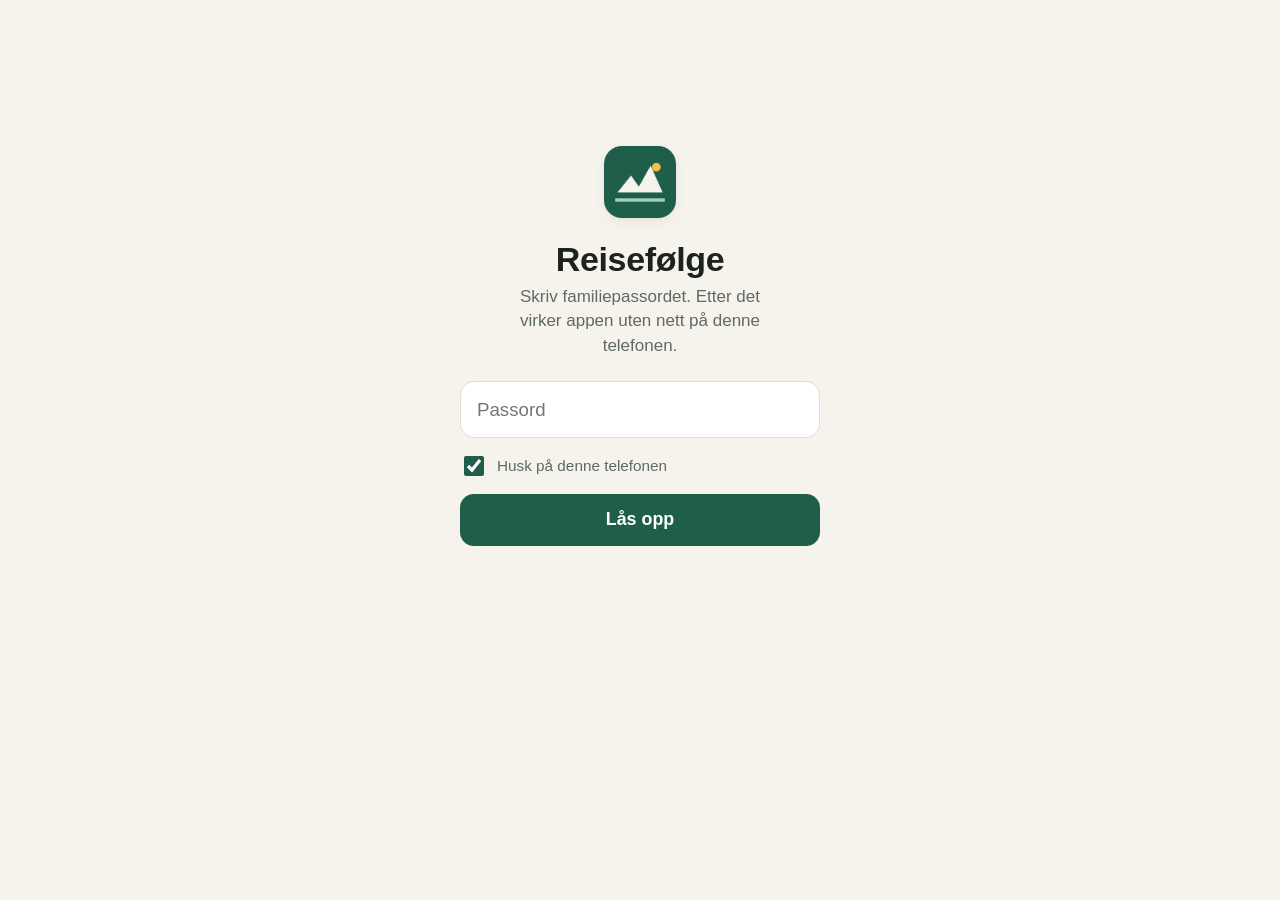
<file: index.html>
<!doctype html>
<html lang="nb">
<head>
<meta charset="utf-8">
<meta name="viewport" content="width=device-width, initial-scale=1, viewport-fit=cover">
<meta name="robots" content="noindex, nofollow">
<meta name="referrer" content="no-referrer">
<meta http-equiv="Content-Security-Policy" content="default-src 'self'; script-src 'self'; style-src 'self' 'unsafe-inline'; img-src 'self' data: blob:; font-src 'self' data:; connect-src 'self' https://api.open-meteo.com https://air-quality-api.open-meteo.com https://marine-api.open-meteo.com https://aerodatabox.p.rapidapi.com https://cdn.jsdelivr.net https://latest.currency-api.pages.dev https://open.er-api.com https://firestore.googleapis.com https://identitytoolkit.googleapis.com https://securetoken.googleapis.com; manifest-src 'self'; worker-src 'self'; object-src 'none'; base-uri 'none'; form-action 'none'">
<meta name="format-detection" content="telephone=no">
<meta name="theme-color" content="#f6f3ec" media="(prefers-color-scheme: light)">
<meta name="theme-color" content="#111514" media="(prefers-color-scheme: dark)">
<meta name="apple-mobile-web-app-capable" content="yes">
<meta name="mobile-web-app-capable" content="yes">
<meta name="apple-mobile-web-app-status-bar-style" content="default">
<meta name="apple-mobile-web-app-title" content="Vietnam">
<title>Vietnam reisefølge</title>
<link rel="manifest" href="manifest.webmanifest">
<link rel="icon" href="ikon.svg" type="image/svg+xml">
<link rel="apple-touch-icon" href="ikon-180.png">
<link rel="stylesheet" href="stil.css">
</head>
<body>
<header class="topp" id="topp">
  <div class="topp-v"><a id="tilbake" class="tilbake" href="#/reisen" hidden><svg viewBox="0 0 24 24" aria-hidden="true"><path d="M15 5l-7 7 7 7"/></svg><span>Tilbake</span></a></div>
  <div class="topp-tittel" id="toppTittel">Vietnam</div>
  <div class="topp-h"><a href="#/sok" class="sokknapp" id="sokknapp" hidden aria-label="Søk"><svg viewBox="0 0 24 24" aria-hidden="true"><circle cx="10.5" cy="10.5" r="6.2"/><path d="m15.2 15.2 4.8 4.8"/></svg></a><a href="#/nod" class="sos" id="sos" hidden aria-label="Nød og helse">SOS</a></div>
</header>
<div class="nett" id="nett" hidden>Uten nett – viser lagret versjon</div>
<main id="innhold" tabindex="-1">
  <section class="laas" id="laas">
    <div class="laas-ikon"><img src="ikon-180.png" alt="" width="72" height="72"></div>
    <h1>Reisefølge</h1>
    <p>Skriv familiepassordet. Etter det virker appen uten nett på denne telefonen.</p>
    <form id="laasSkjema" autocomplete="off">
      <input id="passord" type="password" placeholder="Passord" aria-label="Passord" autocapitalize="none" autocorrect="off" spellcheck="false" enterkeyhint="go" required>
      <label class="huske"><input type="checkbox" id="husk" checked> Husk på denne telefonen</label>
      <button type="submit" id="laasKnapp" class="knapp knapp-stor">Lås opp</button>
      <p class="feil" id="laasFeil" role="alert"></p>
    </form>
  </section>
</main>
<nav class="faner" id="faner" hidden aria-label="Hovedmeny">
  <a href="#/idag" data-fane="idag"><svg aria-hidden="true" viewBox="0 0 24 24"><rect x="3.5" y="5" width="17" height="15" rx="3"/><path d="M3.5 10h17M8 3v4M16 3v4"/></svg><span>I dag</span></a>
  <a href="#/reisen" data-fane="reisen"><svg aria-hidden="true" viewBox="0 0 24 24"><path d="M12 21s-6.5-6.2-6.5-11a6.5 6.5 0 0 1 13 0c0 4.8-6.5 11-6.5 11z"/><circle cx="12" cy="10" r="2.3"/></svg><span>Reisen</span></a>
  <a href="#/mat" data-fane="mat"><svg aria-hidden="true" viewBox="0 0 24 24"><path d="M7 3v8M4.5 3v5a2.5 2.5 0 0 0 5 0V3M7 11v10M17 3c-2 0-3.5 2.5-3.5 6s1.5 4 3.5 4v8"/></svg><span>Mat</span></a>
  <a href="#/penger" data-fane="penger"><svg aria-hidden="true" viewBox="0 0 24 24"><rect x="2.5" y="6" width="19" height="12" rx="2"/><circle cx="12" cy="12" r="2.8"/><path d="M6 9.5v5M18 9.5v5"/></svg><span>Penger</span></a>
  <a href="#/mer" data-fane="mer"><svg aria-hidden="true" viewBox="0 0 24 24"><circle cx="5.5" cy="12" r="1.6"/><circle cx="12" cy="12" r="1.6"/><circle cx="18.5" cy="12" r="1.6"/></svg><span>Mer</span></a>
</nav>
<div class="overlay" id="overlay" hidden role="dialog" aria-modal="true"></div>
<div class="toast" id="toast" hidden></div>
<script src="app.js"></script>
</body>
</html>
</file>
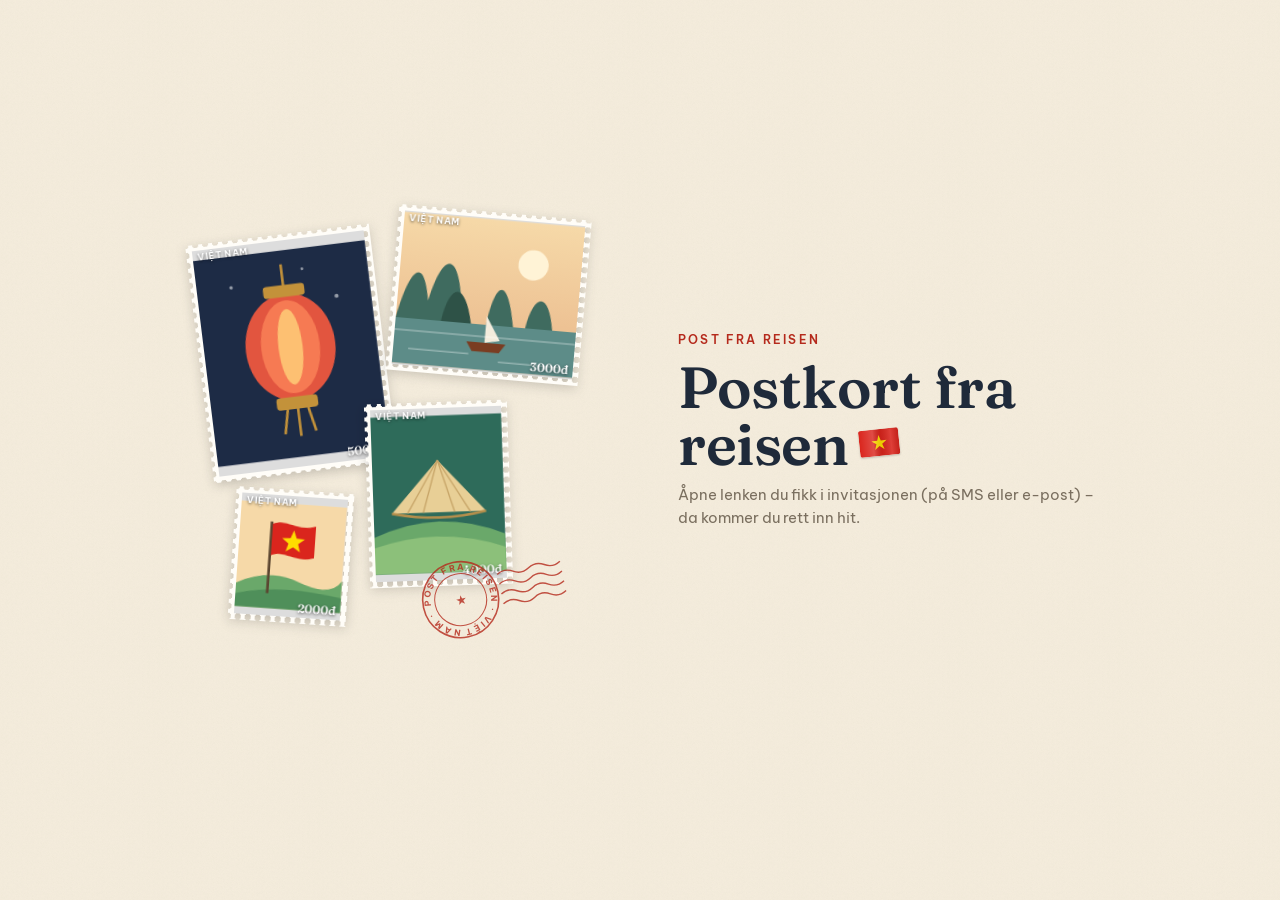
<file: gjest/index.html>
<!doctype html>
<html lang="nb">
<head>
<meta charset="utf-8">
<meta name="viewport" content="width=device-width, initial-scale=1, viewport-fit=cover">
<meta name="robots" content="noindex, nofollow">
<meta name="referrer" content="no-referrer">
<meta http-equiv="Content-Security-Policy" content="default-src 'self'; script-src 'self'; style-src 'self' 'unsafe-inline'; img-src 'self' data: blob:; font-src 'self'; connect-src 'self' https://firestore.googleapis.com https://identitytoolkit.googleapis.com https://securetoken.googleapis.com https://api.open-meteo.com; object-src 'none'; base-uri 'none'; form-action 'none'">
<meta name="format-detection" content="telephone=no">
<meta name="theme-color" content="#f4ecdc" media="(prefers-color-scheme: light)">
<meta name="theme-color" content="#1c1915" media="(prefers-color-scheme: dark)">
<meta name="apple-mobile-web-app-capable" content="yes">
<meta name="mobile-web-app-capable" content="yes">
<meta name="apple-mobile-web-app-title" content="Postkort">
<title>Postkort</title>
<link rel="icon" href="ikon.svg" type="image/svg+xml">
<link rel="apple-touch-icon" href="ikon-180.png">
<link rel="manifest" href="manifest.webmanifest">
<link rel="stylesheet" href="fonter.css">
<link rel="stylesheet" href="gjest.css?v=98b">
</head>
<body>
<div id="app" aria-live="polite"></div>
<div id="toast" class="toast" role="status" hidden></div>
<script src="kart.js"></script>
<script src="gjest.js?v=98b"></script>
</body>
</html>
</file>
<file: stil.css>
/* Vietnam reisefølge – iPhone-først. Farger som tokens, lys/mørk modus. */
:root {
  --bg: #f6f3ec;
  --flate: #ffffff;
  --flate2: #efeae0;
  --tekst: #1c2220;
  --dempet: #5f6965;
  --linje: #e3dccf;
  --aksent: #1f5f4a;
  --aksent-tekst: #ffffff;
  --aksent-lys: #e0eee7;
  --wa: #1a7f45;
  --gul: #8a5a00;
  --gul-bg: #fbf1dc;
  --gul-linje: #efd9a6;
  --rod: #b3261e;
  --rod-tekst: #ffffff;
  --rod-bg: #fbe7e4;
  --gronn: #1f6b3a;
  --gronn-bg: #e3f2e6;
  --skygge: 0 1px 2px rgba(28,34,32,.05), 0 4px 14px rgba(28,34,32,.05);
  --hero-bg: #1f5f4a;
  --hero-tekst: #ffffff;
  --sos-bg: #c62a20;
  --r: 16px;
  --topp-h: 52px;
  color-scheme: light;
}
@media (prefers-color-scheme: dark) {
  :root:not([data-theme="light"]) {
    --bg: #111514; --flate: #1b201f; --flate2: #252c2a; --tekst: #e8ede9; --dempet: #9ea9a4;
    --linje: #2f3735; --aksent: #6fc7a3; --aksent-tekst: #0b1f17; --aksent-lys: #1c3129; --wa: #3ecf7c;
    --gul: #f1c265; --gul-bg: #2c2516; --gul-linje: #4a3d1f; --rod: #ff8b80; --rod-tekst: #2a0906; --rod-bg: #3a1e1b;
    --gronn: #7fd49a; --gronn-bg: #1a2e21; --skygge: none; color-scheme: dark; --hero-bg: #1e4a3c; --hero-tekst: #eaf4ef; --sos-bg: #d7372c;
  }
}
:root[data-theme="dark"] {
  --bg: #111514; --flate: #1b201f; --flate2: #252c2a; --tekst: #e8ede9; --dempet: #9ea9a4;
  --linje: #2f3735; --aksent: #6fc7a3; --aksent-tekst: #0b1f17; --aksent-lys: #1c3129; --wa: #3ecf7c;
  --gul: #f1c265; --gul-bg: #2c2516; --gul-linje: #4a3d1f; --rod: #ff8b80; --rod-tekst: #2a0906; --rod-bg: #3a1e1b;
  --gronn: #7fd49a; --gronn-bg: #1a2e21; --skygge: none; color-scheme: dark; --hero-bg: #1e4a3c; --hero-tekst: #eaf4ef; --sos-bg: #d7372c;
}

/* Dynamic Type: følger tekststørrelsen brukeren har valgt i iOS */
html { font-size: 17px; -webkit-text-size-adjust: 100%; }
@supports (font: -apple-system-body) { html { font: -apple-system-body; } }
* { box-sizing: border-box; }
[hidden] { display: none !important; }
body {
  margin: 0; background: var(--bg); color: var(--tekst);
  font-family: -apple-system, BlinkMacSystemFont, "SF Pro Text", "Segoe UI", Roboto, "Helvetica Neue", Arial, sans-serif;
  font-size: 1rem; line-height: 1.45; -webkit-font-smoothing: antialiased;
  -webkit-tap-highlight-color: transparent;
}
a { color: var(--aksent); text-underline-offset: 2px; }
strong { font-weight: 650; }
h1, h2, h3 { line-height: 1.15; margin: 0; letter-spacing: -.01em; }
button { font: inherit; color: inherit; }
svg { flex: none; }

/* ---------- toppfelt ---------- */
.topp {
  position: sticky; top: 0; z-index: 10;
  display: grid; grid-template-columns: 1fr auto 1fr; align-items: center;
  min-height: calc(var(--topp-h) + env(safe-area-inset-top));
  padding: env(safe-area-inset-top) max(12px, env(safe-area-inset-right)) 0 max(12px, env(safe-area-inset-left));
  background: color-mix(in srgb, var(--bg) 82%, transparent);
  backdrop-filter: saturate(1.8) blur(18px); -webkit-backdrop-filter: saturate(1.8) blur(18px);
  border-bottom: .5px solid transparent; transition: border-color .2s;
}
.topp.skygge { border-bottom-color: var(--linje); }
.topp-tittel { font-weight: 600; font-size: 1rem; opacity: 0; transition: opacity .2s; white-space: nowrap; overflow: hidden; text-overflow: ellipsis; max-width: 55vw; }
.topp.skygge .topp-tittel { opacity: 1; }
.topp-v { justify-self: start; }
.topp-h { justify-self: end; }
.tilbake { display: inline-flex; align-items: center; gap: 2px; min-height: 44px; padding-right: 8px; text-decoration: none; font-size: 1rem; }
.tilbake svg { width: 24px; height: 24px; fill: none; stroke: currentColor; stroke-width: 2.4; stroke-linecap: round; stroke-linejoin: round; margin-left: -6px; }
.sos {
  display: inline-flex; align-items: center; justify-content: center; min-width: 60px; min-height: 44px; padding: 0 14px;
  border-radius: 99px; background: var(--sos-bg); color: #fff; font-weight: 800; font-size: .83rem; letter-spacing: .06em; text-decoration: none;
}
.nett { position: sticky; top: calc(var(--topp-h) + env(safe-area-inset-top)); z-index: 9; text-align: center; font-size: .83rem; padding: 4px; background: var(--gul-bg); color: var(--gul); }

main {
  max-width: 680px; margin: 0 auto; outline: none;
  padding: 4px max(16px, env(safe-area-inset-right)) calc(96px + env(safe-area-inset-bottom)) max(16px, env(safe-area-inset-left));
}

/* ---------- faner ---------- */
.faner {
  position: fixed; left: 0; right: 0; bottom: 0; z-index: 10;
  display: grid; grid-template-columns: repeat(5, 1fr);
  background: color-mix(in srgb, var(--flate) 88%, transparent);
  backdrop-filter: saturate(1.8) blur(18px); -webkit-backdrop-filter: saturate(1.8) blur(18px);
  border-top: .5px solid var(--linje);
  padding: 0 env(safe-area-inset-right) env(safe-area-inset-bottom) env(safe-area-inset-left);
}
.faner a {
  display: flex; flex-direction: column; align-items: center; justify-content: center; gap: 2px;
  min-height: 54px; padding-top: 6px; font-size: .62rem; font-weight: 500; color: var(--dempet); text-decoration: none;
}
.faner svg { width: 27px; height: 27px; fill: none; stroke: currentColor; stroke-width: 1.7; stroke-linecap: round; stroke-linejoin: round; }
.faner a.aktiv { color: var(--aksent); }
.faner a.aktiv svg { stroke-width: 2.1; }

/* ---------- lås ---------- */
.laas { padding-top: 10vh; text-align: center; }
.laas-ikon img { border-radius: 18px; box-shadow: var(--skygge); }
.laas h1 { font-size: 2rem; margin: 14px 0 6px; }
.laas p { color: var(--dempet); margin: 0 auto 22px; max-width: 30ch; }
.laas form { display: grid; gap: 12px; max-width: 360px; margin: 0 auto; text-align: left; }
.laas input[type=password] {
  font: inherit; font-size: 1.1rem; padding: 14px 16px; border-radius: 14px; min-height: 52px;
  border: 1px solid var(--linje); background: var(--flate); color: var(--tekst);
}
.huske { display: flex; gap: 10px; align-items: center; color: var(--dempet); font-size: .9rem; min-height: 32px; }
.huske input { width: 20px; height: 20px; accent-color: var(--aksent); }
.feil { color: var(--rod); min-height: 1.4em; margin: 0; text-align: center; }

/* ---------- knapper ---------- */
.knapp {
  display: inline-flex; align-items: center; justify-content: center; gap: 8px;
  min-height: 44px; padding: 10px 18px; border: 0; border-radius: 14px; cursor: pointer;
  background: var(--aksent); color: var(--aksent-tekst); font-weight: 600; font-size: 1rem; text-decoration: none;
}
.knapp-stor { min-height: 52px; font-size: 1.05rem; }
.knapp:disabled { opacity: .6; }
.knapp-rod { background: var(--rod); color: var(--rod-tekst); }
.knapp-full { width: 100%; }
.knapper { display: flex; flex-wrap: wrap; gap: 8px; margin-top: 10px; }
.kb {
  display: inline-flex; align-items: center; gap: 7px; min-height: 44px; padding: 8px 14px; border-radius: 12px;
  background: var(--flate2); color: var(--tekst); font-size: .92rem; font-weight: 600; text-decoration: none; border: 0;
}
.kb svg { width: 19px; height: 19px; fill: none; stroke: currentColor; stroke-width: 2; stroke-linecap: round; stroke-linejoin: round; }
.kb.wa { background: var(--wa); color: #fff; }
:root[data-theme="dark"] .kb.wa { color: #062313; }
@media (prefers-color-scheme: dark) { :root:not([data-theme="light"]) .kb.wa { color: #062313; } }
.kb.wa svg { fill: currentColor; stroke: none; }
.kb.tel { background: var(--aksent-lys); color: var(--aksent); }

/* ---------- sidetopp ---------- */
.stor-tittel { margin: 6px 0 14px; }
.stor-tittel h1 { font-size: 2.05rem; font-weight: 750; }
.stor-tittel .under { color: var(--dempet); margin-top: 4px; font-size: .95rem; }
.stor-tittel .ingress { margin: 8px 0 0; }

/* ---------- kort ---------- */
.kort {
  background: var(--flate); border-radius: var(--r); box-shadow: var(--skygge);
  padding: 14px 16px; margin-bottom: 12px; border: .5px solid var(--linje);
}
.kort > h2 { font-size: 1.06rem; font-weight: 650; margin-bottom: 10px; display: flex; align-items: center; gap: 8px; }
.kort > h2 .ikon, summary .ikon { width: 21px; height: 21px; stroke: var(--aksent); fill: none; stroke-width: 1.9; stroke-linecap: round; stroke-linejoin: round; }
.kort p { margin: 0 0 8px; }
.kort p:last-child { margin-bottom: 0; }
.kort.advarsel { background: var(--gul-bg); border-color: var(--gul-linje); }
.kort.advarsel > h2 .ikon { stroke: var(--gul); }
.kort.bestilt { border-left: 4px solid var(--gronn); }
.kort.bestilt > h2 .ikon { stroke: var(--gronn); }
.kort.ideer > h2 .ikon { stroke: var(--gul); }
.seksjonstittel { font-size: .83rem; font-weight: 600; text-transform: uppercase; letter-spacing: .05em; color: var(--dempet); margin: 22px 4px 8px; }

dl.rader { margin: 0; display: grid; grid-template-columns: minmax(82px, 28%) 1fr; gap: 8px 12px; }
dl.rader dt { color: var(--dempet); font-size: .88rem; padding-top: 1px; }
dl.rader dd { margin: 0; overflow-wrap: anywhere; }
@media (max-width: 350px) { dl.rader { grid-template-columns: 1fr; gap: 0; } dl.rader dd { margin-bottom: 8px; } }

ol.steg { list-style: none; margin: 0; padding: 0; display: grid; gap: 12px; }
ol.steg li { padding-left: 12px; border-left: 3px solid var(--aksent-lys); }

details.fold { margin-bottom: 12px; background: var(--flate); border-radius: var(--r); border: .5px solid var(--linje); box-shadow: var(--skygge); }
details.fold > summary {
  list-style: none; cursor: pointer; display: flex; align-items: center; gap: 8px; min-height: 52px; padding: 12px 16px;
  font-weight: 650; font-size: 1.02rem;
}
details.fold > summary::-webkit-details-marker { display: none; }
details.fold > summary::after { content: ""; margin-left: auto; width: 9px; height: 9px; border-right: 2px solid var(--dempet); border-bottom: 2px solid var(--dempet); transform: rotate(45deg); transition: transform .2s; }
details.fold[open] > summary::after { transform: rotate(-135deg); }
details.fold > .innhold { padding: 0 16px 14px; }
.antall { color: var(--dempet); font-weight: 500; font-size: .9rem; }

.bilder { display: grid; grid-template-columns: 1fr 1fr; gap: 8px; margin-top: 12px; }
.bilder figure { margin: 0; }
.bilder img { width: 100%; aspect-ratio: 1; object-fit: cover; border-radius: 12px; border: .5px solid var(--linje); background: var(--flate2); cursor: zoom-in; display: block; }
.bilder figcaption { font-size: .83rem; color: var(--dempet); margin-top: 4px; }

.ref { display: inline; text-align: left; line-height: 1.6; -webkit-box-decoration-break: clone; box-decoration-break: clone; font-family: ui-monospace, SFMono-Regular, Menlo, monospace; font-size: .9em; background: var(--flate2); padding: 2px 7px; border-radius: 7px; border: 0; color: var(--tekst); cursor: copy; }
.brikke { display: inline-block; font-size: .83rem; font-weight: 650; padding: 2px 8px; border-radius: 99px; background: var(--flate2); color: var(--dempet); vertical-align: 1px; }
.brikke.husk { background: var(--gul-bg); color: var(--gul); }
.brikke.bestilt { background: var(--gronn-bg); color: var(--gronn); }

/* ---------- hotell ---------- */
.hotell .hnavn { font-size: 1.18rem; font-weight: 700; }
.hotell .hadr { color: var(--dempet); margin: 2px 0 10px; }
.tider { display: flex; gap: 8px; margin: 8px 0 10px; flex-wrap: wrap; }
.tider span { background: var(--flate2); border-radius: 10px; padding: 6px 10px; font-size: .88rem; }
.tider b { font-weight: 650; }
.hnett { display: inline-block; margin-top: 10px; color: var(--dempet); font-size: .83rem; text-decoration: underline; text-underline-offset: 2px; }

/* ---------- kontakt ---------- */
.kontakt { padding: 12px 0; border-top: .5px solid var(--linje); }
.kontakt:first-child { border-top: 0; padding-top: 2px; }
.kontakt .knavn { font-weight: 650; }
.kontakt .krolle { color: var(--dempet); font-size: .9rem; }
.kontakt .kmerk { font-size: .9rem; margin-top: 4px; }
.kontakt .knapper { margin-top: 8px; }

/* ---------- fly ---------- */
.fly { border: .5px solid var(--linje); border-radius: 14px; padding: 12px 14px; margin-top: 10px; background: var(--flate); }
.fly:first-child { margin-top: 0; }
.fly .ftopp { display: flex; justify-content: space-between; align-items: baseline; gap: 8px; }
.fly .fnr { font-weight: 750; font-size: 1.06rem; }
.fly .fdato { color: var(--dempet); font-size: .85rem; text-align: right; }
.fly .rute { display: grid; grid-template-columns: 1fr auto 1fr; gap: 8px; align-items: center; margin: 10px 0; }
.fly .tid { font-size: 1.5rem; font-weight: 700; font-variant-numeric: tabular-nums; line-height: 1.1; }
.fly .tid sup { font-size: .6em; color: var(--dempet); margin-left: 2px; }
.fly .sted { font-size: .85rem; color: var(--dempet); }
.fly .sted b { color: var(--tekst); font-weight: 600; }
.fly .pil { color: var(--dempet); font-size: 1.2rem; }
.fly .h { text-align: right; }
.fly .fmeta { font-size: .88rem; display: flex; flex-wrap: wrap; gap: 6px 14px; align-items: center; }
.fly .dittsete { background: var(--aksent-lys); color: var(--aksent); border-radius: 10px; padding: 4px 10px; font-weight: 700; }
.fly .finfo { font-size: .88rem; color: var(--dempet); margin-top: 8px; }
.fly table { width: 100%; border-collapse: collapse; font-size: .86rem; margin-top: 8px; }
.fly td { padding: 4px 0; border-top: .5px solid var(--linje); }
.fly td:last-child { text-align: right; font-variant-numeric: tabular-nums; }
.fly tr.meg td { font-weight: 700; color: var(--aksent); }

/* ---------- i dag ---------- */
.hei { color: var(--dempet); margin: 4px 0 2px; font-size: .95rem; }
.dagnav { display: grid; grid-template-columns: 48px 1fr 48px; align-items: center; gap: 8px; margin: 2px 0 12px; }
.pilknapp {
  width: 48px; height: 48px; border-radius: 99px; border: .5px solid var(--linje); background: var(--flate);
  display: grid; place-items: center; cursor: pointer; color: var(--aksent); box-shadow: var(--skygge);
}
.pilknapp svg { width: 24px; height: 24px; fill: none; stroke: currentColor; stroke-width: 2.4; stroke-linecap: round; stroke-linejoin: round; }
.pilknapp:disabled { opacity: .3; }
.dagtittel { text-align: center; }
.dagtittel b { display: block; font-size: 1.5rem; font-weight: 750; letter-spacing: -.01em; }
.dagtittel span { color: var(--dempet); font-size: .88rem; }
.idagknapp { background: none; border: 0; color: var(--aksent); font-weight: 600; font-size: .88rem; padding: 4px 8px; min-height: 32px; cursor: pointer; }
.hero { background: var(--hero-bg); color: var(--hero-tekst); border: 0; }
.hero h2 { font-size: 1.4rem; font-weight: 750; margin-bottom: 2px; }
.hero p { margin: 0; opacity: .92; }
.hero a { color: inherit; font-weight: 600; }
.nedtelling { background: var(--aksent-lys); border-color: transparent; box-shadow: none; }
.nedtelling h2 { color: var(--aksent); font-size: 1.3rem; }
.neste { border-left: 4px solid var(--aksent); }
.neste .nesteetikett { font-size: .83rem; font-weight: 700; text-transform: uppercase; letter-spacing: .05em; color: var(--aksent); }
.neste .nestetittel { font-size: 1.15rem; font-weight: 700; margin: 2px 0; }
.neste .nestetid { color: var(--dempet); font-size: .9rem; }

ul.tidslinje { list-style: none; margin: 0; padding: 0; }
ul.tidslinje > li { display: grid; grid-template-columns: 56px 1fr; gap: 10px; padding: 11px 0; border-top: .5px solid var(--linje); }
ul.tidslinje > li:first-child { border-top: 0; padding-top: 0; }
ul.tidslinje .kl { font-weight: 700; font-variant-numeric: tabular-nums; }
ul.tidslinje .merk { color: var(--dempet); font-size: .9rem; }
ul.tidslinje .oppg .kl { color: var(--gul); }
ul.tidslinje .knapper { margin-top: 6px; }
ul.tidslinje .kb { min-height: 38px; padding: 6px 12px; font-size: .85rem; }
ul.program { margin: 0; padding: 0; list-style: none; columns: 1; }
ul.program li { padding: 5px 0; border-top: .5px solid var(--linje); font-size: .92rem; }
ul.program li:first-child { border-top: 0; }

/* ---------- reisen ---------- */
.stedliste { display: grid; gap: 10px; }
.stedkort { display: grid; grid-template-columns: 1fr auto; gap: 2px 10px; align-items: center; text-decoration: none; color: inherit; min-height: 64px; margin: 0; }
.stedkort b { font-size: 1.15rem; }
.stedkort .dato { color: var(--dempet); font-size: .88rem; }
.stedkort .netter { grid-row: span 2; color: var(--dempet); font-size: .85rem; text-align: right; display: flex; align-items: center; gap: 6px; }
.stedkort .netter svg { width: 18px; height: 18px; fill: none; stroke: var(--dempet); stroke-width: 2.2; stroke-linecap: round; }
.stedkort.naa { border-color: var(--aksent); box-shadow: 0 0 0 1.5px var(--aksent); }
.naa-merke { color: var(--aksent); font-weight: 700; }
/* Hopp til et kort (snarveier, søk) havner under topplinja, ikke bak den */
html { scroll-padding-top: calc(var(--topp-h) + env(safe-area-inset-top) + 8px); }
.snarveier { display: grid; grid-template-columns: repeat(var(--n, 4), minmax(0, 1fr)); gap: 8px; margin: 0 0 14px; }
.sv {
  display: flex; flex-direction: column; align-items: center; justify-content: center; gap: 6px; min-height: 66px; padding: 10px 2px 8px;
  border-radius: 14px; background: var(--flate); color: var(--tekst); border: .5px solid var(--linje); box-shadow: var(--skygge);
  font: inherit; font-size: .8rem; font-weight: 600; line-height: 1.15; text-decoration: none; cursor: pointer; -webkit-tap-highlight-color: transparent;
}
.sv:active { background: var(--flate2); }
.sv-ik { position: relative; display: inline-flex; color: var(--aksent); }
.sv-ik svg { width: 23px; height: 23px; fill: none; stroke: currentColor; stroke-width: 2; stroke-linecap: round; stroke-linejoin: round; }
.sv-n { position: absolute; top: -7px; left: calc(100% - 7px); min-width: 18px; height: 18px; padding: 0 5px; border-radius: 9px; background: var(--aksent); color: var(--aksent-tekst); font-size: .68rem; font-weight: 700; line-height: 18px; text-align: center; }
.sv-t { max-width: 100%; overflow: hidden; text-overflow: ellipsis; white-space: nowrap; padding: 0 2px; }
.navnedre { display: grid; grid-template-columns: 1fr 1fr; gap: 10px; margin-top: 18px; }
.navnedre a { text-decoration: none; background: var(--flate); border: .5px solid var(--linje); border-radius: 14px; padding: 10px 14px; font-size: .85rem; color: var(--dempet); min-height: 56px; }
.navnedre a b { display: block; color: var(--aksent); font-size: 1rem; }
.navnedre a.neste-sted { text-align: right; grid-column: 2; }

/* ---------- ideer ---------- */
.ide { padding: 10px 0; border-top: .5px solid var(--linje); }
.ide:first-child { border-top: 0; padding-top: 0; }
.ide b { display: block; }
.ide .praktisk { color: var(--dempet); font-size: .88rem; margin-top: 2px; }

/* ---------- sykehus ---------- */
.sykehus { padding: 10px 0; border-top: .5px solid var(--linje); }
.sykehus:first-child { border-top: 0; padding-top: 0; }
.sykehus .snavn { font-weight: 650; }
.sykehus .smerk { font-size: .88rem; color: var(--dempet); }

/* ---------- mat ---------- */
.velger { display: flex; gap: 8px; overflow-x: auto; margin: 0 -16px 12px; padding: 2px 16px 4px; scrollbar-width: none; }
.velger::-webkit-scrollbar { display: none; }
.velger button {
  flex: none; min-height: 38px; padding: 6px 14px; border-radius: 99px; border: .5px solid var(--linje);
  background: var(--flate); color: var(--tekst); font-size: .9rem; font-weight: 600; cursor: pointer;
}
.velger button.valgt { background: var(--aksent); color: var(--aksent-tekst); border-color: var(--aksent); }
.segment { display: grid; grid-auto-flow: column; grid-auto-columns: 1fr; background: var(--flate2); border-radius: 11px; padding: 2px; margin-bottom: 12px; }
.segment button { border: 0; background: none; min-height: 34px; border-radius: 9px; font-size: .86rem; font-weight: 600; color: var(--dempet); cursor: pointer; }
.segment button.valgt { background: var(--flate); color: var(--tekst); box-shadow: 0 1px 3px rgba(0,0,0,.12); }
.rest { background: var(--flate); border-radius: var(--r); border: .5px solid var(--linje); box-shadow: var(--skygge); margin-bottom: 10px; }
.rest > summary { list-style: none; cursor: pointer; padding: 12px 14px; display: grid; gap: 4px; }
.rest > summary::-webkit-details-marker { display: none; }
.rest .rtopp { display: flex; justify-content: space-between; gap: 10px; align-items: flex-start; }
.rest .rnavn { font-weight: 700; font-size: 1.02rem; }
.rest .rkj { color: var(--dempet); font-size: .86rem; }
.rest .scorer { display: flex; gap: 6px; flex-wrap: wrap; margin-top: 4px; }
.score { display: inline-flex; align-items: center; gap: 4px; font-size: .83rem; font-weight: 700; padding: 3px 8px; border-radius: 8px; }
.score.g { background: var(--gronn-bg); color: var(--gronn); }
.score.y { background: var(--gul-bg); color: var(--gul); }
.score.r { background: var(--rod-bg); color: var(--rod); }
.maaltid { font-size: .83rem; font-weight: 700; color: var(--dempet); letter-spacing: .03em; white-space: nowrap; }
.rest .rinnhold { padding: 0 14px 14px; }
.rest .rinnhold p { margin: 0 0 8px; font-size: .92rem; }
.rest .rinnhold dl.rader dd { font-size: .92rem; }
.tom { color: var(--dempet); }

/* ---------- omregner ---------- */
.omregner { display: grid; grid-template-columns: 1fr 1fr; gap: 10px; }
.omregner label { display: grid; gap: 4px; font-size: .85rem; color: var(--dempet); }
.omregner input { font: inherit; font-size: 1.3rem; font-weight: 700; padding: 10px 12px; min-height: 52px; border-radius: 12px; border: .5px solid var(--linje); background: var(--bg); color: var(--tekst); width: 100%; font-variant-numeric: tabular-nums; }
.omregner .kurs { grid-column: 1 / -1; display: flex; align-items: center; gap: 8px; font-size: .88rem; color: var(--dempet); }
.omregner .kurs input { font-size: 1rem; font-weight: 500; padding: 6px 10px; min-height: 40px; width: 100px; }
.snarvei { display: flex; flex-wrap: wrap; gap: 6px; margin-top: 12px; }
.snarvei button { border: 0; background: var(--flate2); color: var(--tekst); border-radius: 10px; min-height: 38px; padding: 6px 12px; font-size: .86rem; font-weight: 600; cursor: pointer; }

/* ---------- nød ---------- */
.nodgrid { display: grid; grid-template-columns: repeat(3, 1fr); gap: 8px; margin-bottom: 8px; }
.nodgrid a { display: block; text-align: center; text-decoration: none; background: var(--rod); color: var(--rod-tekst); border-radius: 16px; padding: 12px 4px; min-height: 80px; }
.nodgrid a b { display: block; font-size: 1.9rem; line-height: 1.1; }
.nodgrid a span { font-size: .83rem; font-weight: 600; }
.nodmerk { font-size: .85rem; color: var(--dempet); margin: 0 4px 14px; }

/* ---------- mer (liste) ---------- */
.liste { background: var(--flate); border-radius: var(--r); border: .5px solid var(--linje); box-shadow: var(--skygge); overflow: hidden; margin-bottom: 14px; }
.liste a, .liste button.rad { display: flex; align-items: center; gap: 12px; min-height: 52px; padding: 10px 16px; text-decoration: none; color: var(--tekst); border: 0; border-top: .5px solid var(--linje); width: 100%; background: none; text-align: left; font-size: 1rem; cursor: pointer; }
.liste > :first-child { border-top: 0; }
.liste .lik { width: 30px; height: 30px; border-radius: 8px; display: grid; place-items: center; background: var(--aksent); color: var(--aksent-tekst); flex: none; }
.liste .lik svg { width: 18px; height: 18px; fill: none; stroke: currentColor; stroke-width: 2; stroke-linecap: round; stroke-linejoin: round; }
.liste .lik.rod { background: var(--rod); color: var(--rod-tekst); }
.liste .lik.gul { background: var(--gul); color: var(--gul-bg); }
.liste .ltekst { flex: 1; }
.liste .ltekst small { display: block; color: var(--dempet); font-size: .83rem; }
.liste .pil { width: 9px; height: 9px; border-right: 2px solid var(--dempet); border-top: 2px solid var(--dempet); transform: rotate(45deg); opacity: .6; }
.personer { display: grid; grid-template-columns: repeat(4, 1fr); gap: 8px; }
.personer button { min-height: 48px; border-radius: 12px; border: .5px solid var(--linje); background: var(--flate); font-weight: 650; cursor: pointer; color: var(--tekst); }
.personer button.valgt { background: var(--aksent); color: var(--aksent-tekst); border-color: var(--aksent); }

/* ---------- kontakter ---------- */
.sok { position: sticky; top: calc(var(--topp-h) + env(safe-area-inset-top)); z-index: 5; padding: 6px 0 10px; background: var(--bg); }
.sok input { width: 100%; font: inherit; font-size: 1rem; min-height: 44px; padding: 10px 14px; border-radius: 12px; border: 0; background: var(--flate2); color: var(--tekst); }

/* ---------- overlay, toast ---------- */
.overlay { position: fixed; inset: 0; z-index: 30; background: #fff; color: #111; overflow: auto; padding: calc(64px + env(safe-area-inset-top)) 22px calc(40px + env(safe-area-inset-bottom)); }
.overlay.bilde { background: #000; display: grid; place-items: center; padding: 0; }
.overlay.bilde img { max-width: 100%; max-height: 100dvh; }
.overlay .lukk { position: fixed; top: calc(12px + env(safe-area-inset-top)); right: 14px; min-height: 44px; padding: 0 18px; border-radius: 99px; border: 0; background: #111; color: #fff; font-weight: 700; cursor: pointer; }
.hk-stor { max-width: 640px; margin: 0 auto; }
.hk-stor .no { font-size: .95rem; color: #555; margin: 0 0 26px; }

.bunn { text-align: center; color: var(--dempet); font-size: .83rem; margin-top: 26px; }
@media (min-width: 700px) { .nodgrid a b { font-size: 2.2rem; } }
@media (prefers-reduced-motion: reduce) { * { transition: none !important; } }
.kontaktblokk { margin-top: 12px; padding-top: 4px; border-top: .5px solid var(--linje); }
.kontaktblokk .kontakt:first-child { padding-top: 10px; }
details.flydet > summary { list-style: none; cursor: pointer; min-height: 36px; display: flex; align-items: center; gap: 6px; margin-top: 6px; font-size: .86rem; color: var(--aksent); font-weight: 600; }
details.flydet > summary::-webkit-details-marker { display: none; }
details.flydet > summary::after { content: "›"; transition: transform .2s; }
details.flydet[open] > summary::after { transform: rotate(90deg); }
.krolle { color: var(--dempet); font-size: .9rem; }
.kort .fly { border: 0; border-top: .5px solid var(--linje); border-radius: 0; padding: 12px 0 4px; margin-top: 0; background: none; }
.kort .fly:first-child { border-top: 0; padding-top: 0; }
.flyliste .fly { box-shadow: var(--skygge); margin-bottom: 10px; margin-top: 0; }
.kort > h2 + .fly { border-top: 0; padding-top: 0; }

.kontakt .kbruk { font-size: .9rem; margin-top: 4px; }
.kontakt .kmerk { color: var(--dempet); font-size: .85rem; }
.hvem { font-size: .83rem; color: var(--dempet); margin-top: 6px; }

.kursinfo { grid-column: 1 / -1; font-size: .83rem; color: var(--dempet); margin-top: -4px; }
.kort .velger { margin: 0 -16px 10px; }
.kortvalg { display: grid; grid-template-columns: 1fr 1fr; gap: 6px; margin: 26px 0 8px; background: #eee; padding: 3px; border-radius: 12px; }
.kortvalg button { border: 0; background: none; min-height: 40px; border-radius: 10px; font-weight: 700; color: #555; cursor: pointer; font-size: .9rem; }
.kortvalg button.valgt { background: #fff; color: #111; box-shadow: 0 1px 3px rgba(0,0,0,.15); }

.velgdato { font-weight: 500; opacity: .75; margin-left: 4px; }
.fremdrift { display: flex; align-items: center; gap: 10px; margin: 0 2px 12px; font-size: .88rem; color: var(--dempet); }
.fbar { flex: 1; height: 8px; border-radius: 99px; background: var(--flate2); overflow: hidden; }
.fbar span { display: block; height: 100%; background: var(--gronn); border-radius: 99px; transition: width .2s; }
.kort.pakk { padding-bottom: 6px; }
.pakkunder { font-size: .83rem; font-weight: 700; text-transform: uppercase; letter-spacing: .04em; color: var(--dempet); margin: 12px 0 2px; }
.pakkrad { display: flex; gap: 12px; align-items: flex-start; min-height: 48px; padding: 10px 0; border-top: .5px solid var(--linje); cursor: pointer; }
.kort.pakk > h2 + .pakkrad, .pakkunder + .pakkrad { border-top: 0; }
.pakkrad input { width: 24px; height: 24px; margin: 1px 0 0; flex: none; accent-color: var(--gronn); }
.pakkrad .pnavn { display: block; }
.pakkrad .pmerk { display: block; font-size: .83rem; color: var(--dempet); }
.pakkrad.ok .pnavn { color: var(--dempet); text-decoration: line-through; }
.knapp-sek { background: var(--flate2); color: var(--tekst); margin-top: 6px; }
.overlay::before { content: ""; position: fixed; top: 0; left: 0; right: 0; height: calc(66px + env(safe-area-inset-top)); background: rgba(255,255,255,.96); z-index: 1; }
.overlay.bilde::before { background: rgba(0,0,0,.6); }
.overlay .lukk { z-index: 2; }

.klokker { position: relative; display: grid; grid-template-columns: 1fr 1fr; gap: 1px; margin: 4px 0 14px; background: var(--linje); border-radius: var(--r); overflow: hidden; border: .5px solid var(--linje); box-shadow: var(--skygge); }
.klokke { background: var(--flate); padding: 12px 14px 14px; display: grid; gap: 1px; }
.klokke .ksted { font-size: .83rem; font-weight: 700; letter-spacing: .08em; text-transform: uppercase; color: var(--dempet); }
.klokke .ktid { font-size: 2.1rem; font-weight: 700; font-variant-numeric: tabular-nums; letter-spacing: -.02em; line-height: 1.05; }
.klokke .kdag { font-size: .83rem; color: var(--dempet); }
.klokke.natt .ktid { color: var(--dempet); }
.klokke.natt .ksted::after { content: " · natt"; font-weight: 600; letter-spacing: .02em; text-transform: none; }
.kdiff { grid-column: 1 / -1; background: var(--flate2); color: var(--dempet); font-size: .83rem; font-weight: 600; text-align: center; padding: 6px; }
.segment-stor button { min-height: 40px; font-size: .95rem; }
.nedtelling h2 { margin-bottom: 0; }

/* ---------- kort (hk) v3 (overlayet er alltid hvitt: faste farger) ---------- */
.knapp-lys { background: var(--flate2); color: var(--tekst); }
.knapp-par { display: grid; grid-template-columns: 1fr 1fr; gap: 8px; margin-bottom: 12px; }
.lenkeknapp { border: 0; background: none; color: #555; text-decoration: underline; font-size: .9rem; padding: 6px 0; cursor: pointer; }
.overlay .knapp-rod { background: #b3261e; color: #fff; }
.overlay .knapp-lys { background: #ececec; color: #111; }
.kortskjerm { display: grid; grid-template-columns: 1fr 1fr; gap: 4px; background: #eee; padding: 3px; border-radius: 12px; margin: 0 0 16px; }
.kortskjerm button { border: 0; background: none; min-height: 40px; border-radius: 10px; font-weight: 700; color: #555; font-size: .92rem; cursor: pointer; }
.kortskjerm button.valgt { background: #fff; color: #111; box-shadow: 0 1px 3px rgba(0,0,0,.15); }
.kortskjerm button.nod.valgt { background: #b3261e; color: #fff; }
.ak { color: #111; }
.ak-til { margin: 0 0 12px; color: #b3261e; font-weight: 800; font-size: .95rem; letter-spacing: .03em; }
.ak-topp { display: grid; grid-template-columns: 30% 1fr; gap: 14px; align-items: center; margin-bottom: 8px; }
.ak-bilde { width: 100%; height: auto; display: block; }
.ak-overskrift { margin: 0; font-size: clamp(2rem, 10vw, 3rem); line-height: 1.02; font-weight: 900; color: #b3261e; letter-spacing: -.01em; }
.ak-stoff { margin: 6px 0 0; font-size: clamp(1.25rem, 5.6vw, 1.7rem); line-height: 1.15; font-weight: 850; }
.ak-eks { margin: 4px 0 16px; font-size: 1.02rem; color: #333; }
.ak-eks:has(+ .ak-ok) { margin-bottom: 4px; }
.ak-ok { margin: 0 0 16px; font-size: 1.02rem; font-weight: 700; color: #1f6b3a; }
.ak-intro { margin: 0 0 14px; font-size: 1.22rem; line-height: 1.35; font-weight: 700; }
.ak-forbud, .ak-linjer { list-style: none; margin: 0 0 18px; padding: 0; }
.ak-forbud li { position: relative; padding: 10px 0 10px 38px; border-top: 1px solid #e6e6e6; font-size: 1.1rem; line-height: 1.35; font-weight: 600; }
.ak-forbud li::before { content: "✕"; position: absolute; left: 4px; top: 9px; width: 24px; height: 24px; border-radius: 50%; background: #b3261e; color: #fff; font-size: .83rem; font-weight: 900; display: grid; place-items: center; }
.ak-sp { background: #f3f3f3; border-radius: 14px; padding: 14px; margin: 0 0 12px; }
.ak-sp > p { margin: 0 0 12px; font-size: 1.15rem; line-height: 1.35; font-weight: 750; }
.ak-svar { display: grid; grid-template-columns: repeat(3, 1fr); gap: 8px; }
.ak-svar button { min-height: 64px; border-radius: 12px; border: 2px solid; background: #fff; font-weight: 900; font-size: 1.08rem; line-height: 1.1; cursor: pointer; display: flex; flex-direction: column; align-items: center; justify-content: center; gap: 3px; padding: 6px 4px; }
.ak-svar button small { font-size: .83rem; font-weight: 600; opacity: .75; }
.ak-svar .rod { border-color: #b3261e; color: #b3261e; }
.ak-svar .gronn { border-color: #1f6b3a; color: #1f6b3a; }
.ak-svar .gul { border-color: #8a5a00; color: #8a5a00; }
.ak-svar .rod.valgt { background: #b3261e; color: #fff; }
.ak-svar .gronn.valgt { background: #1f6b3a; color: #fff; }
.ak-svar .gul.valgt { background: #8a5a00; color: #fff; }
.ak-resultat { margin-top: 12px; border-radius: 12px; padding: 12px 14px; }
.ak-resultat b { display: block; font-size: 1.2rem; margin-bottom: 4px; }
.ak-resultat span { display: block; font-size: .95rem; }
.ak-resultat.rod, .ak-resultat.gul { background: #fbe7e4; color: #7a1a14; }
.ak-resultat.gronn { background: #e3f2e6; color: #134424; }
.ak-usikker { margin: 0 0 6px; font-size: 1.05rem; font-weight: 600; }
.ak-takk { margin: 0 0 18px; font-size: 1.3rem; font-weight: 800; }
.ak-en { border-top: 2px solid #ddd; padding-top: 10px; margin: 0 0 6px; color: #222; }
.ak-en summary, .ak-familie summary { cursor: pointer; font-weight: 700; min-height: 36px; display: flex; align-items: center; color: #444; }
.ak-en p { font-size: 1rem; line-height: 1.45; margin: 6px 0 12px; }
.ak-familie { border-top: 2px solid #ddd; padding-top: 10px; margin-top: 10px; color: #222; }
.ak-familie h3 { font-size: 1rem; margin: 14px 0 4px; }
.ak-familie ul { margin: 0; padding-left: 20px; }
.ak-familie li, .ak-familie p { font-size: .95rem; line-height: 1.4; margin: 3px 0; }
.ak-nodtittel { margin: 0 0 14px; background: #b3261e; color: #fff; font-weight: 900; font-size: clamp(2.2rem, 12vw, 3.2rem); text-align: center; border-radius: 14px; padding: 8px; letter-spacing: .02em; }
.ak-hoved { margin: 0 0 14px; font-size: 1.45rem; line-height: 1.25; font-weight: 800; }
.ak-115 { display: block; background: #111; color: #fff; text-decoration: none; border-radius: 14px; padding: 14px; font-size: 1.45rem; font-weight: 900; line-height: 1.2; margin: 0 0 14px; text-align: center; }
.ak-115 small { display: block; font-size: .83rem; font-weight: 600; opacity: .8; margin-top: 4px; }
.ak-tid { margin: 0 0 12px; background: #fff3c4; border: 2px solid #8a5a00; border-radius: 12px; padding: 10px 12px; font-size: 1.35rem; font-weight: 900; text-align: center; }
.ak-linjer li { padding: 10px 0; border-top: 1px solid #e6e6e6; font-size: 1.15rem; line-height: 1.35; font-weight: 650; }
.ak-kontakt { font-size: 1.15rem; font-weight: 700; margin: 0 0 16px; }
.ak-kontakt a { color: #111; white-space: nowrap; }
.ak-fam { background: #f3f3f3; border-radius: 14px; padding: 14px; margin: 0 0 14px; display: grid; gap: 10px; }
.ak-fam p { margin: 0; font-size: .95rem; color: #333; }
.overlay.nodkort::before { background: rgba(255,255,255,.96); }

/* ---------- valuta: trykk for å omregne (ingen synlig lenke) ---------- */
.valuta { cursor: pointer; -webkit-tap-highlight-color: transparent; border-radius: 5px; transition: background-color .2s; }
.valuta.omregnet { background: var(--aksent-lys); box-shadow: 0 0 0 2px var(--aksent-lys); }
.overlay .valuta.omregnet { background: #e0eee7; box-shadow: 0 0 0 2px #e0eee7; }
.overlay.ark .valuta.omregnet { background: var(--aksent-lys); box-shadow: 0 0 0 2px var(--aksent-lys); } /* arkene følger mørk modus – bare de hvite kortene trenger lys farge */
.ak-linjer li.tidli { border-top: 0; padding: 4px 0 8px; }
.ak-linjer li.tidli .ak-tid { margin: 0; }
/* rettelista (familien): grønn / gul / rød gruppe */
.rettgruppe { border-left: 4px solid var(--linje); padding: 2px 0 2px 12px; margin: 12px 0; }
.rettgruppe h3 { font-size: 1rem; margin: 0 0 6px; }
.rettgruppe ul { margin: 0; padding-left: 18px; }
.rettgruppe li { margin: 4px 0; line-height: 1.4; }
.rettgruppe.gronn { border-color: #1f6b3a; } .rettgruppe.gronn h3 { color: var(--gronn); }
.rettgruppe.gul { border-color: #8a5a00; } .rettgruppe.gul h3 { color: var(--gul); }
.rettgruppe.rod { border-color: #b3261e; } .rettgruppe.rod h3 { color: var(--rod); }
.overlay .rettgruppe.gronn h3 { color: #1f6b3a; } .overlay .rettgruppe.gul h3 { color: #8a5a00; } .overlay .rettgruppe.rod h3 { color: #b3261e; }
.rettregler { border-top: 1px solid var(--linje); padding-top: 8px; margin-top: 8px; }

/* ---------- pakkeliste: redigering ---------- */
.pakkverktoy { display: flex; align-items: center; gap: 10px; margin: 0 2px 12px; }
.pakkverktoy .fremdrift { flex: 1; margin: 0; }
.pakkrediger { border: 0; background: var(--aksent-lys); color: var(--aksent); font-weight: 700; font-size: .92rem; min-height: 36px; padding: 0 16px; border-radius: 99px; cursor: pointer; }
.pakkrediger.aktiv { background: var(--aksent); color: var(--aksent-tekst); }
.pakkhjelp { font-size: .85rem; color: var(--dempet); margin: -4px 4px 12px; }
.pny, .pnygruppe { display: flex; align-items: center; gap: 8px; width: 100%; min-height: 46px; border: 0; border-top: .5px solid var(--linje); background: none; color: var(--aksent); font-weight: 600; font-size: 1rem; cursor: pointer; padding: 0; text-align: left; }
.pny svg, .pnygruppe svg, .pakkknapper svg { width: 20px; height: 20px; fill: none; stroke: currentColor; stroke-width: 2.2; stroke-linecap: round; stroke-linejoin: round; flex: none; }
.pnygruppe { border: 1.5px dashed var(--linje); border-radius: var(--r); justify-content: center; margin: 0 0 14px; }
.pnyfelt { display: flex; gap: 8px; padding: 8px 0 6px; border-top: .5px solid var(--linje); }
.pnyfelt input { flex: 1; min-width: 0; font: inherit; font-size: 1rem; padding: 10px 12px; border-radius: 12px; border: 1.5px solid var(--aksent); background: var(--flate); color: var(--tekst); }
.pnyfelt .knapp { min-height: 44px; padding: 0 14px; }
.kort.pakk.rediger { padding-bottom: 8px; }
.pgruppe { display: flex; align-items: center; gap: 8px; margin-bottom: 4px; }
.pgtittel { flex: 1; min-width: 0; font: inherit; font-size: 1.05rem; font-weight: 700; border: 0; border-bottom: 1.5px solid var(--linje); background: none; color: var(--tekst); padding: 6px 2px; border-radius: 0; }
.pgtittel:focus, .pfelt input:focus { outline: none; border-color: var(--aksent); }
.pikon { border: 0; background: none; color: var(--rod); width: 40px; height: 40px; border-radius: 10px; display: grid; place-items: center; cursor: pointer; }
.pikon svg, .ppiler svg { width: 20px; height: 20px; fill: none; stroke: currentColor; stroke-width: 2; stroke-linecap: round; stroke-linejoin: round; }
.predrad { display: flex; align-items: center; gap: 8px; padding: 6px 0; border-top: .5px solid var(--linje); }
.pminus { flex: none; width: 28px; height: 28px; border-radius: 50%; border: 0; background: var(--rod); color: var(--rod-tekst); font-size: 1.2rem; font-weight: 800; line-height: 1; cursor: pointer; display: grid; place-items: center; padding: 0 0 2px; }
.pfelt { flex: 1; min-width: 0; display: grid; gap: 2px; }
.pfelt input { font: inherit; font-size: 1rem; border: 0; border-bottom: 1px solid transparent; background: none; color: var(--tekst); padding: 4px 2px; border-radius: 0; min-width: 0; }
.pfelt input.pmerkfelt { font-size: .85rem; color: var(--dempet); }
.pfelt input:hover { border-bottom-color: var(--linje); }
.predrad.under .pfelt input { font-size: .83rem; font-weight: 700; text-transform: uppercase; letter-spacing: .04em; color: var(--dempet); }
.ppiler { display: flex; flex: none; }
.ppiler button { width: 36px; height: 36px; border: 0; background: none; color: var(--dempet); display: grid; place-items: center; border-radius: 8px; cursor: pointer; }
.ppiler button:disabled { opacity: .25; }
.pakkknapper { display: flex; flex-wrap: wrap; gap: 8px; margin-bottom: 14px; }
.pakkknapper .knapp { flex: 1; }

/* ---------- vær ---------- */
.kort.vaer .vtopp { display: flex; align-items: baseline; justify-content: space-between; gap: 8px; margin-bottom: 6px; }
.kort.vaer h2 { margin: 0; }
.vtid { font-size: .83rem; color: var(--dempet); white-space: nowrap; }
.vikon { width: 30px; height: 30px; flex: none; }
.vikon.stor { width: 64px; height: 64px; }
.vhoved { display: flex; align-items: center; gap: 14px; margin: 4px 0 12px; }
.vtemp { font-size: 2.3rem; font-weight: 750; line-height: 1; letter-spacing: -.02em; }
.vtemp span { font-size: 1.3rem; font-weight: 600; color: var(--dempet); }
.vbeskr { font-size: .95rem; color: var(--dempet); margin-top: 4px; }
.vfakta { display: grid; grid-template-columns: 1fr 1fr; gap: 8px; }
.vfakta > div, .vnormal { background: var(--flate2); border-radius: 12px; padding: 10px 12px; display: grid; }
.vfakta span, .vnormal span, .vtimer span { font-size: .83rem; font-weight: 700; text-transform: uppercase; letter-spacing: .05em; color: var(--dempet); }
.vfakta b, .vnormal b { font-size: 1.15rem; margin-top: 2px; }
.vfakta small, .vnormal small, .vtimer small { font-size: .83rem; color: var(--dempet); }
.vtimer { display: grid; grid-template-columns: repeat(3, 1fr); gap: 8px; margin-top: 8px; }
.vtimer > div { border: .5px solid var(--linje); border-radius: 12px; padding: 8px 6px; display: grid; justify-items: center; gap: 2px; }
.vtimer b { font-size: 1.05rem; }
.vmerk { font-size: .85rem; color: var(--dempet); margin: 6px 0 0; }
.vnormal { margin-top: 10px; }
.pfelt { gap: 0; }
.pfelt input { padding: 2px 2px; }
.pfelt input.pmerkfelt { font-size: .83rem; }
.pfelt input.pmerkfelt::placeholder { color: var(--dempet); opacity: .55; }
.predrad { padding: 4px 0; }
/* synk-status i pakkelista */
.synk { display: inline; }
.synk::before { content: ""; display: inline-block; width: 7px; height: 7px; border-radius: 50%; margin-right: 6px; vertical-align: 1px; background: var(--dempet); opacity: .6; }
.synk-ok::before { background: var(--gronn); opacity: 1; }
.synk-feil::before { background: var(--gul); opacity: 1; }
.pakkutdatert { background: var(--gul-bg); border: 1px solid var(--gul-linje); color: var(--tekst); border-radius: 12px; padding: 9px 12px; margin: 0 0 12px; }

/* Hotell-siden */
.hliste .htopp { display: flex; justify-content: space-between; align-items: baseline; gap: 10px; margin-bottom: 6px; }
.hliste .hsted { font-size: .83rem; font-weight: 700; letter-spacing: .06em; text-transform: uppercase; color: var(--aksent); }
.hliste .hdato { font-size: .85rem; color: var(--dempet); text-align: right; }
.hliste .hmerke { display: inline-block; margin: 0 0 8px; padding: 3px 10px; border-radius: 99px; background: var(--aksent); color: #fff; font-size: .83rem; font-weight: 700; }
.hliste.naa { border-color: var(--aksent); box-shadow: 0 0 0 1.5px var(--aksent); }
.hliste .hmer { display: flex; align-items: center; justify-content: flex-end; gap: 4px; margin-top: 12px; color: var(--aksent); font-weight: 600; font-size: .9rem; text-decoration: none; }
.hliste .hmer svg { width: 16px; height: 16px; fill: none; stroke: currentColor; stroke-width: 2.2; stroke-linecap: round; }
.fold .innhold .hliste { margin: 0 0 12px; }
.hliste .hnavn { font-size: 1.08rem; }
.hliste .tider { margin: 6px 0 4px; }
.hliste .rader { margin-top: 4px; }
details.hdet { margin-top: 6px; }
details.hdet > summary { list-style: none; cursor: pointer; color: var(--aksent); font-weight: 600; font-size: .9rem; padding: 8px 0; display: flex; align-items: center; gap: 8px; }
details.hdet > summary::-webkit-details-marker { display: none; }
details.hdet > summary::after { content: ""; width: 7px; height: 7px; border-right: 2px solid currentColor; border-bottom: 2px solid currentColor; transform: rotate(45deg); margin-top: -3px; transition: transform .2s; }
details.hdet[open] > summary::after { transform: rotate(-135deg); margin-top: 3px; }
details.hdet .hadr { margin-top: 2px; }
/* Sjåførkortet */
.sjofor-stor { max-width: 640px; margin: 0 auto; }
.sjofor-stor .svn { font-size: 1.45rem; font-weight: 700; line-height: 1.3; margin: 0 0 4px; }
.sjofor-stor .sen { font-size: 1.05rem; color: #555; margin: 0 0 22px; }
.sjofor-stor .snavn { font-size: 2rem; font-weight: 800; line-height: 1.2; margin-bottom: 10px; }
.sjofor-stor .sadr { font-size: 1.7rem; line-height: 1.3; padding: 14px 16px; background: #f3f3f3; border-radius: 14px; margin-bottom: 18px; }
.sjofor-stor .snr { font-size: 1rem; color: #444; margin: 0 0 18px; }
.sjofor-stor .snr b { display: block; font-size: 1.6rem; color: #111; margin-top: 4px; letter-spacing: .02em; }
.sjofor-stor .sno { font-size: .9rem; color: #666; margin: 0 0 16px; }
.overlay .sjofor-stor .kb { background: #ececec; color: #111; }
.overlay.sjofor::before { background: rgba(255,255,255,.96); }

/* Sjåførkort – fri adresse */
.sfri h2 { font-size: 1.5rem; margin: 0 0 8px; color: #111; }
.sfri h3 { font-size: 1rem; margin: 22px 0 8px; color: #111; }
.sfri textarea { width: 100%; box-sizing: border-box; font: inherit; font-size: 1.1rem; padding: 12px 14px; border-radius: 14px; border: 1.5px solid #cfcfcf; background: #fff; color: #111; resize: vertical; }
.sfri textarea:focus { outline: none; border-color: #1f5f4a; }
.overlay .sfri-vis { margin-top: 12px; background: #1f5f4a; color: #fff; min-height: 52px; font-size: 1.05rem; }
.sfri-siste { display: grid; gap: 8px; }
.sfri-siste button { text-align: left; font: inherit; padding: 12px 14px; border-radius: 12px; border: 0; background: #f3f3f3; color: #111; cursor: pointer; }
/* ---------- søk ---------- */
.topp-h { display: flex; align-items: center; gap: 8px; }
.sokknapp { display: inline-flex; align-items: center; justify-content: center; width: 44px; height: 44px; border-radius: 99px; background: var(--flate2); color: var(--tekst); text-decoration: none; }
.sokknapp svg { width: 20px; height: 20px; fill: none; stroke: currentColor; stroke-width: 2.4; stroke-linecap: round; }
.sk-hjelp { color: var(--dempet); margin: 6px 4px 12px; }
.sk-forslag { display: flex; flex-wrap: wrap; gap: 8px; margin: 0 2px; }
.sk-forslag button { border: 0; border-radius: 99px; padding: 8px 14px; min-height: 38px; background: var(--flate2); color: var(--tekst); cursor: pointer; }
.sk-antall { color: var(--dempet); font-size: .86rem; margin: 2px 4px 0; }
.kort.sk-gruppe { padding: 0; overflow: hidden; }
.sk-treff + .sk-treff { border-top: .5px solid var(--linje); }
.sk-gaa { display: grid; grid-template-columns: 1fr auto; column-gap: 10px; width: 100%; text-align: left; background: none; border: 0; padding: 12px 14px 12px 16px; cursor: pointer; color: var(--tekst); }
.sk-gaa > span { grid-column: 1; display: block; }
.sk-pil { grid-column: 2; grid-row: 1 / span 3; align-self: center; width: 18px; height: 18px; fill: none; stroke: var(--dempet); stroke-width: 2.2; stroke-linecap: round; stroke-linejoin: round; }
.sk-tittel { font-weight: 650; line-height: 1.3; }
.sk-under { font-size: .84rem; color: var(--dempet); margin-top: 2px; }
.sk-utdrag { font-size: .88rem; margin-top: 4px; line-height: 1.4; }
.sk-treff mark { background: var(--gul-bg); color: inherit; border-radius: 3px; box-shadow: inset 0 -2px 0 var(--gul-linje); }
.sk-treff > .knapper { padding: 0 16px 12px; margin-top: -2px; }
.sk-flere { display: block; width: 100%; border: 0; border-top: .5px solid var(--linje); background: none; color: var(--aksent); font-weight: 600; padding: 12px 16px; text-align: left; cursor: pointer; }
.sk-prikk { display: inline-block; width: 10px; height: 10px; border-radius: 50%; margin-right: 7px; vertical-align: 1px; background: var(--dempet); }
.sk-prikk.gronn { background: #2e9e5b; } .sk-prikk.gul { background: #e0a526; } .sk-prikk.rod { background: #d23a2e; }
.sk-funn { animation: skfunn 2.4s ease-out; }
@keyframes skfunn { 0%, 35% { box-shadow: 0 0 0 3px var(--aksent); } 100% { box-shadow: 0 0 0 3px transparent; } }

/* ---------- kart (v19) ---------- */
:root {
  --k-hav: #cfe1e8; --k-land: #f3efe6; --k-by: #f1ece2; --k-vann: #b9d6e3; --k-park: #dde8d2; --k-skog: #d3e2c6;
  --k-vei1: #ffffff; --k-vei2: #ffffff; --k-vei3: #d9c9a8; --k-vei4: #e6dcc9; --k-bane: #9aa09c; --k-bygg: #e3dccd; --k-term: #d8cfbd;
  --k-fokus: #fbfaf6; --k-grense: #c9c1b2; --k-hjemland: #e8dcc7; --k-halo: #ffffff; --k-rute: #c98a2b; --k-lab: #1c2220;
}
@media (prefers-color-scheme: dark) {
  :root:not([data-theme="light"]) {
    --k-hav: #16272e; --k-land: #262c2a; --k-by: #1e2422; --k-vann: #1f3d4a; --k-park: #223127; --k-skog: #25342a;
    --k-vei1: #3b4340; --k-vei2: #323a37; --k-vei3: #57503f; --k-vei4: #3d3a30; --k-bane: #737b78; --k-bygg: #2f3633; --k-term: #3a413d;
    --k-fokus: #2f3734; --k-grense: #4b534f; --k-hjemland: #3b352a; --k-halo: #111514; --k-rute: #e0a64a; --k-lab: #e8ede9;
  }
}
:root[data-theme="dark"] {
  --k-hav: #16272e; --k-land: #262c2a; --k-by: #1e2422; --k-vann: #1f3d4a; --k-park: #223127; --k-skog: #25342a;
  --k-vei1: #3b4340; --k-vei2: #323a37; --k-vei3: #57503f; --k-vei4: #3d3a30; --k-bane: #737b78; --k-bygg: #2f3633; --k-term: #3a413d;
  --k-fokus: #2f3734; --k-grense: #4b534f; --k-hjemland: #3b352a; --k-halo: #111514; --k-rute: #e0a64a; --k-lab: #e8ede9;
}
.kartkort { padding: 12px; }
.kartkort > h2 { margin: 2px 4px 10px; }
.kartkort.oversikt { padding: 10px; }
.kartsvg { display: block; width: 100%; height: auto; border-radius: 12px; background: var(--k-hav); -webkit-user-select: none; user-select: none; }
.kbg-hav { fill: var(--k-hav); } .kbg-land { fill: var(--k-by); }
.kl-land { fill: var(--k-land); } .kl-fokus { fill: var(--k-fokus); } .kl-hjemland { fill: var(--k-hjemland); }
.kl-grense { fill: none; stroke: var(--k-grense); stroke-width: .6; }
.kl-vann { fill: var(--k-vann); fill-rule: evenodd; } .kl-elv { fill: none; stroke: var(--k-vann); stroke-width: 2; stroke-linecap: round; }
.kl-park { fill: var(--k-park); } .kl-skog { fill: var(--k-skog); }
.kl-vei1, .kl-vei2, .kl-vei3, .kl-vei4 { fill: none; stroke-linecap: round; stroke-linejoin: round; }
.kl-vei1 { stroke: var(--k-vei1); stroke-width: 3; } .kl-vei2 { stroke: var(--k-vei2); stroke-width: 1.5; }
.kl-vei3 { stroke: var(--k-vei3); stroke-width: 1.5; } .kl-vei4 { stroke: var(--k-vei4); stroke-width: 1; }
.kl-bane { fill: none; stroke: var(--k-bane); stroke-width: 1.2; stroke-dasharray: 4 3; } .kl-rullebane { fill: none; stroke: var(--k-bane); stroke-width: 3.5; }
.kl-apron { fill: var(--k-bygg); opacity: .55; } .kl-bygg { fill: var(--k-bygg); } .kl-terminal { fill: var(--k-term); } .kl-byggmork { fill: var(--k-lab); opacity: .7; }
.kr { fill: none; stroke-linecap: round; stroke-linejoin: round; }
.kr-fly { stroke: var(--aksent); stroke-width: 1.8; stroke-dasharray: 5 4; }
.kr-bil { stroke: var(--k-rute); stroke-width: 2.6; }
.kr-bat { stroke: var(--aksent); stroke-width: 2.4; stroke-dasharray: 1 5; }
.kr-tur { stroke: var(--k-rute); stroke-width: 3.4; }
.kr-gange { stroke: var(--aksent); stroke-width: 4.5; stroke-dasharray: 1 6; }
.kr.svak { opacity: .45; }
.kr-halo { fill: none; stroke: var(--k-halo); stroke-width: 7; opacity: .85; stroke-linecap: round; stroke-linejoin: round; }
.kn .ktreff { fill: transparent; stroke: none; }
.kn .kprikk { stroke: var(--k-halo); stroke-width: 2; }
.kn-bestilt .kprikk { fill: var(--aksent); }
.kn-hotell .kprikk { fill: var(--tekst); }
.kn-ide .kprikk { fill: var(--gul-bg); stroke: var(--gul); stroke-width: 1.6; }
.kn-fly .kprikk { fill: var(--flate); stroke: var(--aksent); stroke-width: 2; }
.knum { font-size: 11px; font-weight: 700; text-anchor: middle; fill: var(--aksent-tekst); }
.kn-ide .knum { fill: var(--gul); }
.kglyf { fill: none; stroke: var(--bg); stroke-width: 1.4; stroke-linejoin: round; stroke-linecap: round; }
.kn-fly .kglyf { stroke: var(--aksent); stroke-width: 3.4; }
.kring { fill: none; stroke: var(--aksent); stroke-width: 2.5; opacity: .45; }
.klab, .klab2, .kforbi text, .kattr { paint-order: stroke; stroke: var(--k-halo); stroke-linejoin: round; }
.klab { font-size: 11px; font-weight: 700; fill: var(--k-lab); stroke-width: 3px; }
.klab2 { font-size: 9.5px; font-weight: 500; fill: var(--dempet); stroke-width: 3px; }
.kforbi circle { fill: var(--flate); stroke: var(--dempet); stroke-width: 1.2; }
.kforbi text { font-size: 9.5px; fill: var(--dempet); stroke-width: 3px; }
.kattr { font-size: 7.5px; fill: var(--dempet); stroke-width: 2px; }
.kinnramme { fill: none; stroke: var(--k-halo); stroke-width: 2; }
.ksegment { display: grid; grid-auto-flow: column; grid-auto-columns: 1fr; gap: 4px; background: var(--flate2); padding: 3px; border-radius: 11px; margin-bottom: 10px; }
.ksegment button { border: 0; background: none; font: inherit; font-size: .86rem; font-weight: 650; color: var(--dempet); min-height: 38px; border-radius: 9px; cursor: pointer; padding: 4px 6px; }
.ksegment button.valgt { background: var(--flate); color: var(--tekst); box-shadow: 0 1px 3px rgba(0,0,0,.14); }
.kinnhold.hoy { display: grid; grid-template-columns: 44% 1fr; gap: 12px; align-items: start; }
.kliste { display: grid; margin-top: 8px; }
.kinnhold.hoy .kliste { margin-top: -6px; }
.kpunkt { display: flex; gap: 10px; align-items: center; padding: 8px 2px; min-height: 46px; text-decoration: none; color: inherit; border-bottom: .5px solid var(--linje); }
.kpunkt:last-child { border-bottom: 0; }
.kptekst { flex: 1; min-width: 0; }
.kptekst b { display: block; font-size: .95rem; line-height: 1.25; }
.kptekst small { display: block; color: var(--dempet); font-size: .83rem; line-height: 1.3; margin-top: 1px; }
.kinnhold.hoy .kptekst b { font-size: .88rem; }
.kpil { width: 16px; height: 16px; flex: none; fill: none; stroke: var(--dempet); stroke-width: 2; stroke-linecap: round; stroke-linejoin: round; }
.knr { flex: none; width: 26px; height: 26px; border-radius: 50%; display: inline-grid; place-items: center; font-size: .78rem; font-weight: 700; font-style: normal; }
.knr.kn-bestilt { background: var(--aksent); color: var(--aksent-tekst); }
.knr.kn-hotell { background: var(--tekst); }
.knr.kn-hotell .kglyf { stroke: var(--bg); stroke-width: 1.4; }
.knr.kn-ide { background: var(--gul-bg); color: var(--gul); box-shadow: inset 0 0 0 1.5px var(--gul); }
.knr.kn-fly { background: var(--flate); color: var(--aksent); box-shadow: inset 0 0 0 1.5px var(--aksent); }
.knr svg { width: 15px; height: 15px; fill: none; stroke: currentColor; stroke-width: 1.8; stroke-linecap: round; stroke-linejoin: round; }
.kmerk { font-size: .84rem; color: var(--dempet); margin: 8px 4px 0; }
.kforkl { display: flex; flex-wrap: wrap; align-items: center; gap: 4px 14px; font-size: .83rem; color: var(--dempet); margin: 10px 4px 0; }
.kforkl span { display: inline-flex; align-items: center; gap: 6px; }
.kforkl .knr { width: 18px; height: 18px; font-size: .62rem; }
.kforkl .f-fly, .kforkl .f-bil { display: inline-block; width: 18px; }
.kforkl .f-fly { border-top: 2px dashed var(--aksent); } .kforkl .f-bil { border-top: 3px solid var(--k-rute); }
.ide-nr { width: 20px; height: 20px; font-size: .68rem; margin-right: 7px; vertical-align: 1px; }
.stedkort.mednr { grid-template-columns: auto 1fr auto; }
.stedkort .snr { grid-row: span 2; width: 28px; height: 28px; border-radius: 50%; background: var(--aksent); color: var(--aksent-tekst); display: grid; place-items: center; font-size: .83rem; font-weight: 700; }
.stedkort .snr.hjem { background: var(--tekst); }
.stedkort .snr svg { width: 16px; height: 16px; }
.stedkort .snr .kglyf { stroke: var(--bg); }
details.reiseliste { background: none; border: 0; box-shadow: none; }
details.reiseliste > summary { background: var(--flate); border-radius: var(--r); border: .5px solid var(--linje); box-shadow: var(--skygge); }
details.reiseliste[open] > summary { margin-bottom: 10px; }
details.reiseliste > .innhold { padding: 0; }
.kartsvg.utsnitt path { vector-effect: non-scaling-stroke; }
.kartsvg.utsnitt .kl-vei1 { stroke-width: 3.5; } .kartsvg.utsnitt .kl-vei2 { stroke-width: 1.8; }

/* ---------- tidspunkt (tp): delt klokkeslett, angre, logg (v20) ---------- */
.tpvarsel { position: sticky; top: calc(var(--topp-h) + env(safe-area-inset-top)); z-index: 9; display: block; width: 100%; border: 0; margin: 0; cursor: pointer;
  padding: 9px 16px; background: var(--rod); color: var(--rod-tekst); font: inherit; font-size: .9rem; line-height: 1.35; text-align: center; }
.tpvarsel b { font-weight: 800; }
.tpvarsel span { display: block; font-weight: 700; text-decoration: underline; font-size: .85rem; }
.ak-angre { display: flex; flex-wrap: wrap; gap: 4px 18px; }
.ak-angre .lenkeknapp { color: #333; min-height: 36px; }
.ak-fam .ak-synk { font-size: .85rem; color: #555; }
.overlay .synk::before { background: #888; }
.overlay .synk-ok::before { background: #1f6b3a; }
.overlay .synk-feil::before { background: #b7791f; }
.pl-lenke { margin: 22px 4px 0; text-align: center; }
.pl-lenke a { font-size: .83rem; color: var(--dempet); text-decoration: none; }
.pl-lenke button { background: none; border: 0; padding: 6px 8px; font: inherit; font-size: .83rem; color: var(--dempet); cursor: pointer; }
.tlogg .pl-rad { display: flex; align-items: center; gap: 12px; padding: 12px 14px; border-top: 1px solid var(--linje); }
.tlogg .pl-rad:first-child { border-top: 0; }
.tlogg .pl-rad > div { flex: 1; min-width: 0; }
.tlogg b { display: block; font-weight: 700; }
.tlogg small { display: block; color: var(--dempet); font-size: .83rem; margin-top: 2px; }
.tlogg small i { color: var(--gul); font-style: normal; }
.tlogg .pl-aktiv, .tlogg .pl-bort, .tlogg .pl-gammel { display: inline-block; margin-top: 5px; font-size: .83rem; font-weight: 700; padding: 2px 8px; border-radius: 99px; }
.tlogg .pl-aktiv { background: var(--rod-bg); color: var(--rod); }
.tlogg .pl-bort { background: var(--gul-bg); color: var(--gul); }
.tlogg .pl-gammel { background: var(--linje); color: var(--dempet); }
.tlogg .knapp { flex: none; max-width: 46%; padding: 8px 12px; font-size: .85rem; }
/* ---------- prototype: reisemodus i I dag + hjemskjerm ---------- */
.klokkemini { display: flex; justify-content: center; align-items: baseline; gap: 8px; margin: -4px 0 12px; font-size: .9rem; color: var(--dempet); }
.klokkemini .km b { color: var(--tekst); font-variant-numeric: tabular-nums; font-weight: 700; }
.klokkemini .km.natt b { color: var(--dempet); }
.neste { padding-top: 14px; }
.neste .nestetittel { font-size: 1.3rem; }
.neste .nestetid:first-of-type { font-size: 1rem; font-weight: 600; color: var(--aksent); }
.stedrad { display: grid; grid-template-columns: 36px 1fr 14px; align-items: center; gap: 10px; background: var(--hero-bg); color: var(--hero-tekst); border-radius: var(--r); padding: 10px 14px; margin-bottom: 12px; text-decoration: none; }
.stedrad-ikon { display: grid; place-items: center; width: 36px; height: 36px; border-radius: 10px; background: rgba(255,255,255,.14); }
.stedrad-ikon svg { width: 20px; height: 20px; stroke: currentColor; fill: none; stroke-width: 1.8; stroke-linecap: round; stroke-linejoin: round; }
.stedrad b { display: block; font-size: 1.05rem; }
.stedrad small { opacity: .85; font-size: .83rem; }
.stedrad-mer { width: 9px; height: 9px; border-right: 2px solid currentColor; border-top: 2px solid currentColor; transform: rotate(45deg); opacity: .85; }
details.vaerfold > summary { display: flex; align-items: center; gap: 10px; font-weight: 400; font-size: .95rem; }
details.vaerfold > summary > span { flex: 1; min-width: 0; }
details.vaerfold > summary i { font-style: normal; color: var(--dempet); white-space: nowrap; }
details.vaerfold > summary .vikon { width: 26px; height: 26px; }
details.vaerfold > summary b { font-weight: 700; }
details.vaerfold > .innhold .kort.vaer { box-shadow: none; border: 0; padding: 0; margin: 0; background: transparent; }
details.vaerfold > .innhold .kort.vaer h2 { font-size: 1rem; }
.hjemskjerm { border: 1.5px solid var(--aksent); background: var(--aksent-lys); }
.hjemskjerm .hs-topp { display: grid; grid-template-columns: 44px 1fr; gap: 12px; align-items: start; }
.hjemskjerm img { border-radius: 10px; }
.hjemskjerm h2 { font-size: 1.05rem; margin-bottom: 2px; }
.hjemskjerm p { margin: 0; font-size: .9rem; color: var(--dempet); }
.hs-steg { margin: 12px 0 10px; padding: 0; list-style: none; counter-reset: hs; display: grid; gap: 8px; }
.hs-steg li { counter-increment: hs; display: grid; grid-template-columns: 24px 1fr; gap: 10px; align-items: center; background: var(--flate); border-radius: 12px; padding: 8px 12px; font-size: .92rem; line-height: 1.35; }
.hs-steg li::before { content: counter(hs); display: grid; place-items: center; width: 24px; height: 24px; border-radius: 50%; background: var(--aksent); color: var(--aksent-tekst); font-weight: 700; font-size: .85rem; }
.delikon { width: 20px; height: 20px; vertical-align: -4px; stroke: #0a84ff; fill: none; stroke-width: 2; stroke-linecap: round; stroke-linejoin: round; }
.hs-knapper { display: flex; justify-content: flex-end; gap: 8px; }
.hs-steg { margin: 10px 0 8px; gap: 6px; }
.hs-knapper .knapp { min-height: 40px; padding: 8px 18px; }

/* ---------- v21: Mat ---------- */
.score.n { background: var(--flate2); color: var(--tekst); font-weight: 650; }
.sortlinje { display: flex; align-items: center; justify-content: space-between; gap: 10px; margin: -2px 2px 12px; color: var(--dempet); font-size: .88rem; }
.sortknapp { display: inline-flex; align-items: center; gap: 6px; border: .5px solid var(--linje); background: var(--flate); color: var(--aksent); border-radius: 999px; padding: 6px 12px; font-size: .86rem; font-weight: 600; min-height: 36px; }
.sortknapp svg { width: 16px; height: 16px; stroke: currentColor; fill: none; stroke-width: 2; stroke-linecap: round; stroke-linejoin: round; }
.sortknapp[aria-pressed="true"] { background: var(--aksent-lys); border-color: var(--aksent); }
.sortvalg { position: relative; padding-right: 30px; cursor: pointer; }
.sortvalg .sortetikett { margin-right: -2px; }
.sortvalg select { appearance: none; -webkit-appearance: none; border: 0; background: transparent; color: inherit; font: inherit; font-weight: 600; padding: 0; margin: 0; min-width: 0; max-width: 46vw; text-overflow: ellipsis; cursor: pointer; }
.sortvalg select:focus { outline: none; }
.sortvalg:focus-within { box-shadow: 0 0 0 2px var(--aksent-lys); }
.sortvalg::after { content: ""; position: absolute; right: 12px; top: 50%; width: 7px; height: 7px; border-right: 2px solid currentColor; border-bottom: 2px solid currentColor; transform: translateY(-70%) rotate(45deg); pointer-events: none; }
.sortvalg select option { color: initial; background: initial; }

/* ---------- v21: I natt-kort (I dag i reiseperioden) ---------- */
.stedkort2 { margin-bottom: 12px; border-radius: var(--r); overflow: hidden; background: var(--flate); border: .5px solid var(--linje); box-shadow: var(--skygge); }
.stedkort2 .stedrad { margin: 0; border-radius: 0; }
.inatt { padding: 12px 16px 14px; }
.inatt-etikett { font-size: .83rem; font-weight: 700; text-transform: uppercase; letter-spacing: .05em; color: var(--dempet); }
.inatt-navn { font-weight: 700; font-size: 1.05rem; margin-top: 1px; }
.inatt .knapper { margin-top: 8px; }

/* ---------- v21: Husk-oppgaver med kryss ---------- */
.huskrad { display: flex; gap: 12px; align-items: flex-start; cursor: pointer; }
.huskrad input { width: 24px; height: 24px; margin: 1px 0 0; flex: none; accent-color: var(--gronn); }
.huskrad > span { display: grid; gap: 1px; min-width: 0; }
.huskrad .merk { color: var(--dempet); font-size: .9rem; }
.huskrad .huskav { color: var(--gronn); font-size: .83rem; font-weight: 600; }
.huskrad.gjort .htittel { color: var(--dempet); text-decoration: line-through; }
.huskrad.gjort .brikke.husk { background: var(--gronn-bg); color: var(--gronn); }
ul.tidslinje .oppg.gjort .kl { color: var(--dempet); }
.huskkort h2 .antall { margin-left: auto; font-size: .83rem; }
.huskkort h2 { display: flex; align-items: center; gap: 8px; }
.husk-l { padding: 10px 0; border-top: .5px solid var(--gul-linje); }
.huskkort h2 + .husk-l { border-top: 0; padding-top: 4px; }
.husk-tid { display: block; font-size: .83rem; font-weight: 700; color: var(--gul); margin: 0 0 4px 36px; }
.husk-l.gjort .husk-tid { color: var(--dempet); }
.huskhjelp { margin: 6px 0 0; font-size: .83rem; }

/* ---------- v21: sammenfoldet «ferdig», fly, nød, pakkeliste ---------- */
details.fold.ferdig > summary { color: var(--dempet); font-weight: 600; }
details.fold.huskfold { border-left: 4px solid var(--gronn); }
details.fold.huskfold > summary .ikon { stroke: var(--gronn); }
details.fold.huskfold > summary::after { margin-left: 10px; }
details.fold.huskfold > summary .hfnavn { white-space: nowrap; }
details.fold.huskfold > summary .antall { margin-left: auto; white-space: nowrap; color: var(--dempet); font-size: .83rem; font-weight: 500; }
details.fold.huskfold > .innhold > .krolle:first-child { margin-top: 0; }
.huskfold .husk-l { border-top-color: var(--linje); }
.huskfold .krolle + .husk-l { border-top: 0; }
.huskfold .husk-tid { color: var(--gronn); }
details.fold.ferdig > summary .ikon { stroke: var(--gronn); }
details.fold.ferdig > .innhold .kort { box-shadow: none; margin-bottom: 0; }
details.fold.innfelt { box-shadow: none; background: transparent; border: 0; border-top: .5px solid var(--gul-linje); border-radius: 0; margin: 8px 0 0; }
details.fold.innfelt > summary { padding-left: 0; padding-right: 0; font-size: .95rem; }
details.fold.innfelt > .innhold { padding: 0; }
.flyneste { border-radius: var(--r); background: var(--aksent-lys); padding: 10px 10px 2px; margin-bottom: 12px; }
.flyneste-etikett { font-size: .83rem; font-weight: 700; text-transform: uppercase; letter-spacing: .05em; color: var(--aksent); margin: 0 4px 8px; }
.flyneste .fly { margin-bottom: 8px; }
.pakkskjul { border: .5px solid var(--linje); background: var(--flate); color: var(--tekst); font-weight: 600; font-size: .86rem; min-height: 36px; padding: 0 12px; border-radius: 99px; cursor: pointer; white-space: nowrap; }
.pakkskjul[aria-pressed="true"] { background: var(--aksent-lys); color: var(--aksent); border-color: var(--aksent); }
.kort.pakk.skjul .pakkrad.ok { display: none; }
.kort.pakk.skjul:not(:has(.pakkrad:not(.ok))) { display: none; }


/* ---------- «Hent nyeste versjon»: synlig svar på trykket (v21) ---------- */
@keyframes vn-snurr { to { transform: rotate(360deg); } }
.liste button.rad.henter { opacity: .55; cursor: progress; }
.liste button.rad.henter .lik svg { animation: vn-snurr .9s linear infinite; }
@media (prefers-reduced-motion: reduce) { .liste button.rad.henter .lik svg { animation: none; } }

/* ---------- varsel: kort som glir ned fra toppen (v24) ---------- */
.varsel {
  --vs-flate: var(--flate); --vs-skygge: 0 22px 48px -14px rgba(18,52,40,.42), 0 3px 10px rgba(18,52,40,.10);
  --vs-merke: linear-gradient(150deg, #3a9a74 0%, #1f5f4a 62%, #174a3a 100%); --vs-merke-tekst: #fff; --vs-glod: #3a9a74;
  position: fixed; z-index: 45; left: 50%; top: calc(env(safe-area-inset-top) + 10px);
  width: min(440px, calc(100vw - 24px)); padding: 14px 14px 16px; border-radius: 24px; overflow: hidden;
  background: var(--vs-flate); background: color-mix(in srgb, var(--vs-flate) 92%, transparent);
  -webkit-backdrop-filter: saturate(1.8) blur(20px); backdrop-filter: saturate(1.8) blur(20px);
  border: .5px solid rgba(28,34,32,.08); box-shadow: var(--vs-skygge); color: var(--tekst);
  transform: translate(-50%, calc(-100% - 40px)); opacity: 0; touch-action: none; user-select: none; -webkit-user-select: none; cursor: pointer;
  transition: transform .62s cubic-bezier(.18,1.28,.36,1), opacity .22s ease-out;
}
.varsel.inn { transform: translate(-50%, 0); opacity: 1; }
.varsel.ut { transform: translate(-50%, calc(-100% - 40px)); opacity: 0; transition: transform .36s cubic-bezier(.55,0,.8,.2), opacity .3s .06s; }
.vs-glod { position: absolute; inset: 0; pointer-events: none;
  background: radial-gradient(120% 90% at 0% 0%, color-mix(in srgb, var(--vs-glod) 22%, transparent), transparent 55%),
              radial-gradient(90% 70% at 100% 0%, color-mix(in srgb, #d9a441 12%, transparent), transparent 60%); }
.vs-rad { position: relative; display: flex; align-items: center; gap: 13px; }
.vs-merke { position: relative; flex: none; width: 46px; height: 46px; border-radius: 15px; display: grid; place-items: center;
  background: var(--vs-merke); color: var(--vs-merke-tekst);
  box-shadow: 0 6px 16px -4px color-mix(in srgb, var(--vs-glod) 70%, transparent), inset 0 1px 0 rgba(255,255,255,.28); }
.vs-merke svg { width: 26px; height: 26px; fill: none; stroke: currentColor; stroke-width: 2.6; stroke-linecap: round; stroke-linejoin: round; }
.vs-merke::after { content: ""; position: absolute; inset: -2px; border-radius: 17px; border: 2px solid var(--vs-glod); opacity: 0; }
.varsel.inn .vs-merke::after { animation: vs-ring 1.1s .35s ease-out; }
.vs-hake { stroke-dasharray: 20; stroke-dashoffset: 20; }
.varsel.inn .vs-hake { animation: vs-tegn .5s .28s cubic-bezier(.65,0,.35,1) forwards; }
.vs-tekst { flex: 1; min-width: 0; display: flex; flex-direction: column; gap: 1px; }
.vs-tekst b { font-size: 1.02rem; font-weight: 750; letter-spacing: -.012em; line-height: 1.2; }
.vs-tekst span { font-size: .84rem; color: var(--dempet); line-height: 1.3; }
.vs-lukk { flex: none; align-self: flex-start; width: 30px; height: 30px; margin: -4px -4px 0 0; border: 0; border-radius: 99px; display: grid; place-items: center;
  background: color-mix(in srgb, var(--tekst) 7%, transparent); color: var(--dempet); cursor: pointer; }
.vs-lukk svg { width: 14px; height: 14px; fill: none; stroke: currentColor; stroke-width: 2.4; stroke-linecap: round; }
.vs-chips { position: relative; display: flex; flex-wrap: wrap; gap: 5px; margin: 12px 0 0 59px; }
.vs-chip { display: inline-flex; align-items: center; gap: 5px; padding: 5px 9px 5px 8px; border-radius: 99px; font-size: .83rem; line-height: 1.2;
  background: color-mix(in srgb, var(--tekst) 6%, transparent); color: var(--tekst); font-variant-numeric: tabular-nums; white-space: nowrap; }
.vs-chip small { font-size: .83rem; font-weight: 650; text-transform: uppercase; letter-spacing: .05em; color: var(--dempet); margin-right: 2px; }
.vs-chip b { font-weight: 700; }
.vs-chip s { color: var(--dempet); text-decoration: none; opacity: .8; }
.vs-chip.ny { background: var(--aksent-lys); color: var(--aksent); }
.vs-chip.ny small { color: var(--aksent); opacity: .8; }
.vs-pil { width: 13px; height: 13px; fill: none; stroke: currentColor; stroke-width: 2.4; stroke-linecap: round; stroke-linejoin: round; opacity: .75; }
.vs-nytt { position: relative; margin: 12px 0 0 59px; padding-top: 10px; border-top: .5px solid color-mix(in srgb, var(--tekst) 12%, transparent); }
.vs-nytt small { display: block; font-size: .83rem; font-weight: 700; text-transform: uppercase; letter-spacing: .06em; color: var(--dempet); margin-bottom: 4px; }
.vs-nytt ul { margin: 0; padding: 0; list-style: none; display: grid; gap: 3px; }
.vs-nytt li { position: relative; padding-left: 18px; font-size: .86rem; line-height: 1.35; }
.vs-nytt li::before { content: ""; position: absolute; left: 1px; top: .32em; width: 10px; height: 10px; background: #d9a441;
  clip-path: polygon(50% 0, 62% 38%, 100% 50%, 62% 62%, 50% 100%, 38% 62%, 0 50%, 38% 38%); }
.vs-tid { position: absolute; left: 0; right: 0; bottom: 0; height: 3px; transform-origin: left; opacity: .85;
  background: linear-gradient(90deg, #3a9a74, #d9a441); animation: vs-tid linear forwards; animation-play-state: paused; }
.varsel.inn .vs-tid { animation-play-state: running; }
.varsel.pause .vs-tid { animation-play-state: paused; }
.vs-konfetti { position: absolute; left: 50%; top: 50%; width: 0; height: 0; pointer-events: none; }
.vs-konfetti i { position: absolute; left: -3px; top: -1.5px; width: 6px; height: 3px; border-radius: 2px; opacity: 0;
  --v: calc(var(--i) * 30deg); background: #3a9a74; }
.vs-konfetti i:nth-child(3n+2) { background: #d9a441; width: 4px; height: 4px; border-radius: 99px; }
.vs-konfetti i:nth-child(3n) { background: #e0664f; }
.vs-konfetti i:nth-child(4n) { background: #6fc7a3; }
.varsel.inn .vs-konfetti i { animation: vs-spreng .95s calc(.42s + var(--i) * 12ms) cubic-bezier(.15,.7,.3,1) forwards; }
@keyframes vs-tegn { to { stroke-dashoffset: 0; } }
@keyframes vs-ring { 0% { opacity: .55; transform: scale(1); } 100% { opacity: 0; transform: scale(1.45); } }
@keyframes vs-tid { from { transform: scaleX(1); } to { transform: scaleX(0); } }
@keyframes vs-spreng {
  0% { opacity: 1; transform: rotate(var(--v)) translateX(10px) rotate(0deg); }
  70% { opacity: 1; }
  100% { opacity: 0; transform: rotate(var(--v)) translateX(calc(34px + (var(--i) - 6) * (var(--i) - 6) * .6px)) translateY(10px) rotate(200deg); }
}
.vs-nyeste { --vs-merke: var(--aksent-lys); --vs-merke-tekst: var(--aksent); --vs-glod: #8aa89c; }
.vs-nyeste .vs-merke { box-shadow: inset 0 0 0 1px color-mix(in srgb, var(--aksent) 18%, transparent); }
.vs-info { --vs-merke: linear-gradient(150deg, #4a8fb0 0%, #2c6485 100%); --vs-glod: #4a8fb0; }
.vs-info .vs-merke svg { animation: vs-fall .7s .3s cubic-bezier(.3,1.4,.5,1) both; }
@keyframes vs-fall { from { transform: translateY(-5px); opacity: .3; } to { transform: none; opacity: 1; } }
.vs-feil { --vs-merke: linear-gradient(150deg, #e3a43a 0%, #b9791a 100%); --vs-glod: #d99a30; }
.vs-feil .vs-merke svg { stroke-width: 3; }
.vs-feil.inn .vs-merke { animation: vs-rist .45s .3s ease-in-out; }
@keyframes vs-rist { 20%, 60% { transform: translateX(-3px); } 40%, 80% { transform: translateX(3px); } }
@media (prefers-color-scheme: dark) {
  :root:not([data-theme="light"]) .varsel { --vs-skygge: 0 22px 50px -12px rgba(0,0,0,.7), 0 0 0 .5px rgba(255,255,255,.08); border-color: rgba(255,255,255,.08); }
}
:root[data-theme="dark"] .varsel { --vs-skygge: 0 22px 50px -12px rgba(0,0,0,.7), 0 0 0 .5px rgba(255,255,255,.08); border-color: rgba(255,255,255,.08); }
@media (prefers-reduced-motion: reduce) {
  .varsel, .varsel.inn, .varsel.ut { transform: translate(-50%, 0); transition: opacity .25s !important; }
  .varsel.inn .vs-hake { animation: none; stroke-dashoffset: 0; }
  .vs-konfetti, .vs-merke::after { display: none; }
  .vs-info .vs-merke svg, .vs-feil.inn .vs-merke { animation: none; }
}

/* ---------- kvitteringer nederst + «Ny versjon er klar» i samme stil som varselet (v24) ---------- */
.toast, .oppdlinje {
  position: fixed; left: 50%; bottom: calc(80px + env(safe-area-inset-bottom)); z-index: 40;
  display: flex; align-items: center; gap: 10px; max-width: min(440px, calc(100vw - 24px)); width: max-content;
  padding: 8px 14px 8px 8px; border-radius: 18px; overflow: hidden;
  background: var(--flate); background: color-mix(in srgb, var(--flate) 92%, transparent);
  -webkit-backdrop-filter: saturate(1.8) blur(20px); backdrop-filter: saturate(1.8) blur(20px);
  border: .5px solid rgba(28,34,32,.08); box-shadow: 0 14px 36px -12px rgba(18,52,40,.40), 0 2px 8px rgba(18,52,40,.10);
  color: var(--tekst); font-size: .9rem; font-weight: 600; line-height: 1.3; text-align: left;
  transform: translate(-50%, 24px) scale(.96); opacity: 0;
  transition: transform .5s cubic-bezier(.18,1.3,.36,1), opacity .2s ease-out;
}
.toast.inn, .oppdlinje.inn { transform: translate(-50%, 0) scale(1); opacity: 1; }
.toast.ut { transform: translate(-50%, 14px) scale(.97); opacity: 0; transition: transform .26s cubic-bezier(.55,0,.8,.2), opacity .22s; }
.ts-merke, .ol-merke { flex: none; width: 30px; height: 30px; border-radius: 10px; display: grid; place-items: center; color: #fff;
  background: linear-gradient(150deg, #3a9a74 0%, #1f5f4a 70%); box-shadow: 0 4px 10px -3px rgba(31,95,74,.55), inset 0 1px 0 rgba(255,255,255,.25); }
.ts-merke svg, .ol-merke svg { width: 18px; height: 18px; fill: none; stroke: currentColor; stroke-width: 2.7; stroke-linecap: round; stroke-linejoin: round; }
.ts-ok .ts-merke path { stroke-dasharray: 20; stroke-dashoffset: 20; }
.ts-ok.inn .ts-merke path { animation: vs-tegn .4s .12s cubic-bezier(.65,0,.35,1) forwards; }
.ts-info .ts-merke { background: linear-gradient(150deg, #4a8fb0 0%, #2c6485 100%); box-shadow: 0 4px 10px -3px rgba(44,100,133,.5), inset 0 1px 0 rgba(255,255,255,.25); }
.ts-feil .ts-merke { background: linear-gradient(150deg, #e3a43a 0%, #b9791a 100%); box-shadow: 0 4px 10px -3px rgba(185,121,26,.5), inset 0 1px 0 rgba(255,255,255,.25); }
.ts-feil.inn .ts-merke { animation: vs-rist .4s .15s ease-in-out; }
.ts-tekst { min-width: 0; }
.toast .angre { flex: none; margin: 0 -6px 0 4px; border: 0; border-radius: 99px; padding: 6px 12px; min-height: 32px; cursor: pointer;
  background: var(--aksent-lys); color: var(--aksent); font: inherit; font-size: .85rem; font-weight: 750; }
.toast .angre:active { transform: scale(.95); }
.ts-tid { position: absolute; left: 0; right: 0; bottom: 0; height: 2.5px; transform-origin: left; opacity: .8;
  background: linear-gradient(90deg, #3a9a74, #d9a441); animation: vs-tid linear forwards; animation-play-state: paused; }
.toast.inn .ts-tid { animation-play-state: running; }
.ts-info .ts-tid { background: linear-gradient(90deg, #4a8fb0, #8fc1d8); }
.ts-feil .ts-tid { background: linear-gradient(90deg, #e3a43a, #e0664f); }
.oppdlinje { z-index: 41; border: .5px solid rgba(28,34,32,.08); font: inherit; cursor: pointer; padding: 8px 12px 8px 8px; }
.ol-merke { position: relative; }
.ol-merke::after { content: ""; position: absolute; inset: -2px; border-radius: 12px; border: 2px solid #3a9a74; opacity: 0; animation: vs-ring 1.6s 1s ease-out infinite; }
.ol-tekst { display: flex; flex-direction: column; min-width: 0; }
.ol-tekst b { font-size: .92rem; font-weight: 750; letter-spacing: -.01em; }
.ol-tekst span { font-size: .83rem; font-weight: 500; color: var(--dempet); }
.ol-pil { width: 16px; height: 16px; fill: none; stroke: var(--dempet); stroke-width: 2.4; stroke-linecap: round; stroke-linejoin: round; margin-left: 4px; }
.oppdlinje.henter { cursor: progress; }
.oppdlinje.henter .ol-merke svg { animation: vn-snurr .9s linear infinite; }
.oppdlinje.henter .ol-merke::after, .oppdlinje.henter .ol-pil { display: none; }
@media (prefers-color-scheme: dark) {
  :root:not([data-theme="light"]) .toast, :root:not([data-theme="light"]) .oppdlinje { box-shadow: 0 14px 36px -10px rgba(0,0,0,.7), 0 0 0 .5px rgba(255,255,255,.08); border-color: rgba(255,255,255,.08); }
}
:root[data-theme="dark"] .toast, :root[data-theme="dark"] .oppdlinje { box-shadow: 0 14px 36px -10px rgba(0,0,0,.7), 0 0 0 .5px rgba(255,255,255,.08); border-color: rgba(255,255,255,.08); }
@media (prefers-reduced-motion: reduce) {
  .toast, .toast.inn, .toast.ut, .oppdlinje, .oppdlinje.inn { transform: translate(-50%, 0); transition: opacity .2s !important; }
  .ts-ok.inn .ts-merke path { animation: none; stroke-dashoffset: 0; }
  .ts-feil.inn .ts-merke, .ol-merke::after, .oppdlinje.henter .ol-merke svg { animation: none; }
}
/* ---------- v26: egne avtaler og notater, fri dag, rommet, innsjekk, parlør ---------- */
ul.tidslinje li.egen .egenav { font-size: .83rem; color: var(--dempet); margin-top: 2px; }
ul.tidslinje li.egen > .kl { color: var(--aksent); }
ul.tidslinje li.mote b { color: var(--aksent); }
.pny.avtny { margin-top: 10px; }
.kort.fridag { border-left: 4px solid var(--gul); }
.kort.fridag > h2 .ikon { stroke: var(--gul); }
.fri-knapper { display: flex; flex-wrap: wrap; gap: 8px; margin-top: 10px; }
.fri-knapper .kb { background: var(--flate2); }
.notater { margin-top: 8px; display: grid; gap: 6px; }
.notater .notat { text-align: left; font: inherit; font-size: .92rem; white-space: pre-line; padding: 9px 12px; border-radius: 12px; border: .5px solid var(--linje); background: var(--flate2); color: var(--tekst); cursor: pointer; }
.notater .notatny { display: inline-flex; align-items: center; gap: 6px; justify-self: start; border: 0; background: none; padding: 4px 0; color: var(--aksent); font-weight: 600; font-size: .88rem; cursor: pointer; }
.notatny svg { width: 16px; height: 16px; fill: none; stroke: currentColor; stroke-width: 2.4; stroke-linecap: round; }
.kort.hotell .notater { margin-top: 12px; }
details.romsjekk { border-left: 4px solid var(--gul); }
details.romsjekk .pakkrad:first-child { border-top: 0; }
.romhjelp { margin-top: 8px; }
.flyknapper { margin-top: 8px; }
.finnsj { font-size: .83rem; color: var(--dempet); margin-top: 6px; }
.husk-kn { margin: 6px 0 2px 36px; }
ul.tidslinje .husk-kn { margin-left: 0; }
.husk-kn .ref { font-size: .83rem; }
/* skjema i det hvite overlayet */
.avtskjema { max-width: 560px; margin: 0 auto; color: #111; }
.avtskjema h2 { font-size: 1.5rem; margin: 0 0 12px; color: #111; }
.avttyper { display: grid; grid-auto-flow: column; grid-auto-columns: 1fr; background: #eeeeee; border-radius: 11px; padding: 2px; margin-bottom: 12px; }
.avttyper button { border: 0; background: none; min-height: 38px; border-radius: 9px; font-size: .88rem; font-weight: 600; color: #555; cursor: pointer; }
.avttyper button.valgt { background: #fff; color: #111; box-shadow: 0 1px 3px rgba(0,0,0,.15); }
.avthvor { font-weight: 600; color: #1f5f4a; margin: 0 0 14px; }
.af { display: block; margin-bottom: 14px; }
.af > span { display: block; font-size: .85rem; color: #555; margin-bottom: 5px; }
.af input, .af textarea { width: 100%; box-sizing: border-box; font: inherit; font-size: 1.05rem; padding: 11px 13px; border-radius: 12px; border: 1.5px solid #cfcfcf; background: #fff; color: #111; -webkit-appearance: none; appearance: none; }
.af input[type="time"] { max-width: 180px; min-height: 46px; }
.af input:focus, .af textarea:focus { outline: none; border-color: #1f5f4a; }
.af textarea { resize: vertical; }
.overlay .avtlagre { background: #1f5f4a; color: #fff; min-height: 52px; font-size: 1.05rem; margin-top: 4px; }
.overlay .avtslett { margin-top: 8px; color: #b3261e; }
.avtskjema .sno { font-size: .85rem; color: #666; margin: 14px 0 0; }
/* parlør */
.fraser { display: grid; }
.frase-rad { display: grid; grid-template-columns: 1fr auto; align-items: center; column-gap: 12px; border-top: .5px solid var(--linje); }
.frase-rad:first-child { border-top: 0; }
.frase-rad:first-child .frase { padding-top: 0; }
.frase { display: grid; gap: 1px; text-align: left; font: inherit; padding: 11px 0; border: 0; background: none; color: var(--tekst); cursor: pointer; min-width: 0; }
.frase .fno { font-size: .85rem; color: var(--dempet); }
.frase .fvi { font-size: 1.12rem; font-weight: 650; color: var(--aksent); }
.frase .fmerk { font-size: .83rem; color: var(--dempet); }
.frase-stor .snavn { font-size: 2.4rem; line-height: 1.25; margin: 10px 0 14px; }
.frase-stor .fstor-no { font-size: 1.1rem; color: #333; margin: 0 0 10px; }

/* ---------- kartbrudd på oversiktskartet (v27) ---------- */
.kbrudd { fill: var(--flate); }
.kbrudd-l { fill: none; stroke: var(--dempet); stroke-width: 1; opacity: .55; }
.kbrudd-t { font-size: 8.5px; fill: var(--dempet); }

/* Uttale: høyttalerknapp ved hver frase + store knapper i frasevisningen */
.hikon { width: 22px; height: 22px; overflow: visible; }
.hikon .hk { fill: currentColor; }
.hikon .hb { fill: none; stroke: currentColor; stroke-width: 1.9; stroke-linecap: round; transition: opacity .2s; }
.uttale { position: relative; width: 44px; height: 44px; margin-right: -4px; padding: 0; border: 0; background: none; color: var(--aksent); cursor: pointer; display: grid; place-items: center; -webkit-tap-highlight-color: transparent; }
.uttale::before { content: ""; position: absolute; inset: 3px; border-radius: 50%; background: var(--aksent-lys); transition: background .2s, transform .15s; }
.uttale .hikon { position: relative; width: 20px; height: 20px; margin-left: 1px; }
.uttale:active::before { transform: scale(.92); }
.uttale.spiller { color: var(--aksent-tekst); }
.uttale.spiller::before { background: var(--aksent); }
.uttale.spiller::after { content: ""; position: absolute; inset: 3px; border-radius: 50%; border: 2px solid var(--aksent); animation: uttRing 1.3s ease-out infinite; }
.spiller .hb1 { animation: uttBolge 1s ease-in-out infinite; }
.spiller .hb2 { animation: uttBolge 1s ease-in-out .18s infinite; }
@keyframes uttBolge { 0%, 100% { opacity: 1; } 50% { opacity: .15; } }
@keyframes uttRing { from { transform: scale(1); opacity: .55; } to { transform: scale(1.45); opacity: 0; } }
.uttale-stor { display: flex; gap: 10px; align-items: center; margin: 4px 0 20px; }
.uttale-hor { display: inline-flex; align-items: center; gap: 10px; min-height: 52px; padding: 0 22px 0 18px; border: 0; border-radius: 99px; background: #1f5f4a; color: #fff; font: inherit; font-size: 1.05rem; font-weight: 650; cursor: pointer; transition: transform .15s, background .2s; -webkit-tap-highlight-color: transparent; }
.uttale-hor .hikon { width: 24px; height: 24px; }
.uttale-hor.spiller { background: #174a39; box-shadow: 0 0 0 4px rgba(31,95,74,.18); }
.uttale-sakte { min-height: 52px; padding: 0 18px; border: 1.5px solid #d6ddd9; border-radius: 99px; background: #fff; color: #1f5f4a; font: inherit; font-size: 1rem; font-weight: 600; cursor: pointer; transition: transform .15s, background .2s; -webkit-tap-highlight-color: transparent; }
.uttale-sakte.spiller { background: #e0eee7; border-color: #1f5f4a; }
.uttale-hor:active, .uttale-sakte:active { transform: scale(.96); }
@media (prefers-reduced-motion: reduce) { .spiller .hb, .uttale.spiller::after { animation: none; } }
/* restaurant i egne avtaler (v30) */
.avttyper.fire { grid-auto-flow: row; grid-template-columns: 1fr 1fr; gap: 2px; }
.af select { width: 100%; box-sizing: border-box; font: inherit; font-size: 1.05rem; min-height: 48px; padding: 11px 40px 11px 13px; border-radius: 12px; border: 1.5px solid #cfcfcf; background: #fff url("data:image/svg+xml,%3Csvg xmlns='http://www.w3.org/2000/svg' viewBox='0 0 24 24'%3E%3Cpath d='M6 9l6 6 6-6' fill='none' stroke='%23555' stroke-width='2.2' stroke-linecap='round' stroke-linejoin='round'/%3E%3C/svg%3E") no-repeat right 12px center / 20px; color: #111; -webkit-appearance: none; appearance: none; }
.af select:focus { outline: none; border-color: #1f5f4a; }
.restinfo { background: #f1f5f3; border-radius: 12px; padding: 10px 13px; margin: -6px 0 14px; font-size: .88rem; line-height: 1.45; color: #333; }
.restingen { color: #555; margin: 0 0 14px; }
.bordvalg { display: grid; grid-template-columns: 1fr 1fr; gap: 8px; }
.bordvalg button { display: inline-flex; align-items: center; justify-content: center; gap: 6px; min-height: 48px; border-radius: 12px; border: 1.5px solid #cfcfcf; background: #fff; color: #444; font: inherit; font-size: .98rem; font-weight: 600; cursor: pointer; }
.bordvalg button .ikon, .bordvalg button svg { width: 18px; height: 18px; fill: none; stroke: currentColor; stroke-width: 2; }
.bordvalg button[data-avtbordvalg="0"].valgt { background: #fdf3d6; border-color: #b58300; color: #6f5000; }
.bordvalg button[data-avtbordvalg="1"].valgt { background: #e2f1e9; border-color: #1f5f4a; color: #1f5f4a; }
.bord { display: inline-block; font-size: .83rem; font-weight: 700; padding: 2px 8px; border-radius: 8px; margin-left: 8px; vertical-align: 2px; white-space: nowrap; }
.bord.ja { background: var(--gronn-bg); color: var(--gronn); }
.bord.nei { background: var(--gul-bg); color: var(--gul); }

/* ---------- v31: oppdater fra Claude ---------- */
.oppdkode { width: 100%; box-sizing: border-box; font: inherit; font-size: .9rem; font-family: ui-monospace, "SF Mono", Menlo, monospace; padding: 10px 12px; border-radius: 12px; border: 1.5px solid var(--linje); background: var(--flate); color: var(--tekst); resize: vertical; margin-bottom: 8px; }
.oppdkode:focus { outline: none; border-color: var(--aksent); }
.kb.kb-hoved { background: var(--aksent); color: var(--aksent-tekst); }
.oppdforh { margin-top: 12px; padding-top: 12px; border-top: .5px solid var(--linje); }
.oppdforh h3 { font-size: 1rem; margin: 0 0 8px; }
ul.oppdlinjer { list-style: none; margin: 0 0 10px; padding: 0; }
ul.oppdlinjer li { position: relative; padding: 6px 0 6px 26px; border-top: .5px solid var(--linje); font-size: .92rem; }
ul.oppdlinjer li:first-child { border-top: 0; }
ul.oppdlinjer li::before { position: absolute; left: 2px; top: 5px; font-weight: 800; }
ul.oppdlinjer li.ok::before { content: "✓"; color: var(--gronn); }
ul.oppdlinjer li.ikkeok { color: var(--rod); }
ul.oppdlinjer li.ikkeok::before { content: "✕"; color: var(--rod); }
.oppdfeil { color: var(--rod); font-size: .9rem; margin: 6px 0 8px; }
.oppdvalg { margin-top: 10px; }
.oppdvalg .knapp { min-height: 44px; }
.oppdvalg .knapp:disabled { opacity: .45; }
details.oppdpost .oppdtit { display: flex; flex-direction: column; min-width: 0; }
details.oppdpost .oppdtit small { font-weight: 400; font-size: .83rem; color: var(--dempet); }
details.oppdpost.av summary { color: var(--dempet); }
.bunn a { color: inherit; }

.fraclaude { font-size: .83rem; color: var(--gul); }
.rinnhold .fraclaude { background: var(--gul-bg); border: .5px solid var(--gul-linje); border-radius: 10px; padding: 6px 10px; }
/* Bruksstatistikk (skjult side #/stat) – én farge for alle stolper, tekst i teksttoner */
.bunn { touch-action: manipulation; -webkit-user-select: none; user-select: none; }
.sfliser { display: grid; grid-template-columns: 1fr 1fr; gap: 8px; margin-bottom: 4px; }
.sflis { background: var(--flate); border: .5px solid var(--linje); border-radius: 14px; padding: 12px 14px; box-shadow: var(--skygge); }
.sflis small { display: block; color: var(--dempet); font-size: .8rem; font-weight: 600; }
.sflis b { display: block; font-size: 1.45rem; font-weight: 750; margin-top: 2px; font-variant-numeric: tabular-nums; }
.sstolper { display: grid; gap: 11px; }
.sst-topp { display: flex; justify-content: space-between; gap: 10px; font-size: .92rem; }
.sst-topp b { font-variant-numeric: tabular-nums; font-weight: 650; }
.sst-kl { font-style: normal; color: var(--dempet); font-size: .8rem; margin-left: 4px; }
.sst-spor { height: 8px; margin-top: 5px; border-radius: 99px; background: var(--flate2); overflow: hidden; }
.sst-spor span { display: block; height: 100%; background: var(--aksent); border-radius: 99px; }
.sstolpe small { display: block; color: var(--dempet); font-size: .78rem; margin-top: 3px; }
.sperson + .sperson { border-top: .5px solid var(--linje); margin-top: 12px; padding-top: 12px; }
.sp-topp { display: flex; justify-content: space-between; align-items: baseline; gap: 10px; }
.sp-topp b { font-size: 1.02rem; }
.sp-topp span { color: var(--dempet); font-size: .88rem; font-variant-numeric: tabular-nums; }
.sp-sist { color: var(--dempet); font-size: .82rem; margin: 2px 0 6px; }
.senhet { display: flex; justify-content: space-between; align-items: center; gap: 10px; background: var(--flate2); border-radius: 10px; padding: 8px 10px; margin-top: 6px; }
.senhet .se-navn { font-size: .88rem; font-weight: 600; }
.senhet .se-navn i { font-weight: 400; color: var(--dempet); }
.senhet small { display: block; color: var(--dempet); font-size: .76rem; margin-top: 1px; }
.se-tall { font-weight: 650; font-variant-numeric: tabular-nums; }
.se-gml { background: var(--gul-bg); color: var(--gul); border: .5px solid var(--gul-linje); border-radius: 6px; padding: 0 5px; font-weight: 600; }
.sdager { display: grid; grid-template-columns: repeat(var(--n), 1fr); gap: 2px; height: 110px; align-items: end; }
.sdager button { height: 100%; border: 0; padding: 0; background: none; display: flex; align-items: flex-end; cursor: pointer; border-radius: 4px; }
.sdager button span { display: block; width: 100%; background: var(--aksent); opacity: .55; border-radius: 4px 4px 0 0; }
.sdager button.valgt span { opacity: 1; }
.sdager button.valgt { background: var(--aksent-lys); }
.sdag-akse { display: flex; justify-content: space-between; color: var(--dempet); font-size: .75rem; margin-top: 6px; border-top: .5px solid var(--linje); padding-top: 4px; }
.sdag-info { margin: 8px 0 0 !important; font-size: .9rem; }

/* ---------- I dag: hele dagen som én tidslinje (v35) ---------- */
.dchips { display: flex; flex-wrap: wrap; justify-content: center; gap: 8px; margin: -4px 0 12px; }
.dchip { display: inline-flex; align-items: center; gap: 5px; min-height: 36px; padding: 5px 11px; border-radius: 99px; border: 0; background: var(--flate2); color: var(--tekst); font: inherit; font-size: .84rem; font-weight: 600; text-decoration: none; cursor: pointer; white-space: nowrap; }
.dchip.gronn { background: var(--gronn-bg); color: var(--gronn); }
.dchip svg:not(.vikon) { width: 16px; height: 16px; fill: none; stroke: currentColor; stroke-width: 2; stroke-linecap: round; stroke-linejoin: round; flex: none; }
.dchip .vikon { width: 22px; height: 22px; flex: none; }
.dchip i { font-style: normal; font-weight: 500; color: var(--dempet); margin-left: 4px; }
.betaldag { display: flex; gap: 10px; align-items: flex-start; background: var(--gul-bg); border: 1px solid var(--gul-linje); border-radius: 14px; padding: 10px 14px; margin-bottom: 12px; font-size: .92rem; }
.betaldag > svg { width: 21px; height: 21px; flex: none; margin-top: 1px; fill: none; stroke: var(--gul); stroke-width: 1.9; stroke-linecap: round; stroke-linejoin: round; }
.betaldag b { display: block; color: var(--gul); font-size: .83rem; text-transform: uppercase; letter-spacing: .05em; margin-bottom: 2px; }
.kort.fridag2 > h2 { margin-bottom: 2px; }
.kort.fridag2 .knapper { margin-top: 8px; }
.kort.dag { padding: 10px 14px 4px; }
.kort.dag > .tom { margin: 6px 0 10px; }
.tl { position: relative; }
.tl::before { content: ""; position: absolute; left: 61px; top: 16px; bottom: 16px; width: 2px; background: var(--linje); }
.tr { display: grid; grid-template-columns: 48px 28px minmax(0, 1fr); align-items: start; padding: 9px 0; position: relative; }
.tr[data-idet] { cursor: pointer; -webkit-tap-highlight-color: transparent; }
.tr > .kl { font-weight: 700; font-size: .9rem; padding-top: 4px; font-variant-numeric: tabular-nums; line-height: 1.2; overflow-wrap: anywhere; }
.tr > .pr { width: 28px; height: 28px; border-radius: 50%; background: var(--flate); border: 2px solid var(--linje); display: grid; place-items: center; color: var(--dempet); position: relative; z-index: 1; }
.tr > .pr svg { width: 15px; height: 15px; fill: none; stroke: currentColor; stroke-width: 2; stroke-linecap: round; stroke-linejoin: round; }
.tr > .inn { padding-left: 12px; min-width: 0; }
.tr .tt { font-weight: 650; line-height: 1.3; }
.tr[data-idet]:not(.aktiv) > .inn > .tt::after { content: "\00a0›"; color: var(--dempet); font-weight: 400; }
.tr .merk { color: var(--dempet); font-size: .9rem; margin-top: 2px; }
.tr .knapper { margin-top: 8px; }
.tr .kb { min-height: 40px; padding: 6px 12px; font-size: .88rem; }
.tr.ferdig > .kl, .tr.ferdig .tt { color: var(--dempet); }
.tr.ferdig .tt { font-weight: 550; }
.tr.aktiv > .pr { background: var(--aksent); border-color: var(--aksent); color: var(--aksent-tekst); }
.tr.aktiv > .inn { background: var(--aksent-lys); border-radius: 14px; padding: 10px 12px 12px; margin-left: 8px; }
.tr.aktiv .tt { font-size: 1.08rem; font-weight: 700; }
.tr .netikett { font-size: .83rem; font-weight: 800; letter-spacing: .06em; text-transform: uppercase; color: var(--aksent); margin-bottom: 1px; }
.tr.oppg > .pr { border-color: var(--gul-linje); background: var(--gul-bg); color: var(--gul); }
.tr.oppg > .kl { color: var(--gul); }
.tr.oppg.gjort > .kl { color: var(--dempet); }
.tr.oppg.gjort > .pr { border-color: var(--gronn-bg); background: var(--gronn-bg); color: var(--gronn); }
.tr .husk-l { margin: 0; padding: 0; border: 0; }
.tr .husk-l .husk-tid { display: none; }
.tr.oppg .huskrad { padding-top: 2px; }
.tr-under { margin-top: 8px; padding: 8px 10px; background: var(--gul-bg); border: 1px solid var(--gul-linje); border-radius: 12px; }
.tr-under .huskrad input { width: 22px; height: 22px; }
.tr.forslag > .pr { border-style: dashed; }
.tr.forslag .tt { font-weight: 500; }
.tr.forslag.ferdig { opacity: .6; }
.tr.egen > .kl { color: var(--aksent); }
.tr .bord { margin-left: 6px; vertical-align: 1px; }
.tr details.fold.romsjekk { margin: 8px 0 0; box-shadow: none; background: var(--gul-bg); border: 1px solid var(--gul-linje); border-radius: 12px; }
.tr details.fold.romsjekk > summary { min-height: 42px; padding: 6px 10px; gap: 6px; font-size: .86rem; color: var(--gul); }
.tr details.fold.romsjekk > summary .antall { white-space: nowrap; font-size: .83rem; }
.tr details.fold.romsjekk > summary .ikon { stroke: var(--gul); width: 18px; height: 18px; }
.tr details.fold.romsjekk > .innhold { padding: 0 12px 10px; }
.naastrek { display: grid; grid-template-columns: 48px 1fr; align-items: center; margin: 1px 0; color: var(--rod); font-size: .83rem; font-weight: 700; font-variant-numeric: tabular-nums; }
.naastrek i { height: 2px; background: currentColor; position: relative; border-radius: 1px; }
.naastrek i::before { content: ""; position: absolute; left: 8px; top: -4px; width: 10px; height: 10px; border-radius: 50%; background: currentColor; }
.billett { display: flex; gap: 10px; align-items: center; justify-content: space-between; width: 100%; margin-top: 8px; padding: 8px 10px; border: 1px dashed var(--linje); border-radius: 12px; background: var(--flate); color: var(--tekst); font: inherit; font-size: .88rem; text-align: left; cursor: pointer; }
.tr.aktiv .billett { background: var(--flate); }
.billett > span { white-space: nowrap; }
.billett .bpil { color: var(--dempet); }
.betaldag .valuta, .tr .valuta { white-space: nowrap; }
.billett .ref { cursor: pointer; }
.islutt { border-top: .5px solid var(--linje); margin-top: 4px; padding: 12px 0 4px; }
.islutt .inatt-navn { display: block; background: none; border: 0; padding: 0; margin-top: 2px; font: inherit; font-weight: 700; font-size: 1.08rem; color: var(--tekst); text-align: left; cursor: pointer; }
.islutt .inatt-navn span { color: var(--dempet); font-weight: 400; }
.islutt .merk { color: var(--dempet); font-size: .9rem; margin-top: 2px; }
.islutt .knapper { margin-top: 8px; }
.islutt details.fold.romsjekk { margin: 10px 0 0; box-shadow: none; background: var(--gul-bg); border: 1px solid var(--gul-linje); }
.imorgen { border-top: .5px solid var(--linje); margin-top: 8px; padding-top: 4px; }
.kort.dag > .pny { margin-top: 6px; }
.resortkilde { text-align: center; margin: -4px 0 12px; font-size: .83rem; }
/* Detaljark nedenfra */
.overlay.ark { background: rgba(10,14,12,.45); color: var(--tekst); padding: 0; display: flex; align-items: flex-end; overflow: hidden; }
.overlay.ark::before { display: none; }
.ark-flate { width: 100%; max-height: 88dvh; overflow: auto; -webkit-overflow-scrolling: touch; background: var(--bg); border-radius: 22px 22px 0 0; padding: 6px 16px calc(24px + env(safe-area-inset-bottom)); box-shadow: 0 -8px 30px rgba(0,0,0,.25); animation: arkinn .22s ease-out; }
@keyframes arkinn { from { transform: translateY(48px); } }
@media (prefers-reduced-motion: reduce) { .ark-flate { animation: none; } }
.ark-topp { position: relative; display: flex; justify-content: center; align-items: center; min-height: 44px; margin-bottom: 4px; }
.ark-topp .hank { width: 40px; height: 5px; border-radius: 3px; background: var(--linje); }
.overlay.ark .lukk { position: absolute; top: 4px; right: 0; min-height: 38px; padding: 0 16px; background: var(--flate2); color: var(--tekst); }
.ark-etikett { font-size: .83rem; font-weight: 700; letter-spacing: .05em; text-transform: uppercase; color: var(--aksent); }
.ark-flate > h2 { font-size: 1.35rem; font-weight: 750; margin: 2px 0 6px; line-height: 1.25; }
.ark-flate > p { margin: 0 0 8px; }
.ark-flate > .fly, .ark-flate > .kort, .ark-flate > .hotell { margin-top: 12px; }
.ark-flate > .hotell { background: var(--flate); border: .5px solid var(--linje); border-radius: var(--r); padding: 14px 16px; }
.ark-flate > .kort.vaer { margin-top: 4px; }

/* ---------- Første gang: hvem er du? (v37) ---------- */
.overlay.hvem { display: flex; align-items: center; justify-content: center; padding: calc(24px + env(safe-area-inset-top)) 22px calc(24px + env(safe-area-inset-bottom)); }
.overlay.hvem::before { display: none; }
.hvem-inn { width: 100%; max-width: 380px; text-align: center; }
.hvem-inn img { border-radius: 16px; margin: 0 auto 12px; display: block; }
.hvem-inn h1 { font-size: 2rem; font-weight: 750; margin: 0 0 8px; color: #111; }
.hvem-inn p { color: #4a524e; margin: 0 0 20px; line-height: 1.4; }
.hvem-valg { display: grid; grid-template-columns: 1fr 1fr; gap: 12px; }
.hvem-valg button { min-height: 76px; border-radius: 16px; border: 0; background: #1f5f4a; color: #fff; font: inherit; font-size: 1.25rem; font-weight: 700; cursor: pointer; }
.hvem-valg button:active { transform: scale(.98); }
.hvem-inn .hvem-fot { margin: 18px 0 0; font-size: .88rem; color: #6b746f; }
/* ideer i planen (v40) */
.avttyper.fem { grid-auto-flow: row; grid-template-columns: repeat(6, 1fr); gap: 2px; }
.avttyper.fem button { grid-column: span 2; }
.avttyper.fem button:nth-child(n+4) { grid-column: span 3; }
.bordvalg button[data-avtbestvalg="0"].valgt { background: #fdf3d6; border-color: #b58300; color: #6f5000; }
.bordvalg button[data-avtbestvalg="1"].valgt { background: #e2f1e9; border-color: #1f5f4a; color: #1f5f4a; }
.restinfo .praktisk { color: #555; margin-top: 4px; }
.ideplan .knapper { margin-top: 8px; align-items: center; }
.ideplan .bord { margin-left: 0; }
.ideplan-i { display: flex; align-items: center; gap: 5px; margin-top: 6px; font-size: .84rem; font-weight: 600; color: var(--gronn); }
.ideplan-i svg { width: 15px; height: 15px; fill: none; stroke: currentColor; stroke-width: 2.2; }
.ideark-hjelp { margin: -4px 0 10px; }
.ideark-sted { font-size: 1rem; margin: 18px 0 6px; }

/* ---------- Setekart (v41) ---------- */
:root { --stk-mork: #1f6b3a; --stk-mork-t: #ffffff; --stk-lys: #c4e8cd; --stk-lys-t: #134a27; --stk-tom: #eceae4; --stk-tom-k: #d6d2c8; --stk-kropp: #fbfaf7; --stk-bus: #d9c9a3; --stk-prem: #ece2cc; --stk-vindu: #9cc3dd; }
@media (prefers-color-scheme: dark) { :root:not([data-theme="light"]) { --stk-mork: #3fae66; --stk-mork-t: #06170c; --stk-lys: #24452f; --stk-lys-t: #bfeccc; --stk-tom: #2a3230; --stk-tom-k: #3b4541; --stk-kropp: #171c1b; --stk-bus: #5a4d33; --stk-prem: #3b3528; --stk-vindu: #4f7f9e; } }
:root[data-theme="dark"] { --stk-mork: #3fae66; --stk-mork-t: #06170c; --stk-lys: #24452f; --stk-lys-t: #bfeccc; --stk-tom: #2a3230; --stk-tom-k: #3b4541; --stk-kropp: #171c1b; --stk-bus: #5a4d33; --stk-prem: #3b3528; --stk-vindu: #4f7f9e; }
.setekart, .plassering { display: block; font-family: inherit; }
.stk-kropp { fill: var(--stk-kropp); stroke: var(--linje); stroke-width: 1.5; }
.stk-front, .stk-bokst, .stk-rad { font-size: 11px; font-weight: 700; fill: var(--dempet); }
.stk-front { letter-spacing: .04em; }
.stk-hull { font-size: 16px; font-weight: 700; fill: var(--dempet); }
.stk-brudd { stroke: var(--stk-tom-k); stroke-width: 1.5; stroke-dasharray: 4 4; }
.stk-vindu { fill: var(--stk-vindu); }
.stk-sete > rect:first-child { fill: var(--stk-tom); stroke: var(--stk-tom-k); stroke-width: 1; }
.stk-sete .stk-arm { fill: var(--stk-tom-k); }
.stk-fam, .stk-valgt { cursor: pointer; }
.stk-fam > rect:first-child { fill: var(--stk-lys); stroke: var(--stk-mork); stroke-width: 1.2; }
.stk-fam .stk-arm { fill: color-mix(in srgb, var(--stk-mork) 35%, transparent); }
.stk-fam text { fill: var(--stk-lys-t); }
.stk-valgt > rect:first-child { fill: var(--stk-mork); stroke: var(--stk-mork); stroke-width: 2.5; }
.stk-valgt .stk-arm { fill: rgba(255,255,255,.35); }
.stk-valgt text { fill: var(--stk-mork-t); }
.stk-init { font-weight: 800; letter-spacing: .02em; }
.stk-nr { font-weight: 600; opacity: .9; }
.pl-kropp { fill: var(--stk-kropp); stroke: var(--dempet); stroke-width: 1.3; }
.pl-vinge { fill: var(--stk-tom); stroke: var(--dempet); stroke-width: 1; }
.pl-motor { fill: var(--stk-tom-k); stroke: var(--dempet); stroke-width: .8; }
.pl-cockpit { fill: var(--stk-vindu); }
.pl-sone.pl-bus { fill: var(--stk-bus); } .pl-sone.pl-prem { fill: var(--stk-prem); } .pl-sone.pl-oko { fill: var(--stk-tom); }
.pl-dor { fill: var(--dempet); }
.pl-dere { fill: var(--stk-mork); }
.pl-front { font-size: 10.5px; font-weight: 600; fill: var(--dempet); }
.pl-legende { display: flex; flex-wrap: wrap; gap: 4px 14px; justify-content: center; font-size: .83rem; color: var(--dempet); margin-top: 6px; }
.pl-legende span { display: inline-flex; align-items: center; gap: 5px; }
.pl-legende i { width: 12px; height: 12px; border-radius: 3px; display: inline-block; }
.pl-legende i.pl-bus { background: var(--stk-bus); } .pl-legende i.pl-prem { background: var(--stk-prem); }
.pl-legende i.pl-oko { background: var(--stk-tom); border: 1px solid var(--stk-tom-k); } .pl-legende i.pl-her { background: var(--stk-mork); }
.stk-under { color: var(--dempet); font-size: .92rem; margin: 0 0 10px; }
.stk-boks { background: var(--flate); border-radius: 16px; padding: 10px 8px; border: .5px solid var(--linje); }
.stk-hvem { display: flex; flex-wrap: wrap; gap: 6px; margin: 12px 0 4px; }
.stk-hvem button { display: inline-flex; align-items: center; gap: 6px; border: 1.2px solid var(--stk-mork); background: var(--stk-lys); color: var(--stk-lys-t); border-radius: 999px; min-height: 38px; padding: 4px 12px 4px 6px; font: inherit; font-size: .88rem; font-weight: 650; cursor: pointer; }
.stk-hvem button::before { content: attr(data-init); background: rgba(255,255,255,.55); border-radius: 999px; padding: 2px 6px; font-size: .78rem; font-weight: 800; }
.stk-hvem button.valgt { background: var(--stk-mork); color: var(--stk-mork-t); }
.stk-hvem button.valgt::before { background: rgba(255,255,255,.22); }
:root[data-theme="dark"] .stk-hvem button::before { background: rgba(0,0,0,.25); }
@media (prefers-color-scheme: dark) { :root:not([data-theme="light"]) .stk-hvem button::before { background: rgba(0,0,0,.25); } }
.stk-forklar { font-size: .95rem; margin: 8px 0 0; }
.stk-tips { font-size: .83rem; color: var(--dempet); margin: 10px 0 0; }
.stk-deltittel { font-size: .83rem; font-weight: 700; letter-spacing: .05em; text-transform: uppercase; color: var(--dempet); margin: 18px 0 6px; }
/* inngangene: setenumrene på flykortet */
.fly button.dittsete { border: 0; font: inherit; font-weight: 700; cursor: pointer; }
.fly button.dittsete small { font-weight: 600; opacity: .85; }
.fly button.setenr { border: 0; background: var(--aksent-lys); color: var(--aksent); font: inherit; font-weight: 700; border-radius: 8px; padding: 2px 8px; cursor: pointer; }

/* Reisetråden på Reisen-kartet: tilbakelagt = hel strek, nå = puls, resten stiplet og dempet */
.oversikt .kramme { position: relative; }
.underveis .kr.kom { opacity: .42; }
.underveis .kr.svak.kom { opacity: .3; }
.kr-fly.gjort { stroke-dasharray: none; stroke-width: 2; opacity: .9; }
.kr.svak.gjort { opacity: .5; }
.underveis .kstopp.kom .kprikk { fill: var(--flate); stroke: var(--aksent); stroke-width: 1.8; }
.underveis .kstopp.kom .knum { fill: var(--aksent); }
.underveis .kstopp.vaert .kprikk { opacity: .78; }
.kstopp.naa .kprikk { stroke-width: 2.5; }
.underveis .kstopp.naa > .kprikk, .underveis .kstopp.naa > .knum { transform: scale(1.12); }
.kpuls { fill: var(--aksent); opacity: 0; transform-box: fill-box; transform-origin: center; animation: kpuls 2.6s cubic-bezier(.2,.6,.3,1) infinite; pointer-events: none; }
.kpuls.k2 { animation-delay: 1.3s; }
@keyframes kpuls { 0% { transform: scale(1); opacity: .5; } 100% { transform: scale(2.9); opacity: 0; } }
.kfarkost .kprikk { fill: var(--flate); stroke: var(--aksent); stroke-width: 2.2; }
.kfarkost .kglyf { stroke: var(--aksent); stroke-width: 3.4; }
.kfarkost.bil .kprikk { fill: var(--k-rute); stroke: var(--k-halo); stroke-width: 2; }
.kfarkost.bil .kpuls { fill: var(--k-rute); }
.khale-sti { fill: none; stroke: url(#khale); stroke-width: 4; stroke-linecap: round; }
.khale-sti.bil { stroke-width: 5; }
.khale0 { stop-color: var(--aksent); stop-opacity: 0; } .khale1 { stop-color: var(--aksent); stop-opacity: .85; }
.knaa { display: block; margin: 2px 2px 10px; text-decoration: none; color: var(--tekst); }
.knaa-topp { display: flex; align-items: center; gap: 7px; font-size: 10.5px; font-weight: 700; letter-spacing: .07em; text-transform: uppercase; color: var(--aksent); }
.knaa-topp em { margin-left: auto; font-style: normal; color: var(--dempet); letter-spacing: .04em; }
.knaa-topp i { width: 8px; height: 8px; border-radius: 50%; background: var(--aksent); animation: knaaprikk 2.6s infinite; flex: none; }
@keyframes knaaprikk { 0% { box-shadow: 0 0 0 0 color-mix(in srgb, var(--aksent) 60%, transparent); } 70%, 100% { box-shadow: 0 0 0 8px transparent; } }
.knaa-linje { display: flex; align-items: baseline; gap: 8px; flex-wrap: wrap; margin-top: 3px; }
.knaa-linje b { font-size: 17px; line-height: 1.25; font-weight: 700; }
.knaa-linje small { font-size: .83rem; color: var(--dempet); }
.knaa-band { position: relative; display: block; height: 5px; margin-top: 9px; border-radius: 3px; background: color-mix(in srgb, var(--tekst) 13%, transparent); overflow: hidden; }
.knaa-band::before { content: ""; position: absolute; inset: 0 auto 0 0; width: var(--f); background: linear-gradient(90deg, color-mix(in srgb, var(--aksent) 55%, transparent), var(--aksent)); border-radius: 3px; }
.knaa-band i { position: absolute; top: 0; bottom: 0; width: 2px; margin-left: -1px; background: var(--flate); }
.knaa.k-for .knaa-topp i, .knaa.k-etter .knaa-topp i { animation: none; }
@media (prefers-reduced-motion: reduce) { .kpuls { animation: none; opacity: .18; transform: scale(1.8); } .kpuls.k2 { display: none; } .knaa-topp i { animation: none; } }
.kfarkost.venter .kprikk { fill: var(--aksent); stroke: var(--k-halo); stroke-width: 2; }

/* ---------- v44: forside hjemme («Før vi drar»), jentenes forside, reisebingo, dagens beste ---------- */
.fv-hero { position: relative; overflow: hidden; border-radius: 22px; padding: 18px 18px 16px; margin: 4px 0 12px; color: var(--hero-tekst); cursor: pointer;
  background: radial-gradient(120% 90% at 85% 0%, color-mix(in srgb, var(--hero-bg) 60%, #6cc39f) 0%, transparent 62%), linear-gradient(165deg, var(--hero-bg) 0%, color-mix(in srgb, var(--hero-bg) 68%, #000) 100%);
  box-shadow: var(--skygge); -webkit-tap-highlight-color: transparent; }
.fv-hero:active { transform: scale(.995); }
.fv-karst { position: absolute; right: -6px; bottom: -2px; width: 250px; height: 100px; fill: currentColor; opacity: .09; pointer-events: none; }
.fv-eyebrow { font-size: .83rem; font-weight: 700; letter-spacing: .09em; text-transform: uppercase; opacity: .75; position: relative; }
.fv-tall { font-size: 5rem; font-weight: 780; letter-spacing: -.05em; line-height: .95; margin-top: 8px; position: relative; font-variant-numeric: tabular-nums; }
.fv-tall small { font-size: 1.3rem; font-weight: 600; letter-spacing: -.01em; margin-left: 6px; opacity: .9; }
.fv-under { font-size: .92rem; opacity: .82; margin-top: 6px; position: relative; }
.fv-rute { display: flex; margin-top: 16px; position: relative; }
.fv-rute::before { content: ""; position: absolute; left: 7%; right: 7%; top: 4px; border-top: 1.5px dashed color-mix(in srgb, var(--hero-tekst) 45%, transparent); }
.fv-rute span { flex: 1; display: flex; flex-direction: column; align-items: center; gap: 6px; font-size: .64rem; font-weight: 600; white-space: nowrap; opacity: .9; position: relative; }
.fv-rute i { width: 9px; height: 9px; border-radius: 50%; background: var(--hero-tekst); box-shadow: 0 0 0 3px color-mix(in srgb, var(--hero-bg) 80%, #000); }
.fv-rute .vn i { background: #f1c265; }
.fv-pille { display: inline-flex; align-items: center; gap: 2px; margin-top: 15px; position: relative; font-size: .86rem; font-weight: 650; padding: 7px 10px 7px 13px; border-radius: 99px;
  background: color-mix(in srgb, var(--hero-tekst) 15%, transparent); border: .5px solid color-mix(in srgb, var(--hero-tekst) 25%, transparent); }
.fv-pille svg { width: 16px; height: 16px; fill: none; stroke: currentColor; stroke-width: 2.4; stroke-linecap: round; stroke-linejoin: round; }
.fv-klokker { display: grid; grid-template-columns: 1fr 1fr; gap: 8px; margin: 0 0 12px; }
.fv-kl { display: flex; justify-content: space-between; align-items: baseline; background: var(--flate); border: .5px solid var(--linje); border-radius: 14px; padding: 9px 12px; box-shadow: var(--skygge); }
.fv-kl span { font-size: .83rem; color: var(--dempet); }
.fv-kl b { font-size: 1.2rem; font-weight: 680; letter-spacing: -.02em; font-variant-numeric: tabular-nums; }
.fv-hode { display: flex; justify-content: space-between; align-items: baseline; margin-bottom: 10px; }
.fv-hode h2 { font-size: 1.12rem; font-weight: 680; }
.fv-hode a { color: var(--aksent); font-weight: 600; font-size: .9rem; text-decoration: none; }
.fv-bar { height: 8px; border-radius: 5px; background: var(--flate2); overflow: hidden; }
.fv-bar i { display: block; height: 100%; border-radius: 5px; background: var(--aksent); }
.fv-frem { display: flex; justify-content: space-between; font-size: .84rem; color: var(--dempet); margin: 8px 0 2px; }
.fv-frem b { color: var(--tekst); font-weight: 650; }
.fv-rad { display: flex; gap: 12px; align-items: center; padding: 11px 0; border-top: .5px solid var(--linje); cursor: pointer; }
.fv-kort .fv-rad:first-of-type { margin-top: 6px; }
.fv-dato { width: 46px; flex: none; text-align: center; border-radius: 12px; background: var(--flate2); padding: 6px 0 5px; line-height: 1; }
.fv-dato b { display: block; font-size: 1.15rem; font-weight: 720; letter-spacing: -.02em; }
.fv-dato span { display: block; font-size: .66rem; font-weight: 650; text-transform: uppercase; color: var(--dempet); letter-spacing: .04em; margin-top: 2px; }
.fv-dato.gul { background: var(--gul-bg); } .fv-dato.gul b { color: var(--gul); }
.fv-dato.rod { background: var(--rod-bg); } .fv-dato.rod b { color: var(--rod); }
.fv-dikon { display: grid; place-items: center; height: 40px; background: var(--aksent-lys); }
.fv-dikon svg { width: 20px; height: 20px; fill: none; stroke: var(--aksent); stroke-width: 2.2; stroke-linecap: round; stroke-linejoin: round; }
.fv-tekst { flex: 1; min-width: 0; display: block; }
.fv-t { display: block; font-size: .98rem; line-height: 1.32; font-weight: 520; }
.fv-m { display: flex; flex-wrap: wrap; gap: 4px 6px; align-items: center; font-size: .83rem; color: var(--dempet); margin-top: 3px; }
.fv-hvem { font-size: .83rem; font-weight: 650; padding: 2px 8px; border-radius: 99px; background: var(--flate2); color: var(--dempet); }
.fv-pil svg { width: 18px; height: 18px; fill: none; stroke: var(--dempet); stroke-width: 2.2; stroke-linecap: round; stroke-linejoin: round; }
.fv-frist { font-weight: 650; color: var(--gul); }
.fv-frist.gronn { color: var(--aksent); }
.fv-frist.rod { color: var(--rod); }
.fv-igjen { display: flex; align-items: center; gap: 10px; background: var(--gul-bg); border: .5px solid var(--gul-linje); border-radius: 14px; padding: 11px 13px; margin: 0 0 12px; color: var(--tekst); text-decoration: none; font-size: .92rem; }
.fv-igjen svg { width: 20px; height: 20px; fill: none; stroke: var(--gul); stroke-width: 2; stroke-linecap: round; stroke-linejoin: round; flex: none; }
.fv-igjen span { flex: 1; }
.dagnav:has(.fv-hjemknapp) { grid-template-columns: auto 1fr 48px; }
.pilknapp.fv-hjemknapp { width: auto; padding: 0 14px 0 8px; display: inline-flex; align-items: center; gap: 2px; font-weight: 650; font-size: .92rem; }
.pilknapp.fv-hjemknapp svg { width: 20px; height: 20px; }
/* hele lista */
.fv-seg { display: flex; background: var(--flate2); border-radius: 11px; padding: 3px; margin: 0 0 8px; }
.fv-seg button { flex: 1; border: 0; background: none; font-size: .9rem; font-weight: 600; padding: 7px 0; border-radius: 9px; color: var(--dempet); cursor: pointer; }
.fv-seg button.p { background: var(--flate); color: var(--tekst); box-shadow: 0 1px 3px rgba(0,0,0,.18); }
.fv-chips { display: flex; flex-wrap: wrap; gap: 7px; margin: 4px 0 6px; }
.fv-chips button { border: 0; font-size: .86rem; font-weight: 600; padding: 7px 12px; border-radius: 99px; background: var(--flate2); color: var(--dempet); cursor: pointer; }
.fv-chips button.p { background: var(--aksent); color: var(--aksent-tekst); }
.fv-gtittel { display: flex; justify-content: space-between; align-items: baseline; margin: 18px 4px 6px; }
.fv-gtittel h3 { font-size: .83rem; letter-spacing: .07em; text-transform: uppercase; color: var(--dempet); font-weight: 700; }
.fv-gtittel span { font-size: .83rem; color: var(--dempet); }
.fv-gtittel.rod h3 { color: var(--rod); }
.fv-gruppe { background: var(--flate); border-radius: 16px; padding: 2px 14px; border: .5px solid var(--linje); box-shadow: var(--skygge); }
.fv-lrad { display: flex; gap: 12px; align-items: flex-start; padding: 12px 0; border-top: .5px solid var(--linje); cursor: pointer; }
.fv-gruppe > .fv-lrad:first-child, .fv-mine h2 + .fv-lrad { border-top: 0; }
.fv-lrad.gjort .fv-t { color: var(--dempet); text-decoration: line-through; text-decoration-color: color-mix(in srgb, var(--dempet) 50%, transparent); }
.fv-boks { position: relative; flex: none; width: 26px; height: 26px; margin-top: 1px; cursor: pointer; }
.fv-boks input { position: absolute; inset: 0; opacity: 0; margin: 0; cursor: pointer; }
.fv-boks span { position: absolute; inset: 0; border-radius: 50%; border: 2px solid var(--dempet); background: var(--flate); pointer-events: none; }
.fv-boks input:checked + span { background: var(--aksent); border-color: var(--aksent); }
.fv-boks input:checked + span::after { content: ""; position: absolute; left: 8px; top: 3.5px; width: 6px; height: 11px; border: solid var(--aksent-tekst); border-width: 0 2.5px 2.5px 0; transform: rotate(45deg); }
.fv-boks input:focus-visible + span { outline: 2px solid var(--aksent); outline-offset: 2px; }
.fv-gjortfold { margin-top: 16px; }
.fv-kilde { margin: 14px 4px 0; font-size: .83rem; }
/* Veien til Vietnam */
.fv-linje { position: relative; padding-left: 30px; margin-top: 10px; }
.fv-linje::before { content: ""; position: absolute; left: 10px; top: 6px; bottom: 24px; width: 2px; background: var(--linje); }
.fv-gjortlinje { display: flex; gap: 8px; align-items: center; color: var(--dempet); font-size: .88rem; margin: 0 0 14px -30px; }
.fv-gjortlinje svg { width: 20px; height: 20px; fill: none; stroke: var(--aksent); stroke-width: 2.4; stroke-linecap: round; stroke-linejoin: round; }
.fv-naa { position: relative; display: flex; align-items: center; gap: 8px; margin: 0 0 14px -30px; color: var(--rod); font-size: .83rem; font-weight: 700; letter-spacing: .04em; text-transform: uppercase; }
.fv-naa::before { content: ""; width: 22px; height: 2px; background: var(--rod); }
.fv-naa::after { content: ""; flex: 1; height: 2px; background: var(--rod); opacity: .5; }
.fv-naa i { position: absolute; left: 5px; top: 50%; width: 12px; height: 12px; margin-top: -6px; border-radius: 50%; background: var(--rod); }
.fv-node { position: relative; padding: 0 0 14px; }
.fv-node::before { content: ""; position: absolute; left: -25px; top: 5px; width: 12px; height: 12px; border-radius: 50%; background: var(--bg); border: 2px solid var(--dempet); box-sizing: border-box; }
.fv-node.avt::before { background: var(--aksent); border-color: var(--aksent); }
.fv-node.gul::before { border-color: var(--gul); }
.fv-node.rod::before { border-color: var(--rod); background: var(--rod-bg); }
.fv-nd { font-size: .83rem; font-weight: 700; letter-spacing: .05em; text-transform: uppercase; color: var(--dempet); margin-bottom: 5px; }
.fv-node.gul .fv-nd { color: var(--gul); } .fv-node.rod .fv-nd { color: var(--rod); }
.fv-nkort { display: flex; gap: 11px; align-items: flex-start; background: var(--flate); border: .5px solid var(--linje); border-radius: 14px; padding: 11px 13px; cursor: pointer; box-shadow: var(--skygge); }
.fv-nkort + .fv-nkort { margin-top: 6px; }
.fv-mndkort { width: 100%; display: flex; justify-content: space-between; align-items: center; border: 0; background: var(--flate2); color: var(--tekst); border-radius: 14px; padding: 12px 14px; font-size: .95rem; font-weight: 600; cursor: pointer; text-align: left; }
.fv-mndkort span { font-weight: 500; color: var(--dempet); font-size: .86rem; }
.fv-node.mal::before { background: #f1c265; border-color: #f1c265; width: 14px; height: 14px; left: -26px; top: 18px; }
.fv-mal { width: 100%; display: flex; gap: 12px; align-items: center; border: 0; text-align: left; cursor: pointer; border-radius: 16px; padding: 14px 15px; color: var(--hero-tekst);
  background: linear-gradient(165deg, var(--hero-bg), color-mix(in srgb, var(--hero-bg) 70%, #000)); }
.fv-mal svg { width: 26px; height: 26px; fill: none; stroke: currentColor; stroke-width: 1.8; stroke-linecap: round; stroke-linejoin: round; flex: none; }
.fv-mal b { display: block; font-size: 1rem; } .fv-mal small { font-size: .84rem; opacity: .8; }
/* detaljark */
.fv-meta { display: flex; flex-wrap: wrap; gap: 7px; margin: 0 0 12px; }
.fv-meta span { font-size: .83rem; font-weight: 600; padding: 5px 11px; border-radius: 99px; background: var(--flate2); color: var(--dempet); }
.fv-meta .fv-frist { background: var(--gul-bg); color: var(--gul); }
.fv-meta .fv-frist.rod { background: var(--rod-bg); color: var(--rod); }
.fv-meta .fv-frist.gronn { background: var(--aksent-lys); color: var(--aksent); }
.fv-arkkn { margin: 14px 0 6px; }
.fv-arkkn .knapp { width: 100%; min-height: 50px; }
.fv-arkkn .knapp svg { width: 20px; height: 20px; fill: none; stroke: currentColor; stroke-width: 2.6; stroke-linecap: round; stroke-linejoin: round; }
/* jentenes forside */
.fv-fakta { --fh: #9b6bff; border-radius: 20px; padding: 16px 16px 14px; margin: 0 0 12px; box-shadow: var(--skygge);
  background: linear-gradient(160deg, color-mix(in srgb, var(--fh) 22%, var(--flate)) 0%, color-mix(in srgb, var(--fh) 8%, var(--flate)) 100%); border: .5px solid color-mix(in srgb, var(--fh) 35%, var(--linje)); }
.fv-fakta[data-tema="shopping"] { --fh: #1fa99a; } .fv-fakta[data-tema="sminke"] { --fh: #e0579b; } .fv-fakta[data-tema="handball"] { --fh: #f08a3c; }
.fv-fakta[data-tema="mote"] { --fh: #c9a227; } .fv-fakta[data-tema="mat"] { --fh: #e5604f; } .fv-fakta[data-tema="dyr"] { --fh: #4caf50; }
.fv-fakta[data-tema="tiktok"] { --fh: #3aa0e8; } .fv-fakta[data-tema="film"] { --fh: #7a7fe8; } .fv-fakta[data-tema="rare"] { --fh: #b07ad6; }
.fv-fkat { display: inline-flex; align-items: center; gap: 6px; font-size: .83rem; font-weight: 700; letter-spacing: .07em; text-transform: uppercase; color: color-mix(in srgb, var(--fh) 70%, var(--tekst)); }
.fv-fkat i { width: 8px; height: 8px; border-radius: 50%; background: var(--fh); }
.fv-ft { font-size: 1.1rem; line-height: 1.38; font-weight: 600; margin: 10px 0 12px; letter-spacing: -.01em; }
.fv-fakta.kompakt .fv-ft { font-size: 1rem; }
.fv-fbunn { display: flex; justify-content: space-between; align-items: center; gap: 8px; font-size: .83rem; color: var(--dempet); }
.fv-fbunn a { color: inherit; }
.fv-ny { border: 0; cursor: pointer; flex: none; font-weight: 650; font-size: .86rem; padding: 8px 12px; border-radius: 99px; color: color-mix(in srgb, var(--fh) 60%, var(--tekst)); background: color-mix(in srgb, var(--fh) 18%, transparent); }
.fv-ord { display: flex; align-items: center; gap: 12px; }
.fv-ord > div { flex: 1; }
.fv-eyebrow2 { font-size: .83rem; font-weight: 700; letter-spacing: .09em; text-transform: uppercase; color: var(--dempet); margin-bottom: 3px; }
.fv-vi { font-size: 1.45rem; font-weight: 720; letter-spacing: -.015em; }
.fv-no { font-size: .86rem; color: var(--dempet); }
.fv-lyd { width: 46px; height: 46px; border-radius: 50%; border: 0; background: var(--aksent-lys); color: var(--aksent); display: grid; place-items: center; cursor: pointer; flex: none; }
.fv-lyd .hikon { width: 24px; height: 24px; }
.fv-mine h2 { font-size: 1.06rem; font-weight: 650; margin-bottom: 4px; }
.fv-pakkrad { display: flex; gap: 12px; align-items: center; padding: 11px 0 3px; border-top: .5px solid var(--linje); color: var(--tekst); text-decoration: none; }
.fv-temaer { display: flex; flex-wrap: wrap; gap: 9px; margin: 6px 0 4px; }
.fv-temaer button { display: inline-flex; align-items: center; gap: 7px; font-size: .98rem; font-weight: 600; padding: 11px 14px; border-radius: 14px; background: var(--flate); border: 1.5px solid var(--linje); color: var(--tekst); cursor: pointer; }
.fv-temaer button small { font-size: .83rem; color: var(--dempet); font-weight: 600; }
.fv-temaer button.p { border-color: #9b6bff; background: color-mix(in srgb, #9b6bff 16%, var(--flate)); }
.fv-hake { width: 18px; height: 18px; border-radius: 50%; background: #9b6bff; display: grid; place-items: center; }
.fv-hake svg { width: 12px; height: 12px; fill: none; stroke: #fff; stroke-width: 3; stroke-linecap: round; stroke-linejoin: round; }
.fv-temaknapp .knapp { width: 100%; }
.fv-tomfakta .knapper { margin-top: 4px; }
/* reisebingo */
.fv-bingorad { display: flex; gap: 12px; align-items: center; color: var(--tekst); text-decoration: none; }
.fv-bgikon { width: 40px; height: 40px; flex: none; display: grid; grid-template-columns: 1fr 1fr; gap: 3px; padding: 7px; border-radius: 12px; background: var(--aksent-lys); }
.fv-bgikon i { border-radius: 3px; background: var(--aksent); opacity: .85; } .fv-bgikon i:nth-child(2), .fv-bgikon i:nth-child(3) { opacity: .35; }
.fv-bghode { display: flex; flex-direction: column; margin: 0 4px 10px; } .fv-bghode b { font-size: 1.1rem; } .fv-bghode span { font-size: .84rem; color: var(--dempet); }
.fv-bgvinner { background: var(--gul-bg); border: .5px solid var(--gul-linje); color: var(--gul); font-weight: 700; border-radius: 14px; padding: 10px 13px; margin: 0 0 10px; }
.fv-bgstilling { display: flex; gap: 8px; margin: 0 0 12px; flex-wrap: wrap; }
.fv-bgstilling button { flex: 1; min-width: 30%; display: flex; justify-content: space-between; align-items: center; gap: 6px; border: .5px solid var(--linje); background: var(--flate); color: var(--tekst); border-radius: 14px; padding: 10px 12px; font-size: .95rem; font-weight: 600; cursor: pointer; }
.fv-bgstilling button.p { border-color: var(--aksent); box-shadow: 0 0 0 1px var(--aksent) inset; }
.fv-bgstilling b { font-size: 1.3rem; font-weight: 760; margin-left: auto; }
.fv-bgstilling em { font-style: normal; font-size: .64rem; font-weight: 800; letter-spacing: .06em; color: var(--gul); }
.fv-bgse { margin: -4px 4px 10px; }
.fv-brett { display: grid; grid-template-columns: repeat(4, 1fr); gap: 7px; margin: 0 0 12px; }
.fv-brett button { aspect-ratio: 1; border-radius: 12px; background: var(--flate); border: .5px solid var(--linje); font-size: .72rem; line-height: 1.2; font-weight: 600; color: var(--tekst); padding: 4px; cursor: pointer; position: relative; overflow: hidden; overflow-wrap: anywhere; hyphens: auto; -webkit-hyphens: auto; }
.fv-brett button.x { background: var(--aksent-lys); border-color: var(--aksent); color: var(--aksent); }
.fv-brett button.x::after { content: ""; position: absolute; top: 5px; right: 5px; width: 12px; height: 12px; border-radius: 50%; background: var(--aksent); }
.fv-brett button.linje { background: var(--gul-bg); border-color: var(--gul); color: var(--gul); }
.fv-brett button.linje::after { background: var(--gul); }
.fv-brett.les button { cursor: default; } .fv-brett button:disabled { opacity: 1; }
.fv-bginv { background: var(--flate); border: .5px solid var(--linje); border-radius: 14px; padding: 12px 14px; margin: 0 0 12px; font-size: .92rem; }
.fv-bginv .knapper { margin-top: 8px; }
.fv-bgny .knapp { width: 100%; } .fv-bgny .knapp svg { width: 20px; height: 20px; fill: none; stroke: currentColor; stroke-width: 2.4; stroke-linecap: round; }
.fv-bghist div { display: flex; flex-wrap: wrap; gap: 4px 8px; align-items: baseline; padding: 8px 0; border-top: .5px solid var(--linje); font-size: .92rem; }
.fv-bghist div:first-child { border-top: 0; } .fv-bghist div > span:last-child { margin-left: auto; color: var(--dempet); }
/* dagens beste */
.fv-dbl { font-size: .95rem; }
.fv-dbny { display: flex; gap: 8px; margin-top: 6px; }
.fv-dbny input { flex: 1; min-width: 0; min-height: 44px; border-radius: 12px; border: .5px solid var(--linje); background: var(--bg); color: var(--tekst); padding: 8px 12px; font: inherit; font-size: 16px; }
.fv-merk p { font-size: .92rem; line-height: 1.5; margin: 0 0 10px; }
/* v45: gjort-lista og resortets aktiviteter */
.fv-gjortlenke { color: var(--dempet); text-decoration: none; } .fv-gjortlenke b { color: var(--tekst); }
.fv-ok { flex: none; width: 26px; height: 26px; margin-top: 1px; border-radius: 50%; background: var(--aksent-lys); display: grid; place-items: center; }
.fv-ok svg { width: 15px; height: 15px; fill: none; stroke: var(--aksent); stroke-width: 2.6; stroke-linecap: round; stroke-linejoin: round; }
.fv-gjortfold .fv-gtittel:first-child { margin-top: 4px; }
.fv-resort { list-style: none; padding: 0; margin: 0; }
ul.fv-resort li { display: grid; grid-template-columns: 5.2em 1fr; gap: 10px; padding: 7px 0; border-top: .5px solid var(--linje); }
ul.fv-resort li:first-child { border-top: 0; }
.fv-rkl { font-weight: 650; font-variant-numeric: tabular-nums; color: var(--dempet); white-space: nowrap; }
.fv-gjortfold .fv-lrad.gjort .fv-t { text-decoration: none; color: var(--tekst); }

/* ---------- luft, sjø og sol (v46) ---------- */
.lk-prikk { display: inline-block; width: 10px; height: 10px; border-radius: 50%; flex: none; vertical-align: 1px; }
.lk-aq1, .lk-sj1 { background: #2e9e4f; color: #fff; }
.lk-aq2, .lk-sj2 { background: #e0b400; color: #2a2100; }
.lk-aq3, .lk-sj3 { background: #ef7d00; color: #fff; }
.lk-aq4, .lk-sj4 { background: #d93025; color: #fff; }
.lk-aq5 { background: #8e3fa8; color: #fff; }
.lk-aq6 { background: #7e0023; color: #fff; }
.lk-tall { display: inline-flex; align-items: center; justify-content: center; gap: 1px; min-width: 64px; height: 64px; padding: 0 10px; border-radius: 16px; font-size: 1.7rem; font-weight: 750; letter-spacing: -.02em; flex: none; }
.lk-tall small { font-size: .9rem; font-weight: 650; margin-top: 8px; }
.lk-kat { font-size: 1.25rem; font-weight: 700; }
.lk-rad { margin: 0 0 10px; font-size: .92rem; }
.vnormal + .lk-rad { margin-top: 10px; }
.lk-kort .vtimer .lk-prikk { margin-bottom: 2px; }
.vnormal b .lk-prikk { margin-right: 2px; }
.dchip .lk-prikk { margin-right: 1px; }
.dchip svg.lk-bolge { width: 18px; height: 18px; stroke: #2f7fd8; }
.lk-sol { display: flex; align-items: center; gap: 8px; flex-wrap: wrap; margin-top: 10px; padding: 9px 12px; border-radius: 12px; background: var(--flate2); font-size: .9rem; }
.lk-sol svg { width: 22px; height: 22px; fill: none; stroke: #f5b400; stroke-width: 2; stroke-linecap: round; flex: none; }
.lk-sol small { margin-left: auto; color: var(--dempet); font-size: .83rem; }

/* ---------- flystatus og punktlighet (v47) ---------- */
.fs-linje { display: flex; flex-wrap: wrap; align-items: center; gap: 4px 8px; margin-top: 6px; font-size: .85rem; color: var(--dempet); }
.fs-linje b { color: var(--tekst); }
.fs-pille { display: inline-block; padding: 2px 9px; border-radius: 99px; font-size: .83rem; font-weight: 700; white-space: nowrap; }
.fs-gronn { background: var(--gronn-bg); color: var(--gronn); }
.fs-gul { background: var(--gul-bg); color: var(--gul); }
.fs-rod { background: var(--rod); color: var(--rod-tekst); }
.fs-gra { background: var(--flate2); color: var(--dempet); }
.fs-blokk { margin: 10px 0 4px; }
.fs-topp { display: flex; justify-content: space-between; align-items: center; margin-bottom: 8px; }
.fs-blokk .vfakta small s { opacity: .8; }
.fs-snart { margin: 8px 0 0; }
.fs-stat { margin: 6px 0 10px; font-size: .9rem; }
.fs-stat small { display: block; color: var(--dempet); font-size: .83rem; margin-top: 3px; }
.fs-bar { display: flex; height: 10px; border-radius: 6px; overflow: hidden; margin-top: 6px; background: var(--flate2); }
.fs-bar i, .fs-forkl i { display: block; height: 100%; }
.fs-forkl { display: flex; flex-wrap: wrap; gap: 4px 12px; }
.fs-forkl span { white-space: nowrap; display: inline-flex; align-items: center; gap: 4px; }
.fs-forkl i { display: inline-block; width: 10px; height: 10px; border-radius: 3px; }
.fs-bar .t, .fs-forkl .t { background: #4f8fd6; }
.fs-bar .r, .fs-forkl .r { background: #2e9e4f; }
.fs-bar .g1, .fs-forkl .g1 { background: #e0b400; }
.fs-bar .g2, .fs-forkl .g2 { background: #ef7d00; }
.fs-bar .rd, .fs-forkl .rd { background: #d93025; }
.fs-kilde { font-size: .83rem; color: var(--dempet); margin: 4px 0 0; text-align: right; }

/* ---------- v50: skattejakt (gullmynt gjemt i appen) ---------- */
.sj-img { display: block; width: 100%; height: auto; -webkit-user-select: none; user-select: none; -webkit-touch-callout: none; pointer-events: none; }
.sj-mynt { position: relative; width: var(--sj, 28px); height: var(--sj, 28px); padding: 0; border: 0; background: none; border-radius: 50%; cursor: pointer; transform: rotate(var(--sjr, 0deg)); filter: drop-shadow(0 2px 3px rgba(60,35,0,.45)); -webkit-tap-highlight-color: transparent; flex: none; }
.sj-mynt::before { content: ""; position: absolute; inset: -9px; border-radius: 50%; }
.sj-mynt:active { transform: rotate(var(--sjr, 0deg)) scale(.92); }
.sj-rad { display: flex; justify-content: flex-end; margin: 6px 2px 2px; clear: both; }
.sj-mynt.sj-hj { position: absolute; top: -11px; right: -7px; z-index: 3; }
.sj-glitter { animation: sjglitter 2.4s ease-in-out infinite; }
@keyframes sjglitter { 0%, 100% { filter: drop-shadow(0 2px 3px rgba(60,35,0,.45)) drop-shadow(0 0 0 rgba(241,194,101,0)); } 50% { filter: drop-shadow(0 2px 3px rgba(60,35,0,.45)) drop-shadow(0 0 12px rgba(241,194,101,.95)); } }
@media (prefers-reduced-motion: reduce) { .sj-glitter { animation: none; } }

/* kortet på jentenes forside */
.sj-kort { position: relative; overflow: hidden; border-radius: 20px; padding: 15px 16px 12px; margin-bottom: 12px; color: #fbe9c0;
  background: radial-gradient(110% 80% at 100% 0%, #5a3f0f 0%, rgba(90,63,15,0) 60%), linear-gradient(160deg, #3b2a0e 0%, #1d1508 100%); border: .5px solid #5a4416; }
.sj-hode { display: flex; justify-content: space-between; gap: 12px; align-items: flex-start; }
.sj-eyebrow { font-size: .83rem; font-weight: 700; letter-spacing: .09em; text-transform: uppercase; color: #e7c77a; }
.sj-kort h2 { font-size: 1.17rem; font-weight: 700; line-height: 1.28; margin: 6px 0 0; color: #fff4d6; letter-spacing: -.01em; }
.sj-kortmynt { width: 58px; flex: none; filter: drop-shadow(0 4px 8px rgba(0,0,0,.45)); }
.sj-sover { opacity: .45; filter: grayscale(.6); }
.sj-ukjent { flex: none; width: 52px; height: 52px; border-radius: 50%; border: 2px dashed rgba(241,194,101,.75); display: grid; place-items: center; font-size: 1.6rem; font-weight: 800; color: #f1c265; background: rgba(241,194,101,.08); }
.sj-under { font-size: .9rem; color: #dcc390; margin: 6px 0 0; line-height: 1.4; }
.sj-gate { font-family: Georgia, "Times New Roman", serif; font-style: italic; font-size: 1.22rem; line-height: 1.32; color: #3a2a10; background: linear-gradient(165deg, #efe2c2, #e2cf9f); border-radius: 14px; padding: 12px 14px; margin: 12px 0 2px; }
.sj-hintknapp { display: flex; align-items: center; gap: 8px; margin-top: 12px; width: 100%; min-height: 44px; padding: 8px 12px; border-radius: 12px; border: 1px solid rgba(241,194,101,.35); background: rgba(241,194,101,.1); color: #f6dc9f; font: inherit; font-size: .92rem; font-weight: 650; cursor: pointer; text-align: left; }
.sj-hintknapp small { margin-left: auto; font-weight: 500; font-size: .83rem; color: #d9c08a; }
.sj-hintknapp svg, .sj-hintpaa svg, .sj-det svg { width: 19px; height: 19px; fill: none; stroke: currentColor; stroke-width: 2.2; stroke-linecap: round; flex: none; }
.sj-hintpaa { display: flex; align-items: center; gap: 8px; margin: 12px 0 0; padding: 9px 12px; border-radius: 12px; background: rgba(255,140,60,.16); color: #ffc58f; font-size: .9rem; }
.sj-hintpaa b { color: #fff; }
.sj-uke { display: flex; gap: 6px; margin-top: 12px; }
.sj-uke > span { flex: 1; display: flex; flex-direction: column; align-items: center; gap: 4px; font-size: .68rem; font-weight: 650; color: #bfa56c; }
.sj-uke i { width: 26px; height: 26px; border-radius: 50%; display: block; border: 1.5px dashed rgba(241,194,101,.3); background: rgba(241,194,101,.05); }
.sj-uke .full i, .sj-uke .halv i { border: 0; background: none; }
.sj-uke .halv i { opacity: .55; }
.sj-uke .bom i { border-style: solid; border-color: rgba(191,165,108,.25); background: none; }
.sj-uke .idag { color: #f1c265; }
.sj-uke .idag i { border: 2px solid #f1c265; box-shadow: 0 0 0 4px rgba(241,194,101,.14); }
.sj-uke .ute { opacity: .3; }
.sj-bunnrad { display: flex; justify-content: space-between; align-items: center; margin-top: 12px; padding-top: 10px; border-top: .5px solid rgba(241,194,101,.22); }
.sj-lenke { border: 0; background: none; padding: 6px 0; color: #e7c77a; font: inherit; font-size: .85rem; text-decoration: underline; text-underline-offset: 3px; cursor: pointer; }
.sj-kistelenke { color: #f6dc9f; text-decoration: none; font-size: .92rem; font-weight: 600; padding: 6px 0; }
.sj-kistelenke b { color: #f1c265; font-size: 1.05rem; }

/* kompakt rad (voksne + Penger) */
.sj-vrad { display: flex; align-items: center; gap: 12px; text-decoration: none; color: var(--tekst); }
.sj-vmynt { width: 44px; flex: none; filter: drop-shadow(0 2px 4px rgba(60,35,0,.35)); }
.sj-vt { flex: 1; min-width: 0; display: flex; flex-direction: column; gap: 1px; }
.sj-vt b { font-size: 1rem; font-weight: 650; }
.sj-vt > span { font-size: .85rem; color: var(--dempet); }
.sj-vt > span:nth-child(2) { color: var(--tekst); font-weight: 560; }

/* metalldetektoren */
.sj-det { position: fixed; left: 50%; bottom: calc(env(safe-area-inset-bottom) + 76px); transform: translateX(-50%); z-index: 25; display: flex; align-items: center; gap: 8px; padding: 8px 14px 8px 11px; border-radius: 99px; font-weight: 750; font-size: .95rem; box-shadow: 0 6px 18px rgba(0,0,0,.28); pointer-events: none; transition: background .3s, color .3s; }
.sj-skala { display: block; width: 46px; height: 6px; border-radius: 4px; background: rgba(255,255,255,.25); overflow: hidden; }
.sj-skala b { display: block; height: 100%; background: currentColor; border-radius: 4px; transition: width .3s; }
.sj-det.v0 { background: #1f3f66; color: #bcd8ff; }
.sj-det.v1 { background: #2a5a4c; color: #bff0d8; }
.sj-det.v2 { background: #6b4a10; color: #ffdf94; }
.sj-det.v3 { background: #8a3a12; color: #ffc08a; }
.sj-det.v4 { background: #c0321a; color: #fff; animation: sjpuls 0.9s ease-in-out infinite; }
@keyframes sjpuls { 50% { box-shadow: 0 0 0 7px rgba(255,90,60,.3), 0 6px 18px rgba(0,0,0,.28); } }
@media (prefers-reduced-motion: reduce) { .sj-det.v4 { animation: none; } }

/* kista */
.sj-kiste { position: relative; overflow: hidden; border-radius: 22px; padding: 18px 18px 16px; margin-bottom: 12px; color: #fbe9c0;
  background: radial-gradient(90% 70% at 90% 10%, #6b4a12 0%, rgba(107,74,18,0) 60%), linear-gradient(165deg, #3b2a0e, #1a1307); }
.sj-sum { font-size: 4.2rem; font-weight: 790; letter-spacing: -.05em; line-height: .95; margin-top: 8px; color: #fff; font-variant-numeric: tabular-nums; }
.sj-sum small { font-size: 1.3rem; font-weight: 650; margin-left: 4px; color: #f1c265; letter-spacing: 0; }
.sj-vnd { font-size: .95rem; color: #e7c77a; margin-top: 6px; }
.sj-chips { display: flex; flex-wrap: wrap; gap: 6px; margin-top: 12px; position: relative; z-index: 1; max-width: 72%; }
.sj-chips > span { font-size: .83rem; font-weight: 650; padding: 5px 10px; border-radius: 99px; background: rgba(241,194,101,.14); color: #f6dc9f; }
.sj-stabel { position: absolute; right: 16px; top: 18px; width: 64px; height: 100px; }
.sj-stabel .sj-img { position: absolute; width: 60px; right: 0; filter: drop-shadow(0 3px 5px rgba(0,0,0,.5)); }
.sj-stabel .s0 { bottom: 0; } .sj-stabel .s1 { bottom: 9px; right: 3px; } .sj-stabel .s2 { bottom: 18px; right: 1px; } .sj-stabel .s3 { bottom: 27px; right: 4px; } .sj-stabel .s4 { bottom: 36px; right: 2px; }
.sj-mnd { padding-bottom: 12px; }
.sj-mndhode { display: flex; justify-content: space-between; align-items: baseline; }
.sj-mndhode h2 { font-size: 1.06rem; font-weight: 650; margin: 0; }
.sj-mndhode > span { font-size: .85rem; color: var(--dempet); }
.sj-kalhode, .sj-kal { display: grid; grid-template-columns: repeat(7, 1fr); gap: 5px; }
.sj-kalhode { margin-top: 10px; font-size: .7rem; font-weight: 700; color: var(--dempet); text-align: center; }
.sj-kal { margin-top: 5px; }
.sj-kal > span { position: relative; aspect-ratio: 1; border-radius: 50%; display: grid; place-items: center; background: var(--flate2); font-size: .75rem; font-weight: 650; color: var(--dempet); }
.sj-kal span em { font-style: normal; position: relative; z-index: 1; }
.sj-kal span .sj-img { position: absolute; inset: 0; }
.sj-kal .full em, .sj-kal .halv em { color: #3a2606; text-shadow: 0 0 3px rgba(255,236,170,.9); font-weight: 800; }
.sj-kal .halv .sj-img { opacity: .55; }
.sj-kal .t, .sj-kal .ute { background: transparent; }
.sj-kal .ute em { opacity: .35; }
.sj-kal .bom { background: transparent; border: 1.5px solid var(--linje); }
.sj-kal .idag { background: transparent; border: 2px solid #c8952e; color: #c8952e; }
.sj-funn { padding-top: 4px; padding-bottom: 4px; }
.sj-frad { display: flex; gap: 12px; align-items: center; padding: 10px 0; border-top: .5px solid var(--linje); }
.sj-frad:first-child { border-top: 0; }
.sj-fmynt { width: 30px; flex: none; }
.sj-frad > div { flex: 1; min-width: 0; display: flex; flex-direction: column; }
.sj-frad b { font-weight: 600; font-size: .95rem; }
.sj-frad > div > span { font-size: .83rem; color: var(--dempet); }
.sj-frad em { font-style: normal; font-weight: 700; font-variant-numeric: tabular-nums; }
.sj-frad.ugyldig { opacity: .5; } .sj-frad.ugyldig em { text-decoration: line-through; }
.sj-utbet, .sj-fot { margin: 4px 4px 12px; }
.sj-reglerknapp { margin: 4px 0 12px; }

/* oversikten for de voksne */
.sj-par { display: grid; grid-template-columns: 1fr 1fr; gap: 10px; }
.sj-person { display: flex; flex-direction: column; gap: 2px; margin-bottom: 0; }
.sj-pnavn { font-size: .85rem; font-weight: 650; color: var(--dempet); }
.sj-person b { font-size: 1.7rem; font-weight: 760; letter-spacing: -.03em; font-variant-numeric: tabular-nums; }
.sj-person > span:last-child { font-size: .83rem; color: var(--dempet); }
.sj-irad { display: flex; gap: 12px; padding: 8px 0; border-top: .5px solid var(--linje); }
.sj-irad:first-child { border-top: 0; }
.sj-irad > i { width: 12px; height: 12px; border-radius: 50%; margin-top: 5px; flex: none; background: var(--linje); }
.sj-irad.funnet > i { background: #d9a43a; }
.sj-irad > div { flex: 1; min-width: 0; display: flex; flex-direction: column; }
.sj-irad > div > span { font-size: .88rem; color: var(--dempet); }
.sj-hvor summary { font-size: .85rem; color: var(--aksent); font-weight: 600; cursor: pointer; margin-top: 4px; list-style: none; }
.sj-hvor summary::-webkit-details-marker { display: none; }
.sj-hvor p { font-size: .88rem; margin: 6px 0 2px; }
.sj-urad { display: flex; gap: 10px; align-items: center; justify-content: space-between; padding: 8px 0; border-top: .5px solid var(--linje); }
.sj-urad:first-child { border-top: 0; }
.sj-urad > div { display: flex; flex-direction: column; min-width: 0; }
.sj-urad > div > span { font-size: .85rem; color: var(--dempet); }
.sj-ok { font-weight: 650; color: var(--gronn); }
.sj-velg { margin-bottom: 10px; }

/* hint-arket */
.sj-halv { display: flex; gap: 14px; align-items: center; background: var(--gul-bg); border: .5px solid var(--gul-linje); border-radius: 14px; padding: 12px 14px; margin: 6px 0 10px; }
.sj-halv > div { display: flex; flex-direction: column; align-items: center; flex: none; }
.sj-halv s { color: var(--dempet); font-size: .9rem; }
.sj-halv b { font-size: 1.35rem; font-weight: 780; color: var(--gul); }
.sj-halv > span { font-size: .92rem; line-height: 1.4; }
.sj-arkkn { display: flex; flex-direction: column; gap: 8px; }
.sj-arkkn .knapp { width: 100%; }

/* introduksjon og «funnet!» – mørk gullflate i begge moduser */
.overlay.sj-intro, .overlay.sj-funnet { background: radial-gradient(80% 50% at 50% 18%, #5a3f0f 0%, rgba(90,63,15,0) 70%), linear-gradient(170deg, #2b1f0a 0%, #120d05 100%); color: #fbe9c0; padding: calc(28px + env(safe-area-inset-top)) 22px calc(28px + env(safe-area-inset-bottom)); }
.overlay.sj-intro::before, .overlay.sj-funnet::before { display: none; }
.sj-introinn, .sj-funninn { max-width: 420px; margin: 0 auto; text-align: center; position: relative; }
.sj-snurr { width: 150px; margin: 6px auto 10px; animation: sjsnurr 3.2s ease-in-out infinite; filter: drop-shadow(0 14px 24px rgba(0,0,0,.55)) drop-shadow(0 0 30px rgba(241,194,101,.35)); }
.sj-snurr.stor { width: 190px; margin-top: 40px; }
@keyframes sjsnurr { 0% { transform: perspective(600px) rotateY(0); } 40% { transform: perspective(600px) rotateY(360deg); } 100% { transform: perspective(600px) rotateY(360deg); } }
@media (prefers-reduced-motion: reduce) { .sj-snurr { animation: none; } }
.sj-introinn h1, .sj-funninn h1 { font-size: 1.9rem; font-weight: 780; letter-spacing: -.02em; color: #fff; margin: 4px 0 8px; }
.sj-ingress { font-size: 1.02rem; color: #e7d3a2; line-height: 1.45; margin: 0 0 16px; }
.sj-regler { text-align: left; margin: 0 0 20px; padding: 0; list-style: none; counter-reset: sj; display: flex; flex-direction: column; gap: 10px; }
.sj-regler li { counter-increment: sj; position: relative; padding: 11px 14px 11px 46px; border-radius: 14px; background: rgba(241,194,101,.08); border: .5px solid rgba(241,194,101,.18); font-size: .95rem; line-height: 1.42; color: #e9d7ab; }
.sj-regler li::before { content: counter(sj); position: absolute; left: 12px; top: 10px; width: 24px; height: 24px; border-radius: 50%; background: #f1c265; color: #2a1c05; font-weight: 800; font-size: .85rem; display: grid; place-items: center; }
.sj-regler li b { color: #fff4d6; }
.sj-regler li.sj-viktig { background: rgba(255,140,60,.16); border-color: rgba(255,160,90,.5); }
.sj-regler li.sj-viktig::before { background: #ff9a52; }
.overlay .sj-start, .overlay .sj-funnkn .knapp:not(.knapp-lys) { width: 100%; background: #f1c265; color: #2a1c05; font-weight: 750; }
.sj-introfot { font-size: .85rem; color: #a99a78; margin: 12px 0 0; }
.sj-straaler { position: absolute; top: -10px; left: 50%; width: 420px; height: 420px; margin-left: -210px; border-radius: 50%; opacity: .35; pointer-events: none;
  background: repeating-conic-gradient(from 0deg, rgba(241,194,101,.55) 0 9deg, rgba(241,194,101,0) 9deg 30deg); -webkit-mask: radial-gradient(circle, #000 20%, transparent 68%); mask: radial-gradient(circle, #000 20%, transparent 68%); animation: sjrot 18s linear infinite; }
@keyframes sjrot { to { transform: rotate(360deg); } }
.sj-pluss { font-size: 4rem; font-weight: 820; letter-spacing: -.04em; color: #f1c265; line-height: 1; margin: 4px 0 8px; }
.sj-kis { font-size: 1.02rem; color: #e7c77a; margin: 0; }
.sj-smaa { font-size: .9rem; color: #a99a78; margin: 12px 0 0; line-height: 1.5; }
.sj-funnkn { display: flex; flex-direction: column; gap: 8px; margin-top: 22px; }
.overlay .sj-funnkn .knapp-lys { background: rgba(241,194,101,.14); color: #f6dc9f; }
.sj-konf { position: fixed; inset: 0; pointer-events: none; overflow: hidden; z-index: 0; }
.sj-konf i { position: absolute; top: -20px; left: var(--x); width: 8px; height: 14px; border-radius: 2px; transform: rotate(var(--r)); animation: sjfall 2.6s cubic-bezier(.25,.6,.4,1) var(--d) forwards; opacity: 0; }
.sj-konf i:nth-child(5n+1) { background: #f1c265; } .sj-konf i:nth-child(5n+2) { background: #6fc7a3; } .sj-konf i:nth-child(5n+3) { background: #ff8b80; } .sj-konf i:nth-child(5n+4) { background: #d5b8ff; } .sj-konf i:nth-child(5n) { background: #fff; }
@keyframes sjfall { 0% { opacity: 1; transform: translateY(0) rotate(var(--r)); } 100% { opacity: 0; transform: translateY(100dvh) rotate(calc(var(--r) + 540deg)); } }
@media (prefers-reduced-motion: reduce) { .sj-konf, .sj-straaler { display: none; } }
.sj-funninn { z-index: 1; }

/* v55: lange tekster (huskelista, notater) og praktisk info på ideer */
.lang-avs { font-size: .94rem; line-height: 1.5; margin: 0 0 10px; }
.lang-eti { display: block; font-size: .83rem; font-weight: 700; letter-spacing: .05em; text-transform: uppercase; color: var(--gronn); margin: 2px 0 2px; }
.lang-dato { display: inline-block; font-size: .83rem; font-weight: 600; color: var(--dempet); background: var(--flate2, rgba(0,0,0,.05)); border-radius: 99px; padding: 2px 9px; margin: 0 0 8px; }
.lang-pkt { margin: 0 0 10px; padding-left: 20px; } .lang-pkt li { margin: 0 0 4px; line-height: 1.45; }
details.lang-hist { margin: 14px 0 4px; border-top: .5px solid var(--linje); padding-top: 12px; }
details.lang-hist > summary, details.ide-info > summary { list-style: none; cursor: pointer; display: flex; align-items: center; gap: 6px; font-weight: 600; -webkit-tap-highlight-color: transparent; }
details.lang-hist > summary::-webkit-details-marker, details.ide-info > summary::-webkit-details-marker { display: none; }
details.lang-hist > summary::after, details.ide-info > summary::after { content: ""; margin-left: auto; flex: none; width: 7px; height: 7px; border-right: 2px solid var(--dempet); border-bottom: 2px solid var(--dempet); transform: rotate(45deg); transition: transform .2s; }
details.lang-hist[open] > summary::after, details.ide-info[open] > summary::after { transform: rotate(-135deg); }
details.lang-hist > summary { color: var(--dempet); font-size: .92rem; }
details.lang-hist > summary span { font-weight: 400; }
.lang-post { margin-top: 12px; padding-top: 12px; border-top: .5px dashed var(--linje); }
details.lang-hist > summary + .lang-post { border-top: 0; padding-top: 4px; }
.lang-post .lang-avs { color: var(--dempet); font-size: .9rem; }
details.ide-info { margin-top: 8px; border: .5px solid var(--linje); border-radius: 10px; padding: 8px 12px; background: var(--bg); }
details.ide-info > summary { color: var(--aksent); font-size: .9rem; min-height: 28px; white-space: nowrap; }
details.ide-info > summary span { color: var(--dempet); font-weight: 400; font-size: .83rem; overflow: hidden; text-overflow: ellipsis; white-space: nowrap; min-width: 0; }
details.ide-info[open] > summary span { visibility: hidden; }
dl.info-rader { margin-top: 8px; font-size: .9rem; grid-template-columns: minmax(74px, 26%) 1fr; }
dl.info-rader dd { line-height: 1.45; }
.ark-flate dl.info-rader { margin: 12px 0 14px; }
.lang-felt { margin: 0 0 6px; } .lang-felt .lang-avs { margin-bottom: 6px; }
.tr[data-idet]:not(.aktiv) > .inn > .merk { display: -webkit-box; -webkit-line-clamp: 4; -webkit-box-orient: vertical; overflow: hidden; }

/* v56: sluttid under starttiden i tidslinja + tid på dagen i skjemaet */
.kl .kl-til { display: block; font-size: .83rem; font-weight: 600; color: var(--dempet); margin-top: 1px; white-space: nowrap; }
.kl .kl-til sup { font-size: .6rem; margin-left: 1px; }
.tr.ferdig > .kl .kl-til { color: var(--dempet); }
.tidvalg { display: flex; align-items: center; gap: 8px; }
.tidvalg > input[type="time"] { flex: 1 1 0; min-width: 0; max-width: 160px; }
.tidvalg > span { color: #555; font-size: .9rem; }
.af select.tiddel { margin-top: 8px; font-size: .95rem; min-height: 44px; }
.tr > .kl.kl-ord, li > .kl.kl-ord { font-size: .83rem; hyphens: manual; -webkit-hyphens: manual; overflow-wrap: normal; padding-top: 6px; }

/* ---------- v57: kortet fra stedssiden i detaljarket + navigasjon ---------- */
.tr.harkort > .inn > .tt::after { content: none; }
.tr-mer { display: inline-flex; align-items: center; margin-top: 4px; color: var(--aksent); font-size: .86rem; font-weight: 650; }
.tr.ferdig .tr-mer { color: var(--dempet); }
.ark-topp .arktilbake { position: absolute; top: 4px; left: 0; min-height: 38px; padding: 0 14px 0 8px; display: inline-flex; align-items: center; gap: 2px; background: var(--flate2); color: var(--tekst); border: 0; border-radius: 99px; font: inherit; font-weight: 600; }
.ark-topp .arktilbake svg { width: 18px; height: 18px; fill: none; stroke: currentColor; stroke-width: 2.2; stroke-linecap: round; stroke-linejoin: round; }
.arkkort { margin-top: 16px; }
.arkkort-fra { display: flex; align-items: center; gap: 6px; font-size: .83rem; font-weight: 700; letter-spacing: .05em; text-transform: uppercase; color: var(--dempet); margin: 0 0 6px; }
.arkkort-fra svg { width: 15px; height: 15px; fill: none; stroke: currentColor; stroke-width: 2; stroke-linecap: round; stroke-linejoin: round; }
.arkkort > .kort, .ark-flate > .kort { margin-bottom: 0; }
.arkkort > .hotell { background: var(--flate); border: .5px solid var(--linje); border-radius: var(--r); padding: 14px 16px; }
.arkkort > .arkide, .ark-flate > .arkide { background: var(--flate); border: .5px solid var(--linje); border-radius: var(--r); padding: 4px 16px 8px; }
.arkide .ide:first-child { border-top: 0; }
.ark-flate .kort.arkkontakt { margin-top: 12px; }
.arkgaa { display: flex; align-items: center; justify-content: flex-end; gap: 4px; margin-top: 14px; padding: 6px 0; color: var(--aksent); font-weight: 600; font-size: .92rem; text-decoration: none; }
.arkgaa svg { width: 16px; height: 16px; fill: none; stroke: currentColor; stroke-width: 2.2; stroke-linecap: round; }

/* v60: bekreftelser */
.kb.bekrknapp { background: var(--gronn-bg); color: var(--gronn); }
a.intern[href^="#/bekr/"] { display: inline-flex; align-items: center; gap: 6px; padding: 5px 11px; margin: 2px 0; border-radius: 10px; background: var(--gronn-bg); color: var(--gronn); font-weight: 600; text-decoration: none; }
a.intern[href^="#/bekr/"]::before { content: ""; width: 15px; height: 15px; flex: none; background: currentColor;
  -webkit-mask: url("data:image/svg+xml,%3Csvg xmlns='http://www.w3.org/2000/svg' viewBox='0 0 24 24' fill='none' stroke='black' stroke-width='2.2' stroke-linecap='round' stroke-linejoin='round'%3E%3Cpath d='M7 3h7l4 4v14H7z'/%3E%3Cpath d='M14 3v4h4M10 12.5h5M10 16.5h5'/%3E%3C/svg%3E") center / contain no-repeat;
  mask: url("data:image/svg+xml,%3Csvg xmlns='http://www.w3.org/2000/svg' viewBox='0 0 24 24' fill='none' stroke='black' stroke-width='2.2' stroke-linecap='round' stroke-linejoin='round'%3E%3Cpath d='M7 3h7l4 4v14H7z'/%3E%3Cpath d='M14 3v4h4M10 12.5h5M10 16.5h5'/%3E%3C/svg%3E") center / contain no-repeat; }
.bekrsider { display: flex; flex-direction: column; gap: 12px; margin-top: 14px; }
.bekrside { margin: 0; border: 1px solid var(--linje); border-radius: 12px; overflow: hidden; background: #fff; cursor: zoom-in; }
.bekrside img { display: block; width: 100%; height: auto; }
.bekrside.stor { overflow: auto; cursor: zoom-out; -webkit-overflow-scrolling: touch; }
.bekrside.stor img { width: 240%; max-width: none; }
.bekrvent { padding: 32px 16px; text-align: center; color: var(--dempet); font-size: .92rem; background: var(--flate2); }
.bekrhjelp { margin-top: 10px; font-size: .85rem; }

/* v62: opplesing av kortet + piktogrammer */
.ak-les { display: grid; grid-template-columns: 1fr auto; gap: 8px; margin: 0 0 4px; }
.ak-lesknapp, .ak-lessakte { min-height: 54px; border-radius: 14px; border: 0; font: inherit; font-weight: 800; font-size: 1.05rem; cursor: pointer; display: flex; align-items: center; justify-content: center; gap: 10px; -webkit-tap-highlight-color: transparent; transition: background .2s, transform .1s; }
.ak-lesknapp { background: #1565c0; color: #fff; padding: 0 14px; }
.ak-lesknapp .hikon { width: 26px; height: 26px; }
.ak-lessakte { background: #e3edf9; color: #0d47a1; padding: 0 18px; }
.ak-lesknapp:active, .ak-lessakte:active { transform: scale(.97); }
.ak-lesknapp .pa, .ak-lesknapp.spiller .av { display: none; }
.ak-lesknapp.spiller .pa { display: inline; }
.ak-lesknapp.spiller, .ak-lessakte.spiller { background: #0d47a1; color: #fff; animation: akPuls 1.4s ease-out infinite; }
.ak-lesknapp.spiller .hb1 { animation: akBolge 1s ease-in-out infinite; }
.ak-lesknapp.spiller .hb2 { animation: akBolge 1s ease-in-out .25s infinite; }
@keyframes akPuls { 0% { box-shadow: 0 0 0 0 rgba(21,101,192,.5); } 100% { box-shadow: 0 0 0 12px rgba(21,101,192,0); } }
@keyframes akBolge { 0%, 100% { opacity: 1; } 50% { opacity: .25; } }
.ak-leshjelp { margin: 0 2px 14px; font-size: .83rem; color: #666; }
.ak .leses { background: #fff3c4; box-shadow: 0 0 0 6px #fff3c4; border-radius: 6px; }
.ak [data-les] { transition: background .25s, box-shadow .25s; }
.ak-fliser { display: grid; grid-template-columns: repeat(3, 1fr); gap: 8px; margin: 8px 0 10px; }
.ak-fliser figure { margin: 0; position: relative; background: #fbf7f0; border: 2px solid #efd2cd; border-radius: 12px; padding: 8px 4px 7px; text-align: center; }
.ak-fliser figure::after { content: "✕"; position: absolute; top: 4px; right: 4px; width: 22px; height: 22px; border-radius: 50%; background: #b3261e; color: #fff; font-size: .72rem; font-weight: 900; display: grid; place-items: center; }
.ak-fliser .ak-ikon { width: 74%; max-width: 86px; height: auto; aspect-ratio: 1; margin: 0 auto; }
.ak-fliser figcaption { font-size: .95rem; font-weight: 800; line-height: 1.15; margin-top: 3px; color: #111; }
.ak-ikon { display: block; width: 60px; height: 60px; }
.ak-forbud li.mb { display: grid; grid-template-columns: 60px 1fr; gap: 12px; align-items: center; padding-left: 0; }
.ak-forbud li.mb::before { display: none; }
.ak-sprad { display: grid; grid-template-columns: 60px 1fr; gap: 12px; align-items: center; margin: 0 0 12px; }
.ak-sprad p { margin: 0; font-size: 1.15rem; line-height: 1.35; font-weight: 750; }
.ak-linjer li.mb { display: grid; grid-template-columns: 52px 1fr; gap: 12px; align-items: center; }
.ak-linjer li.mb .ak-ikon { width: 52px; height: 52px; }
.ak-linjer li.bred .ak-ikon { width: 100%; max-width: 380px; height: auto; margin: 10px auto 2px; background: #fff; border-radius: 10px; }
@media (prefers-reduced-motion: reduce) { .ak-lesknapp.spiller, .ak-lessakte.spiller, .ak-lesknapp.spiller .hb { animation: none; } }

/* v62: ta-igjen-mynter (dager en jente er borte) – to mynter samme dag */
.sj-to { display: flex; align-items: center; gap: 8px; margin: 12px 0 0; }
.sj-to > span { width: 34px; height: 34px; border-radius: 50%; display: grid; place-items: center; flex: none; border: 2px dashed rgba(241,194,101,.45); color: #e7c77a; font-weight: 800; font-size: .95rem; background: rgba(241,194,101,.06); }
.sj-to > span.na { border: 2px solid #f1c265; box-shadow: 0 0 0 4px rgba(241,194,101,.16); color: #fff4d6; }
.sj-to > span.f { border: 0; background: none; }
.sj-to > span .sj-img { width: 34px; height: 34px; }
.sj-to em { font-style: normal; font-weight: 700; font-size: .92rem; color: #f6dc9f; margin-left: 4px; }
.sj-igjen { margin: 12px 0 0; padding: 11px 12px 12px; border-radius: 14px; background: rgba(241,194,101,.12); border: 1px solid rgba(241,194,101,.38); }
.sj-igjen > b { display: block; color: #fff4d6; font-size: .95rem; }
.sj-igjen > span { display: block; font-size: .87rem; color: #dcc390; margin-top: 3px; line-height: 1.4; }
.sj-igjen > span b { color: #fff4d6; }
.sj-igjendager { display: flex; flex-wrap: wrap; gap: 7px; margin-top: 9px; }
.sj-igjendager > span { display: flex; align-items: center; gap: 7px; padding: 5px 9px 5px 10px; border-radius: 999px; background: rgba(0,0,0,.25); font-size: .85rem; font-weight: 650; color: #fff4d6; }
.sj-igjendager em { font-style: normal; }
.sj-igjendager i { display: flex; }
.sj-igjendager i .sj-img { width: 18px; height: 18px; }
.sj-igjendager i .sj-img + .sj-img { margin-left: -6px; }
.sj-uke i { position: relative; }
.sj-uke .igjen i { display: grid; place-items: center; font-style: normal; font-size: .9rem; font-weight: 800; color: #f1c265; border: 1.5px dashed rgba(241,194,101,.75); }
.sj-x2 { position: absolute; right: -6px; top: -6px; min-width: 16px; height: 16px; padding: 0 3px; border-radius: 8px; background: #f1c265; color: #3a2606; font-size: .66rem; font-weight: 800; line-height: 16px; text-align: center; font-style: normal; z-index: 2; }
.sj-kal .igjen { background: transparent; border: 1.5px dashed #c8952e; color: #c8952e; }
.sj-kal .to { overflow: visible; }
.sj-kal .to .sj-x2 { right: -3px; top: -3px; }
.sj-forkl { display: flex; flex-wrap: wrap; align-items: center; gap: 6px; margin: 10px 0 0; font-size: .83rem; color: var(--dempet); }
.sj-forkl .sj-kal { display: inline-grid; grid-template-columns: 22px; margin: 0; }
.sj-forkl .sj-kal > span { width: 22px; font-size: .7rem; }
.sj-irad div > span + span { display: block; }

/* ---------- bilder (v64) ---------- */
.fbilde { position: relative; overflow: hidden; background: var(--flate2); border: 0; padding: 0; display: block; cursor: zoom-in; }
.fbilde img { width: 100%; height: 100%; object-fit: cover; display: block; opacity: 0; transition: opacity .35s ease; }
.fbilde img.klar { opacity: 1; }
.fbilde.feil::after { content: "Bildet er ikke lastet ned ennå"; position: absolute; inset: 0; display: grid; place-items: center; font-size: .83rem; color: var(--dempet); text-align: center; padding: 8px; }
/* stedssiden: stort bilde med tittelen oppå */
.fhero { margin: 4px -16px 12px; aspect-ratio: 4 / 3; border-radius: 0; }
@media (min-width: 560px) { .fhero { margin: 6px 0 14px; border-radius: var(--r); aspect-ratio: 16 / 9; } }
.fhero::before { content: ""; position: absolute; inset: 0; z-index: 1; pointer-events: none; background: linear-gradient(to top, rgba(0,0,0,.66) 0%, rgba(0,0,0,.18) 42%, rgba(0,0,0,0) 62%); }
.fhero-tekst { position: absolute; left: 16px; right: 16px; bottom: 14px; z-index: 2; color: #fff; pointer-events: none; }
.fhero-tekst h1 { font-size: 2.15rem; font-weight: 760; line-height: 1.05; text-shadow: 0 1px 12px rgba(0,0,0,.35); }
.fhero-tekst .under { margin-top: 4px; font-size: .95rem; opacity: .92; }
.falle { position: absolute; z-index: 3; top: 12px; right: 12px; display: inline-flex; align-items: center; gap: 6px; font: 600 .82rem/1 inherit; color: #fff; background: rgba(0,0,0,.45); border: .5px solid rgba(255,255,255,.35); border-radius: 999px; padding: 8px 12px; -webkit-backdrop-filter: blur(8px); backdrop-filter: blur(8px); }
.falle .ikon, .falle svg { width: 16px; height: 16px; stroke: #fff; fill: none; stroke-width: 2; }
.fingress { margin: 0 0 14px; }
/* hotell og seksjoner: rekke som sveipes */
.frekke { display: flex; gap: 8px; overflow-x: auto; scroll-snap-type: x mandatory; margin: 0 -16px 12px; padding: 0 16px; scrollbar-width: none; }
.frekke::-webkit-scrollbar { display: none; }
.frekke .fbilde { flex: none; width: 82%; aspect-ratio: 3 / 2; border-radius: 12px; scroll-snap-align: start; scroll-margin-left: 16px; }
.frekke.en .fbilde { width: 100%; }
/* ideer: lite bilde til høyre for teksten */
.ide.medfoto { display: flow-root; }
.ftommel { float: right; width: 92px; height: 92px; margin: 2px 0 6px 12px; border-radius: 12px; }
.fant::after { content: attr(data-n); }
.fant { position: absolute; right: 5px; bottom: 5px; z-index: 1; font: 700 .7rem/1 inherit; color: #fff; background: rgba(0,0,0,.55); border-radius: 999px; padding: 3px 6px; }
/* galleriet */
#fgalleri { position: fixed; inset: 0; z-index: 9999; background: #000; color: #fff; display: flex; flex-direction: column; }
#fgalleri[hidden] { display: none !important; }
html.fg-aapen, html.fg-aapen body { overflow: hidden; }
.fg-topp { display: flex; align-items: center; gap: 12px; padding: calc(env(safe-area-inset-top) + 10px) 12px 10px 16px; }
.fg-tittel { flex: 1; font-weight: 650; white-space: nowrap; overflow: hidden; text-overflow: ellipsis; }
.fg-tell { font-size: .85rem; opacity: .75; font-variant-numeric: tabular-nums; }
.fg-lukk { width: 40px; height: 40px; border-radius: 50%; border: 0; background: rgba(255,255,255,.14); color: #fff; font-size: 26px; line-height: 1; }
.fg-rad { flex: 1; display: flex; overflow-x: auto; scroll-snap-type: x mandatory; scrollbar-width: none; }
.fg-rad::-webkit-scrollbar { display: none; }
.fg-side { flex: none; width: 100%; margin: 0; scroll-snap-align: center; display: flex; flex-direction: column; justify-content: center; }
.fg-bilde { flex: 1; display: grid; place-items: center; min-height: 0; }
.fg-bilde img { max-width: 100%; max-height: 100%; object-fit: contain; opacity: 0; transition: opacity .3s; }
.fg-bilde img.klar { opacity: 1; }
.fg-side figcaption { padding: 10px 16px calc(env(safe-area-inset-bottom) + 14px); font-size: .83rem; color: rgba(255,255,255,.72); line-height: 1.35; }
.fg-side figcaption b { display: block; color: #fff; font-size: .95rem; margin-bottom: 2px; }
.fg-side figcaption a { color: rgba(255,255,255,.85); }

/* ---------- v65: tydeligere og mer tilgjengelig ---------- */
/* Beløp kan trykkes for omregning – prikket strek viser det */
.valuta { text-decoration: underline dotted; text-decoration-thickness: 1.5px; text-underline-offset: 3px; text-decoration-color: color-mix(in srgb, currentColor 55%, transparent); }
.valuta.omregnet { text-decoration: none; }
/* Fokus som flyttes av appen (ny side, ark) skal ikke gi ramme */
#innhold h1[tabindex="-1"]:focus, #innhold .dagtittel b[tabindex="-1"]:focus, .overlay:focus, .overlay [tabindex="-1"]:focus { outline: none; }
/* Varsel når telefonen står på feil tidssone */
.tzvarsel { display: flex; gap: 10px; align-items: flex-start; margin: 10px 0 12px; padding: 12px 14px; border-radius: 14px; background: var(--gul-bg); color: var(--tekst); border: 1px solid color-mix(in srgb, var(--gul) 40%, transparent); font-size: .95rem; line-height: 1.4; }
.tzvarsel b { display: block; color: var(--gul); }
.tzvarsel svg { flex: none; width: 22px; height: 22px; margin-top: 2px; fill: none; stroke: var(--gul); stroke-width: 2; stroke-linecap: round; }

/* ---------- v66: ikke bestilt = gul stiplet kant + merket «Ikke bestilt» overalt ---------- */
.tr.ikkebest > .pr { border-style: dashed; border-color: var(--gul); color: var(--gul); background: var(--gul-bg); }
.tr.ikkebest:not(.aktiv) > .inn { border: 1.5px dashed color-mix(in srgb, var(--gul) 55%, transparent); border-radius: 12px; padding: 8px 10px; margin-left: 8px; }
.tr.aktiv.ikkebest > .inn { background: var(--gul-bg); border: 1.5px dashed color-mix(in srgb, var(--gul) 65%, transparent); }
.tr.aktiv.ikkebest > .pr { background: var(--gul-bg); }
.tr.aktiv.ikkebest .netikett { color: var(--gul); }
.tr.ikkebest.ferdig > .inn { opacity: .75; }
.tl-forklaring { margin: 6px 0 2px; font-size: .9rem; color: var(--dempet); }
.tl-forklaring .bord { margin-left: 0; }
.ark h2 .bord, .overlay h2 .bord { vertical-align: 3px; }
.ide.ikkebest { border-left: 3px dashed color-mix(in srgb, var(--gul) 65%, transparent); padding-left: 10px; }
.ide .idest { display: inline-block; margin: 0 0 4px; }

/* ---------- v67: minste tekst 14 px (unntak: kart, kalender-, bingo- og seteruter og fanelinja) ---------- */
.ref { font-size: max(.9em, .83rem); }
.dittsete small { font-size: .83rem; }

/* ---------- v68: I dag – kortere topp, kveldens hotell øverst i dagen ---------- */
.dagtittel .klokkemini { margin: 2px 0 0; font-size: .86rem; flex-wrap: wrap; gap: 2px 6px; }
.dagtittel > span + .klokkemini::before { content: none; }
.dchips { flex-wrap: nowrap; justify-content: flex-start; overflow-x: auto; scrollbar-width: none; -webkit-overflow-scrolling: touch; margin: -4px -16px 12px; padding: 0 16px 2px; }
.dchips::-webkit-scrollbar { display: none; }
.dchips > :first-child { margin-left: auto; } .dchips > :last-child { margin-right: auto; }
.dchip { flex: none; white-space: nowrap; }
.betaldag { padding: 9px 12px; }
.betallinje[data-idet] { cursor: pointer; }
.betallinje[data-idet]::after { content: " ›"; color: var(--gul); font-weight: 700; }
.kort.dag > .islutt:first-child { border-top: 0; margin: 0 0 10px; padding: 0 0 12px; border-bottom: .5px solid var(--linje); display: grid; grid-template-columns: 1fr auto; column-gap: 10px; align-items: center; }
.kort.dag > .islutt:first-child > .inatt-etikett, .kort.dag > .islutt:first-child > .inatt-navn, .kort.dag > .islutt:first-child > .merk { grid-column: 1; }
.kort.dag > .islutt:first-child > .knapper { grid-column: 2; grid-row: 1 / span 2; margin: 0; }
.kort.dag > .islutt:first-child > :not(.inatt-etikett):not(.inatt-navn):not(.merk):not(.knapper) { grid-column: 1 / -1; }
.dagtittel .klokkemini span { font-size: inherit; color: inherit; }
.dagtittel .klokkemini .km b { display: inline; font-size: 1em; font-weight: 700; letter-spacing: 0; color: var(--tekst); }
.dagtittel .klokkemini .km.natt b { color: var(--dempet); }
.betallinje[data-idet] { position: relative; padding-right: 18px; }
.betallinje[data-idet]::after { position: absolute; right: 0; top: 0; }
.klokkemini .km-natt { font-style: normal; }
.dagtittel .klokkemini { flex-wrap: nowrap; white-space: nowrap; }
.dagtittel .km-natt { display: none; }

/* ---------- v69: Fly og Hotell øverst på Reisen ---------- */
.reise-ovs { margin-top: 4px; }

/* ---------- v70: Fly – kompakt liste på reisen ---------- */
details.flyfold { margin: 0 0 8px; }
details.flyfold > summary { display: flex; align-items: center; gap: 10px; min-height: 52px; }
details.flyfold .ff-nr { flex: none; font-weight: 750; min-width: 58px; }
details.flyfold .ff-tekst { flex: 1; color: var(--dempet); line-height: 1.35; }
details.flyfold .ff-tekst b { color: var(--tekst); font-weight: 650; }
details.flyfold > .innhold .fly { box-shadow: none; border: 0; padding: 0; margin: 0; }

/* ---------- v71: stedssiden på reisen ---------- */
details.sekfold { margin: 0 0 8px; }
details.sekfold > summary { display: flex; align-items: center; gap: 8px; min-height: 52px; }
details.sekfold > summary .sf-tittel { flex: 1 1 auto; min-width: 0; }
details.sekfold > summary .bord { margin-left: 4px; vertical-align: 2px; }
details.sekfold > .innhold > section.kort { box-shadow: none; border: 0; margin: 0; padding: 0 0 4px; background: none; }
details.sekfold > .innhold > section.kort > h2 { display: none; }
details.praktiskfold > .innhold details.sekfold { box-shadow: none; border: .5px solid var(--linje); }
.hotell-kort .hnavn { margin-top: 2px; }

/* v72: praktiske kort ligger åpne inne i «Praktisk i …» */
details.praktiskfold > .innhold > section.kort { box-shadow: none; border: .5px solid var(--linje); margin: 0 0 10px; }

/* ---------- dagens bilde og reisedagboka (v73) ---------- */
.db-kort .db-hjelp { margin: -4px 0 10px; }
.db-rutenett { display: grid; grid-template-columns: 1fr 1fr; gap: 12px 10px; margin-bottom: 12px; }
.db-flis { margin: 0; min-width: 0; }
.db-bilde { position: relative; width: 100%; aspect-ratio: 4 / 5; border-radius: 14px; overflow: hidden; display: block; padding: 0; border: 0; background: var(--flate2); }
.db-bilde img { width: 100%; height: 100%; object-fit: cover; display: block; opacity: 0; transition: opacity .35s ease; }
.db-bilde img.klar { opacity: 1; }
.db-tom { display: flex; flex-direction: column; align-items: center; justify-content: center; gap: 8px; color: var(--dempet); font-size: .83rem; text-align: center; padding: 10px; border: 1.5px dashed var(--linje); background: transparent; }
.db-tom svg, .db-tom .ikon { width: 28px; height: 28px; fill: none; stroke: currentColor; stroke-width: 1.7; stroke-linecap: round; stroke-linejoin: round; }
.db-tom.egen { color: var(--aksent); border-color: var(--aksent); background: var(--aksent-lys); font-weight: 650; font-size: .9rem; cursor: pointer; }
.db-kveld { border-color: var(--aksent); box-shadow: 0 0 0 2px var(--aksent-lys), var(--skygge); }
.db-kveld .db-tom.egen { animation: db-puls 2.2s ease-in-out infinite; }
@keyframes db-puls { 50% { box-shadow: inset 0 0 0 3px var(--aksent); } }
@media (prefers-reduced-motion: reduce) { .db-kveld .db-tom.egen { animation: none; } }
.db-venter { position: absolute; left: 6px; right: 6px; bottom: 6px; font-size: .72rem; font-weight: 600; color: #fff; background: rgba(0,0,0,.55); border-radius: 999px; padding: 4px 8px; text-align: center; }
.db-flis figcaption { margin-top: 6px; line-height: 1.3; }
.db-navn { display: flex; align-items: center; justify-content: space-between; gap: 6px; font-weight: 700; font-size: .95rem; }
.db-bytt { border: 0; background: none; color: var(--aksent); font: 600 .88rem/1.3 inherit; padding: 0 0 0 8px; }
.db-tekst { display: -webkit-box; -webkit-line-clamp: 3; -webkit-box-orient: vertical; overflow: hidden; color: var(--dempet); font-size: .88rem; margin-top: 2px; }
.db-boka { display: flex; align-items: center; gap: 8px; margin-top: 12px; padding-top: 10px; border-top: .5px solid var(--linje); color: var(--aksent); font-weight: 650; text-decoration: none; }
.db-boka svg:last-child { margin-left: auto; }
.db-boka svg { width: 18px; height: 18px; fill: none; stroke: currentColor; stroke-width: 2; stroke-linecap: round; stroke-linejoin: round; }
/* «I går» om morgenen */
.db-igaar { background: var(--flate); border: .5px solid var(--linje); border-radius: var(--r); box-shadow: var(--skygge); padding: 12px 0 12px; margin-bottom: 12px; }
.db-igaar-topp { display: flex; justify-content: space-between; align-items: center; padding: 0 14px 8px; color: var(--tekst); text-decoration: none; }
.db-se { display: inline-flex; align-items: center; gap: 2px; color: var(--aksent); font-weight: 600; font-size: .88rem; }
.db-se svg { width: 16px; height: 16px; fill: none; stroke: currentColor; stroke-width: 2; }
.db-stripe { display: flex; gap: 8px; overflow-x: auto; padding: 0 14px; scrollbar-width: none; }
.db-stripe::-webkit-scrollbar { display: none; }
.db-mini { flex: none; width: 104px; aspect-ratio: 4 / 5; border-radius: 12px; border: 0; padding: 0; }
.db-mini span { position: absolute; left: 0; right: 0; bottom: 0; padding: 14px 6px 5px; font-size: .78rem; font-weight: 650; color: #fff; text-align: left; background: linear-gradient(to top, rgba(0,0,0,.6), rgba(0,0,0,0)); }
/* påminnelse om kvelden */
.db-pamin { display: flex; align-items: center; gap: 12px; width: 100%; text-align: left; margin-bottom: 12px; padding: 12px 14px; border: 0; border-radius: var(--r); background: var(--aksent); color: var(--aksent-tekst); font: inherit; }
.db-pamin span { flex: 1; display: flex; flex-direction: column; font-size: .88rem; opacity: .95; }
.db-pamin b { font-size: 1rem; }
.db-pamin svg { width: 24px; height: 24px; flex: none; fill: none; stroke: currentColor; stroke-width: 1.9; stroke-linecap: round; stroke-linejoin: round; }
/* arket: velg bilde */
.db-forh { border-radius: 14px; overflow: hidden; background: var(--flate2); margin: 4px 0 14px; max-height: 52vh; display: grid; place-items: center; min-height: 120px; }
.db-forh img { max-width: 100%; max-height: 52vh; object-fit: contain; display: block; }
.db-etikett { display: block; font-weight: 650; margin-bottom: 6px; }
#dbArkTekst { box-sizing: border-box; width: 100%; font: inherit; padding: 12px; border-radius: 12px; border: 1px solid var(--linje); background: var(--flate); color: var(--tekst); }
.db-arkknapper { margin-top: 12px; }
.db-fjern { display: block; margin: 14px 0 0; border: 0; background: none; color: var(--rod); font: 600 .9rem/1.2 inherit; padding: 6px 0; }
.db-arkhjelp { margin-top: 10px; }
/* reisedagboka */
.db-tall { margin: -6px 0 12px; }
.db-dag > h2 { display: flex; justify-content: space-between; align-items: baseline; gap: 8px; }
.db-sted { font-weight: 500; color: var(--dempet); font-size: .9rem; }
.db-dag .db-rutenett { margin-bottom: 0; }
.db-dag-tom { padding-top: 10px; padding-bottom: 10px; }
.db-dag-tom > h2 { margin-bottom: 4px; }
.db-leggtil { border: 0; background: none; color: var(--aksent); font: 600 .9rem/1 inherit; padding: 0; }
.db-tomside { display: flex; gap: 12px; align-items: flex-start; }
.db-tomside .ikon { flex: none; width: 28px; height: 28px; stroke: var(--aksent); fill: none; stroke-width: 1.8; }
.db-pers { width: 30px; height: 30px; fill: none; stroke: currentColor; stroke-width: 1.6; }
.fg-linje { display: block; color: #fff; font-size: .95rem; margin-top: 2px; }
/* kartet: frimerke i markøren */
.kn.kfoto .kprikk { fill: #fff; stroke: #fff; stroke-width: 2.5; }
.underveis .kstopp.vaert.kfoto .kprikk { opacity: 1; }

/* ---------- Kontantplan (v75) ---------- */
:root { --kp-rev: #2d4fa3; --kp-rev-bg: #e7ecfa; --kp-c1: #2a78d6; --kp-c2: #eb6834; --kp-c3: #1baf7a; --kp-c4: #3d4347; --kp-buf: #c9c4b8; }
@media (prefers-color-scheme: dark) { :root:not([data-theme="light"]) { --kp-rev: #a9bcf5; --kp-rev-bg: #1f2741; --kp-c1: #3987e5; --kp-c2: #d95926; --kp-c3: #199e70; --kp-c4: #d9dedb; --kp-buf: #4a524f; } }
:root[data-theme="dark"] { --kp-rev: #a9bcf5; --kp-rev-bg: #1f2741; --kp-c1: #3987e5; --kp-c2: #d95926; --kp-c3: #199e70; --kp-c4: #d9dedb; --kp-buf: #4a524f; }
.kp-lenke { display: flex; align-items: center; gap: 12px; text-decoration: none; color: var(--tekst); }
.kp-lenke-ikon { width: 40px; height: 40px; border-radius: 12px; background: var(--aksent-lys); color: var(--aksent); display: grid; place-items: center; flex: none; }
.kp-lenke-ikon svg { width: 22px; height: 22px; fill: none; stroke: currentColor; stroke-width: 1.8; stroke-linecap: round; stroke-linejoin: round; }
.kp-lenke-t { display: flex; flex-direction: column; flex: 1; min-width: 0; }
.kp-lenke-t span { color: var(--dempet); font-size: .88rem; }
.kp-tall { display: grid; grid-template-columns: repeat(3, 1fr); gap: 8px; margin-bottom: 12px; }
.kp-tall > div { background: var(--hero-bg); color: var(--hero-tekst); border-radius: 14px; padding: 12px 10px; display: flex; flex-direction: column; gap: 2px; }
.kp-tall b { font-size: 1.12rem; line-height: 1.15; font-variant-numeric: tabular-nums; }
.kp-tall span { font-size: .76rem; opacity: .85; line-height: 1.25; }
.kp-kort { display: inline-block; font-size: .78rem; font-weight: 650; padding: 2px 9px; border-radius: 999px; background: var(--flate2); color: var(--tekst); white-space: nowrap; }
.kp-kort.kp-rev { background: var(--kp-rev-bg); color: var(--kp-rev); }
.kp-kort.kp-bn { background: var(--rod-bg); color: var(--rod); }
.kp-kort.kp-usd { background: var(--gronn-bg); color: var(--gronn); }
.kp-roller { display: grid; gap: 10px; margin-top: 10px; }
.kp-roller > div { display: flex; flex-direction: column; gap: 4px; align-items: flex-start; font-size: .92rem; }
.kp-roller > div + div { border-top: .5px solid var(--linje); padding-top: 10px; }
.kp-roller .kp-kort { white-space: normal; }
.kp-kort.kp-dnb { background: var(--flate2); color: var(--tekst); box-shadow: inset 0 0 0 .5px var(--linje); }
.kp-kort.kp-ec { background: var(--gul-bg); color: var(--gul); }
.kp-roller .kp-kort { justify-self: start; }
.kp-hjemme { list-style: none; margin: 0; padding: 0; counter-reset: kph; }
.kp-hjemme li { position: relative; padding: 0 0 12px 34px; counter-increment: kph; }
.kp-hjemme li + li { border-top: .5px solid var(--linje); padding-top: 12px; }
.kp-hjemme li::before { content: counter(kph); position: absolute; left: 0; width: 24px; height: 24px; border-radius: 50%; background: var(--aksent); color: var(--aksent-tekst); font-size: .8rem; font-weight: 700; display: grid; place-items: center; }
.kp-hjemme li + li::before { top: 12px; }
.kp-hjemme p { margin: 4px 0 0; font-size: .92rem; }
.kp-ht { display: flex; flex-wrap: wrap; align-items: center; gap: 6px 8px; }
.kp-d { font-size: .8rem; font-weight: 600; color: var(--dempet); text-transform: uppercase; letter-spacing: .03em; }
.kp-legende { display: flex; flex-wrap: wrap; gap: 6px 14px; margin: 0 4px 10px; font-size: .8rem; color: var(--dempet); }
.kp-legende span { display: inline-flex; align-items: center; gap: 6px; }
.kp-legende i, .kp-dekker i { width: 10px; height: 10px; border-radius: 3px; flex: none; display: inline-block; }
.kp-s-dag { background: var(--kp-c1); } .kp-s-fast { background: var(--kp-c2); } .kp-s-akt { background: var(--kp-c3); } .kp-s-kjop { background: var(--kp-c4); }
.kp-s-buf { background: var(--kp-buf); background-image: repeating-linear-gradient(135deg, transparent 0 3px, rgba(255,255,255,.35) 3px 5px); }
.kp-linje { list-style: none; margin: 0 0 12px; padding: 0 0 0 30px; position: relative; }
.kp-linje::before { content: ""; position: absolute; left: 13px; top: 8px; bottom: 8px; width: 2px; background: var(--linje); border-radius: 2px; }
.kp-uttak { position: relative; }
.kp-uttak > .kort { margin-bottom: 10px; }
.kp-nr { position: absolute; left: -30px; top: 14px; width: 28px; height: 28px; border-radius: 50%; background: var(--aksent); color: var(--aksent-tekst); font-weight: 750; font-size: .9rem; display: grid; place-items: center; box-shadow: 0 0 0 3px var(--bg); }
.kp-valgfri .kp-nr { background: var(--flate); color: var(--aksent); border: 2px dashed var(--aksent); }
.kp-valgfri > .kort { border-style: dashed; }
.kp-merke { display: inline-block; text-transform: none; letter-spacing: 0; font-weight: 600; font-size: .74rem; padding: 1px 7px; border-radius: 999px; background: var(--gul-bg); color: var(--gul); margin-left: 4px; }
.kp-belop { font-size: 1.55rem; font-weight: 750; letter-spacing: -.01em; margin: 4px 0 0; font-variant-numeric: tabular-nums; }
.kp-sted { color: var(--dempet); font-size: .92rem; }
.kp-hvordan { display: flex; flex-wrap: wrap; align-items: center; gap: 6px 8px; margin: 8px 0 2px; font-size: .9rem; }
.kp-bar { display: flex; gap: 2px; height: 14px; margin: 12px 0 8px; }
.kp-seg { min-width: 6px; height: 100%; }
.kp-seg:first-child { border-radius: 4px 0 0 4px; } .kp-seg:last-child { border-radius: 0 4px 4px 0; } .kp-seg:only-child { border-radius: 4px; }
.kp-dekker { list-style: none; margin: 0; padding: 0; font-size: .88rem; }
.kp-dekker li { display: flex; align-items: center; gap: 8px; padding: 3px 0; }
.kp-dekker span { flex: 1; min-width: 0; }
.kp-dekker b { font-weight: 600; font-variant-numeric: tabular-nums; white-space: nowrap; }
.kp-regel { margin: 10px 0 0; padding-left: 20px; font-size: .92rem; }
.kp-regel li { margin: 3px 0; }
.kp-merk { margin: 8px 0 0; font-size: .86rem; color: var(--dempet); }
.kp-betal { position: relative; display: flex; gap: 10px; padding: 2px 4px 12px; font-size: .9rem; }
.kp-prikk { position: absolute; left: -22px; top: 6px; width: 12px; height: 12px; border-radius: 50%; background: var(--flate); border: 2px solid var(--dempet); }
.kp-betal b { display: block; }
.kp-m { color: var(--dempet); }
.kp-skala { display: grid; gap: 6px; margin-top: 10px; }
.kp-g { display: flex; flex-direction: column; padding: 8px 12px; border-radius: 10px; border-left: 5px solid; font-size: .88rem; }
.kp-g b { font-size: .95rem; }
.kp-g-bra { background: var(--gronn-bg); border-color: var(--gronn); }
.kp-g-ok { background: var(--gul-bg); border-color: var(--gul); }
.kp-g-hoy { background: var(--rod-bg); border-color: var(--rod); }
.kp-h3 { font-size: .95rem; margin: 16px 0 6px; }
.kp-banker { list-style: none; margin: 0; padding: 0; font-size: .9rem; }
.kp-banker li { display: grid; grid-template-columns: 18px 8.5em 1fr; gap: 8px; align-items: baseline; padding: 5px 0; border-top: .5px solid var(--linje); }
.kp-banker li:first-child { border-top: 0; }
.kp-gp { border: 0; padding: 0; background: none !important; font-weight: 800; line-height: 1; text-align: center; }
.kp-gp.kp-g-bra { color: var(--gronn); } .kp-gp.kp-g-bra::before { content: "✓"; }
.kp-gp.kp-g-ok { color: var(--gul); } .kp-gp.kp-g-ok::before { content: "○"; }
.kp-gp.kp-g-hoy { color: var(--rod); } .kp-gp.kp-g-hoy::before { content: "✕"; }
@media (max-width: 360px) { .kp-tall { grid-template-columns: 1fr; } }

/* ---------- v80: klesvask ---------- */
.vaskkort .vaskknapper { margin: 4px 0 12px; }
.kb .vsym { width: 18px; height: 18px; fill: none; stroke: currentColor; stroke-width: 1.8; stroke-linecap: round; stroke-linejoin: round; }
.vaskstatus { display: flex; gap: 10px; align-items: flex-start; background: var(--gul-bg); border: 1.5px solid var(--gul-linje); border-radius: 14px; padding: 10px 12px; margin: 8px 0 12px; color: var(--tekst); }
.vaskstatus > .ikon { width: 22px; height: 22px; flex: none; margin-top: 1px; stroke: var(--gul); }
.vaskstatus .merk { color: var(--dempet); margin-top: 2px; }
.vaskstatus .knapper { margin-top: 8px; }
.vaskstatus.vaskvarsel { margin: 4px 0 10px; }
.kb.vaskok { background: var(--aksent); color: var(--aksent-tekst); }
.kb.vaskok .ikon { stroke: currentColor; }
.tr.vtips .inn { padding-bottom: 2px; }
.tipsboks { border: 1.5px dashed var(--gronn); background: var(--gronn-bg); border-radius: 14px; padding: 10px 12px; }
.tipsboks .tt { color: var(--gronn); font-weight: 600; }
.tipsboks .merk { color: var(--dempet); margin-top: 4px; }
.tipsboks .knapper { margin-top: 8px; }
.tipsboks .kb { background: var(--flate); color: var(--gronn); box-shadow: inset 0 0 0 1px var(--linje); text-decoration: none; }
/* «Vis til vaskeriet» (overlayet er alltid hvitt) */
.vaskvis .strykvalg { display: grid; grid-template-columns: 1fr 1fr; gap: 8px; margin: 52px 0 14px; }
.vaskvis .strykvalg button { display: flex; align-items: center; justify-content: center; gap: 8px; min-height: 52px; border-radius: 14px; border: 1.5px solid #d6d1c7; background: #fff; color: #222; font: inherit; font-size: 1rem; font-weight: 600; cursor: pointer; }
.vaskvis .strykvalg button svg { width: 28px; height: 28px; fill: none; stroke: currentColor; stroke-width: 1.7; stroke-linecap: round; stroke-linejoin: round; flex: none; }
.vaskvis .strykvalg button.valgt { background: #1f5f4a; border-color: #1f5f4a; color: #fff; }
.vpiktorad { display: grid; grid-template-columns: repeat(4, 1fr); gap: 8px; margin: 0 0 18px; }
.vpikto { position: relative; display: flex; flex-direction: column; align-items: center; gap: 6px; padding: 12px 4px 10px; border-radius: 14px; background: #f3f1ec; color: #1c1c1c; font-size: .85rem; font-weight: 600; text-align: center; }
.vpikto svg { width: 44px; height: 44px; fill: none; stroke: #1c1c1c; stroke-width: 1.6; stroke-linecap: round; stroke-linejoin: round; }
.vpikto .vmerke { position: absolute; top: 4px; right: 7px; font-size: .95rem; color: #1f6b3a; }
.vpikto.nei svg { stroke: #b3261e; }
.vpikto.nei .vmerke { color: #b3261e; }
.vpikto svg .kryss { stroke-width: 2.4; }
.vaskvis .snavn { font-size: 2.2rem; }
/* skjemaet «Klesvask levert» */
.vaskskjema h2 { display: flex; align-items: center; gap: 8px; }
.vaskskjema h2 .ikon { width: 26px; height: 26px; fill: none; stroke: currentColor; stroke-width: 1.8; }
.vchips { display: flex; flex-wrap: wrap; gap: 8px; }
.vchips button { min-height: 44px; padding: 8px 14px; border-radius: 22px; border: 1.5px solid #cfcfcf; background: #fff; color: #333; font: inherit; font-size: .95rem; cursor: pointer; }
.vchips button.valgt { background: #1f5f4a; border-color: #1f5f4a; color: #fff; font-weight: 600; }
.vaskskjema #vaskAnnet, .vaskskjema .vfritt { margin-top: 8px; }
.vaskskjema .vfritt { display: flex; gap: 8px; }
.vaskskjema .vfritt select, .vaskskjema .vfritt input { flex: 1; }
.vtilbake button.valgt { background: #e2f1e9; border-color: #1f5f4a; color: #1f5f4a; }
.vmargin { display: flex; gap: 8px; align-items: flex-start; border-radius: 12px; padding: 10px 12px; margin: 2px 0 14px; font-size: .95rem; }
.vmargin svg { width: 18px; height: 18px; flex: none; margin-top: 2px; fill: none; stroke: currentColor; stroke-width: 2; }
.vmargin.ok { background: #e2f1e9; color: #1f5f4a; }
.vmargin.gul { background: #fdf3d6; color: #6f5000; }
.vmargin.rod { background: #fbe7e4; color: #9c1f17; }
.vkal { display: flex; gap: 10px; align-items: center; margin: 4px 0 16px; font-size: .95rem; color: #333; }
.vkal input { width: 24px; height: 24px; flex: none; accent-color: #1f5f4a; }
.avttyper.fem.seks button:nth-child(n) { grid-column: span 2; }
.vaskstatus > .ikon, .tr .vaskstatus > .ikon { fill: none; stroke-width: 1.8; stroke-linecap: round; stroke-linejoin: round; }
/* v80: «Legg til» – valgene som fliser med ikon (erstatter den smale fanelinja når det er mange valg) */
.avtfliser { display: grid; grid-template-columns: repeat(3, 1fr); gap: 8px; margin-bottom: 14px; }
.avtfliser.to { grid-template-columns: 1fr 1fr; }
.avtfliser button { display: flex; flex-direction: column; align-items: center; justify-content: center; gap: 5px; min-height: 68px; padding: 8px 4px; border-radius: 14px; border: 1.5px solid #dcdcdc; background: #fff; color: #444; font: inherit; font-size: .88rem; font-weight: 600; line-height: 1.2; text-align: center; cursor: pointer; }
.avtfliser button svg { width: 24px; height: 24px; fill: none; stroke: currentColor; stroke-width: 1.8; stroke-linecap: round; stroke-linejoin: round; }
.avtfliser button.valgt { border-color: #1f5f4a; background: #e2f1e9; color: #1f5f4a; box-shadow: inset 0 0 0 1px #1f5f4a; }
/* v80: diskret lenke til Google Translate på kortene vi viser til vietnamesere (overlayet er alltid hvitt) */
.gtlenke { display: inline-flex; align-items: center; gap: 7px; margin: 18px 0 6px; padding: 6px 2px; color: #4a5a55; font-size: .9rem; text-decoration: underline; text-underline-offset: 3px; }
.gtlenke svg { width: 20px; height: 20px; flex: none; fill: none; stroke: currentColor; stroke-width: 1.7; stroke-linecap: round; stroke-linejoin: round; }
.hk-stor .gtlenke { display: flex; margin: 14px 16px 8px; }

/* ---------- v81: oppgaver – egen avkrysningsboks, raden åpner oppgavearket ---------- */
.huskrad { gap: 2px; }
.huskrad:focus-visible { outline: 2px solid var(--aksent); outline-offset: 2px; border-radius: 8px; }
.huskboks { flex: none; display: grid; place-items: center; width: 44px; height: 44px; margin: -10px 0 -10px -10px; cursor: pointer; }
.huskboks input { margin: 0; }
.huskrad > .htekst { flex: 1; }
.huskrad > .hpil { flex: none; align-self: center; display: flex; color: var(--dempet); margin-left: 6px; }
.huskrad > .hpil svg { width: 18px; height: 18px; fill: none; stroke: currentColor; stroke-width: 2; stroke-linecap: round; stroke-linejoin: round; }
.huskrad .husknt { color: var(--tekst); font-size: .9rem; font-style: italic; }
.husk-kn .kb { min-height: 40px; }
.oppgark h2 { margin: 6px 0 8px; }
.oppgark .oppg-gjort { display: flex; align-items: center; gap: 6px; color: var(--gronn); font-weight: 700; font-size: .9rem; margin: 0 0 8px; }
.oppgark .oppg-gjort svg { width: 18px; height: 18px; }
.oppgark .oppg-hvorfor { margin: 0 0 6px; }
.oppgark > .merk, .oppgark p.merk { color: var(--dempet); font-size: .92rem; margin: 0; }
.oppg-kn { margin-top: 14px; }
.oppg-blokk { margin-top: 16px; padding-top: 12px; border-top: .5px solid var(--linje); }
.oppg-blokk h3 { font-size: .83rem; font-weight: 700; letter-spacing: .05em; text-transform: uppercase; color: var(--dempet); margin: 0 0 6px; }
.oppg-blokk p { margin: 0; }
.oppg-blokk.ferdig h3 { color: var(--gronn); }
.oppg-blokk.ellers h3 { color: var(--gul); }
.oppg-melding { background: var(--flate2); padding: 12px 14px; border-radius: 12px; font-size: .95rem; line-height: 1.45; }
.oppg-emne { font-size: .9rem; margin: 0 0 6px !important; }
.oppg-steg { margin: 0; padding-left: 1.3em; display: grid; gap: 4px; }
.oppg-bunn { margin-top: 18px; padding-top: 14px; border-top: .5px solid var(--linje); }
.oppg-ntlabel { display: block; font-weight: 700; font-size: .92rem; margin-bottom: 6px; }
.oppg-ntlabel span { font-weight: 400; color: var(--dempet); }
.oppg-bunn textarea { width: 100%; box-sizing: border-box; font: inherit; font-size: 1rem; padding: 10px 12px; border-radius: 10px; border: 1px solid var(--linje); background: var(--flate); color: var(--tekst); resize: vertical; }
.oppg-ferdig { flex: 1; justify-content: center; }
.oppg-vis .oppg-vistekst { font-size: 1.75rem; line-height: 1.35; font-weight: 600; color: #111; margin: 34px 0 18px; }

/* ---------- Mobil i Vietnam (v82) – oransje = «trykk her», som i skjermbildene ---------- */
:root { --mb-tap: #c85c00; --mb-tap-bg: #fdebd9; }
@media (prefers-color-scheme: dark) { :root:not([data-theme="light"]) { --mb-tap: #ff9a3d; --mb-tap-bg: #3a2814; } }
:root[data-theme="dark"] { --mb-tap: #ff9a3d; --mb-tap-bg: #3a2814; }
.mb-faner { display: grid; grid-template-columns: repeat(3, 1fr); gap: 4px; background: var(--flate); border: 1px solid var(--linje); border-radius: 14px; padding: 4px; margin: 0 0 12px; }
.mb-faner a { text-align: center; text-decoration: none; color: var(--dempet); font-weight: 700; font-size: .83rem; line-height: 1.15; padding: 9px 2px; border-radius: 10px; }
.mb-faner a small { display: block; font-weight: 500; font-size: .83rem; margin-top: 2px; }
.mb-faner a.p { background: var(--tekst); color: var(--bg); }
.mb-kort { display: flex; flex-direction: column; gap: 10px; }
.mb-kort h2, .mb-stokk h2 { margin: 0; font-size: 1.2rem; line-height: 1.2; }
.mb-lead { margin: 0; color: var(--dempet); }
.mb-sim { display: flex; gap: 6px; }
.mb-sim span { width: 32px; height: 42px; border-radius: 5px 11px 5px 5px; display: flex; align-items: flex-end; justify-content: center; padding-bottom: 4px; font-size: .83rem; font-weight: 800; color: #fff; background: #3b5ba8; }
.mb-sim span + span { background: #c8102e; }
.mb-tid { display: flex; gap: 10px; align-items: center; font-weight: 700; font-size: .9rem; }
.mb-tid b { white-space: nowrap; background: var(--mb-tap-bg); color: var(--mb-tap); border-radius: 9px; padding: 3px 9px; font-size: .83rem; }
.mb-slik { list-style: none; margin: 0; padding: 0; display: flex; flex-direction: column; gap: 12px; }
.mb-slik li { display: grid; grid-template-columns: auto 1fr; gap: 12px; align-items: start; }
.mb-nr { width: 32px; height: 32px; border-radius: 50%; background: var(--mb-tap-bg); color: var(--mb-tap); font-weight: 800; display: flex; align-items: center; justify-content: center; }
.mb-tlf { display: flex; flex-direction: column; gap: 8px; }
.mb-tlf button { display: flex; flex-direction: column; padding: 0; overflow: hidden; border: 2px solid var(--linje); border-radius: 14px; background: var(--flate); color: var(--tekst); font: inherit; text-align: left; cursor: pointer; }
.mb-tlf img { display: block; width: 100%; aspect-ratio: 390 / 125; }
.mb-tlf button > span { display: flex; justify-content: space-between; align-items: center; padding: 10px 14px; }
.mb-tlf em { font-style: normal; font-weight: 700; font-size: .83rem; color: var(--dempet); }
.mb-tlf button.p { border-color: var(--mb-tap); }
.mb-tlf button.p > span { background: var(--mb-tap-bg); }
.mb-tlf button.p em { color: var(--mb-tap); }
.mb-stopp { background: var(--rod-bg); border-radius: var(--r); padding: 12px 14px; margin: 0 0 12px; }
.mb-stopp summary { display: flex; gap: 10px; align-items: center; font-weight: 800; color: var(--rod); cursor: pointer; list-style: none; }
.mb-stopp summary::-webkit-details-marker { display: none; }
.mb-stopp summary::after { content: "Vis"; margin-left: auto; font-size: .83rem; border: 1.5px solid var(--rod); border-radius: 8px; padding: 1px 8px; }
.mb-stopp[open] summary::after { content: "Skjul"; }
.mb-stopp ul { margin: 10px 0 0; padding-left: 20px; }
.mb-stopp li { margin: 6px 0; }
.mb-utrop { flex: none; width: 24px; height: 24px; border-radius: 50%; background: var(--rod); color: var(--rod-tekst); display: flex; align-items: center; justify-content: center; font-size: .9rem; }
.mb-stokk { padding: 0; overflow: hidden; scroll-margin-top: calc(var(--topp-h) + 16px); }
.mb-prog { display: flex; gap: 4px; padding: 14px 16px 0; }
.mb-prog i { flex: 1; height: 6px; border-radius: 3px; background: var(--linje); }
.mb-prog i.g { background: var(--gronn); }
.mb-prog i.n { background: var(--mb-tap); }
.mb-steg { padding: 12px 16px 14px; display: flex; flex-direction: column; gap: 12px; }
.mb-hode { display: flex; gap: 12px; align-items: flex-start; }
.mb-tall { flex: none; width: 38px; height: 38px; border-radius: 50%; background: var(--mb-tap); color: #fff; font-weight: 800; font-size: 1.1rem; display: flex; align-items: center; justify-content: center; }
.mb-tall.g { background: var(--gronn); }
.mb-av { font-size: .83rem; font-weight: 800; letter-spacing: .06em; text-transform: uppercase; color: var(--dempet); }
.mb-tekst { margin: 0; font-size: 1.05rem; }
.mb-skjerm { display: block; width: 100%; max-width: 320px; height: auto; margin: 0 auto; border-radius: 20px; border: 1px solid var(--linje); background: var(--flate2); }
.mb-tips { margin: 0; background: var(--flate2); border-radius: 12px; padding: 10px 12px; font-size: .92rem; color: var(--dempet); }
.mb-knapper { display: grid; grid-template-columns: 1fr 2fr; gap: 8px; padding: 0 16px 16px; }
.mb-knapper button { font: inherit; font-weight: 800; font-size: 1.02rem; border: 0; border-radius: 14px; padding: 14px 10px; cursor: pointer; }
.mb-tilb { background: var(--flate2); color: var(--tekst); }
.mb-neste { background: var(--tekst); color: var(--bg); }
.mb-neste.siste { background: var(--gronn); color: var(--gronn-bg); }
.mb-knapper button:disabled { opacity: .35; }
.mb-ferdig { margin: 14px 16px 16px; background: var(--gronn-bg); border-radius: 14px; padding: 18px; text-align: center; display: flex; flex-direction: column; gap: 6px; align-items: center; }
.mb-ferdig b { font-size: 1.4rem; color: var(--gronn); }
.mb-ferdig p { margin: 0; }
.mb-ferdig button { font: inherit; font-weight: 800; font-size: .85rem; background: none; border: 1.5px solid var(--gronn); color: var(--gronn); border-radius: 10px; padding: 5px 12px; cursor: pointer; }
.mb-voksne ol { margin: 8px 0; padding-left: 20px; }
.mb-voksne li { margin: 8px 0; font-size: .95rem; }
.mb-d { color: var(--dempet); font-size: .92rem; }
.mb-gjor { font-size: .85rem; background: var(--mb-tap-bg); border-radius: 8px; padding: 5px 8px; margin-top: 3px; }
.seksjonstittel small { font-weight: 500; }
.ap-oversikt { display: grid; grid-template-columns: repeat(2, minmax(0, 1fr)); gap: 8px; margin: 0 0 4px; }
.ap-pers { background: var(--flate); border: 1px solid var(--linje); border-radius: 12px; padding: 8px 12px; display: flex; justify-content: space-between; align-items: baseline; gap: 6px; }
.ap-pers span { color: var(--dempet); font-size: .9rem; font-variant-numeric: tabular-nums; }
.ap-pers.ferdig { background: var(--gronn-bg); border-color: transparent; }
.ap-pers.ferdig span { color: var(--gronn); font-weight: 700; }
.ap-app { background: var(--flate); border: 1px solid var(--linje); border-radius: 14px; padding: 12px 14px; margin: 0 0 8px; display: flex; flex-direction: column; gap: 4px; }
.ap-topp { display: flex; justify-content: space-between; align-items: center; gap: 10px; }
.ap-store { flex: none; font-weight: 700; font-size: .85rem; color: var(--aksent); text-decoration: none; border: 1.5px solid var(--aksent); border-radius: 9px; padding: 4px 9px; }
.ap-kryssrad { display: flex; flex-wrap: wrap; gap: 6px; margin-top: 6px; }
.ap-kryss { font: inherit; font-weight: 700; font-size: .88rem; display: inline-flex; align-items: center; gap: 5px; border: 1.5px solid var(--linje); background: var(--flate2); color: var(--tekst); border-radius: 18px; padding: 6px 12px; cursor: pointer; min-height: 36px; }
.ap-kryss svg { width: 16px; height: 16px; }
.ap-kryss.p { background: var(--gronn); border-color: var(--gronn); color: var(--gronn-bg); }

/* ---------- v89: gjestesiden (likes og hilsener fra gjestene, invitasjoner) ---------- */
.gj-rad { display: inline-flex; align-items: center; gap: 8px; flex-wrap: wrap; margin-top: 4px; padding: 3px 8px; border: 0; border-radius: 999px; background: var(--flate2); color: var(--tekst); font: 600 .78rem/1.3 inherit; text-align: left; }
.gj-rad .gj-hj { color: var(--rod); }
.gj-rad b { background: var(--rod); color: var(--rod-tekst); border-radius: 999px; padding: 1px 7px; font-size: .72rem; }
.gj-rad.ny { box-shadow: 0 0 0 1.5px var(--rod); }
.gj-privat { background: none; padding: 3px 0; color: var(--dempet); font-weight: 500; }
.gj-nytt { display: flex; align-items: center; gap: 12px; width: 100%; text-align: left; margin: 0 0 12px; padding: 10px 12px; border: 1.5px solid var(--rod); border-radius: var(--r); background: var(--rod-bg); color: var(--tekst); font: inherit; }
.gj-nytt > span:nth-child(2) { flex: 1; display: flex; flex-direction: column; font-size: .86rem; }
.gj-nytt b { font-size: .98rem; }
.gj-nytt-i { width: 34px; height: 34px; border-radius: 50%; background: var(--rod); color: var(--rod-tekst); display: grid; place-items: center; font-size: 1.05rem; flex: none; }
.gj-nytt svg { width: 20px; height: 20px; fill: none; stroke: currentColor; stroke-width: 2; }
.gj-valg { display: flex; gap: 12px; align-items: flex-start; margin: 14px 0 2px; padding: 10px 12px; border-radius: 12px; background: var(--flate2); cursor: pointer; }
.gj-valg input { width: 22px; height: 22px; margin-top: 1px; accent-color: var(--aksent); flex: none; }
.gj-valg span { display: flex; flex-direction: column; }
.gj-valg small { color: var(--dempet); font-size: .82rem; line-height: 1.3; }
.gj-likte { margin: 2px 0 10px; color: var(--dempet); font-size: .9rem; }
.gj-likte b { color: var(--rod); }
.gj-hilsener { display: flex; flex-direction: column; gap: 10px; margin-bottom: 12px; }
.gj-h { background: var(--flate2); border-radius: 12px; padding: 9px 12px; }
.gj-h.fam { background: var(--aksent-lys); }
.gj-hn { display: flex; align-items: baseline; gap: 8px; }
.gj-hn small { color: var(--dempet); font-size: .78rem; }
.gj-h p { margin: 2px 0 0; white-space: pre-wrap; overflow-wrap: anywhere; }
.gj-skjul { margin-left: auto; border: 0; background: none; color: var(--dempet); font: 500 .8rem inherit; text-decoration: underline; padding: 0; }
.gj-svar textarea { width: 100%; box-sizing: border-box; border: 1px solid var(--linje); border-radius: 12px; padding: 10px 12px; font: inherit; background: var(--flate); color: var(--tekst); resize: vertical; }
.kb.gj-paa { background: var(--rod-bg); color: var(--rod); }
.gj-inv { white-space: pre-wrap; overflow-wrap: anywhere; background: var(--flate2); border-radius: 12px; padding: 12px; font: .86rem/1.45 ui-monospace, SFMono-Regular, Menlo, monospace; margin: 8px 0 4px; user-select: all; -webkit-user-select: all; }
.gj-oppsett h2 { margin-top: 0; }
.gj-oppsett summary { font-weight: 650; cursor: pointer; }
.gj-adv { color: var(--rod); font-weight: 600; }
.gj-steg { padding-left: 20px; margin: 8px 0 0; display: flex; flex-direction: column; gap: 12px; }
.gj-steg a { color: var(--aksent); font-weight: 600; }
.gj-liste { display: flex; flex-direction: column; }
.gj-gjest { display: flex; align-items: center; gap: 8px; padding: 8px 0; border-bottom: .5px solid var(--linje); }
.gj-gjest span { flex: 1; min-width: 0; display: flex; flex-direction: column; }
.gj-gjest small { color: var(--dempet); overflow: hidden; text-overflow: ellipsis; white-space: nowrap; }
.gj-fjern { color: var(--rod); min-width: 44px; justify-content: center; }
.gj-ny-t { margin: 16px 0 8px; font-size: 1rem; }
.gj-ny { display: flex; flex-direction: column; gap: 8px; }
.gj-ny input { border: 1px solid var(--linje); border-radius: 12px; padding: 11px 12px; font: inherit; background: var(--flate); color: var(--tekst); }
.gj-ny .kb { align-self: flex-start; }

/* v97 meny om bord */
.fly .flymeny h4 { font-size: .86rem; margin: 10px 0 2px; }
.fly .flymeny ul { margin: 0 0 4px; padding-left: 18px; font-size: .88rem; }
.fly .flymeny li { margin: 2px 0; }
.fly .flymeny .fm-merk { font-size: .8rem; color: var(--dempet); margin: 8px 0 0; }
/* v101: Telefonplanen – alle stoppene til og fra + telefonkort i «I dag» */
.mb-faner a small { font-size: .74rem; }
.mb-plan { margin: 0 0 12px; display: flex; flex-direction: column; gap: 10px; }
.mb-plan summary { list-style: none; cursor: pointer; display: flex; align-items: center; gap: 10px; }
.mb-plan summary::-webkit-details-marker { display: none; }
.mb-plan summary > span { display: flex; flex-direction: column; flex: 1; }
.mb-plan summary b { font-size: 1.2rem; }
.mb-plan summary small { color: var(--dempet); font-size: .85rem; font-weight: 600; }
.mb-plan summary::after { content: "Vis"; font-size: .83rem; font-weight: 800; border: 1.5px solid var(--linje); border-radius: 8px; padding: 1px 8px; color: var(--dempet); }
.mb-plan[open] summary::after { content: "Skjul"; }
.mb-tl { list-style: none; margin: 4px 0 0; padding: 0; position: relative; }
.mb-tl-i { display: grid; grid-template-columns: 34px 1fr; gap: 10px; position: relative; padding-bottom: 14px; }
.mb-tl-i:not(:last-child)::before { content: ""; position: absolute; left: 16px; top: 30px; bottom: -2px; width: 2px; background: var(--linje); }
.mb-tl-pkt { width: 34px; height: 34px; border-radius: 50%; display: flex; align-items: center; justify-content: center; font-weight: 800; position: relative; z-index: 1; }
.t-rolig .mb-tl-pkt, .t-regel .mb-tl-pkt { width: 14px; height: 14px; margin: 10px; background: var(--flate); border: 2px solid var(--dempet); }
.t-regel .mb-tl-pkt { border-color: #3b5ba8; }
.t-gjor .mb-tl-pkt { background: var(--mb-tap); color: #fff; font-size: 1.05rem; }
.s-ferdig .mb-tl-pkt { background: var(--gronn); color: var(--gronn-bg); border-color: var(--gronn); width: 34px; height: 34px; margin: 0; }
.s-ferdig.t-rolig .mb-tl-pkt, .s-ferdig.t-regel .mb-tl-pkt { width: 14px; height: 14px; margin: 10px; font-size: 0; }
.mb-tl-inn { display: flex; flex-direction: column; gap: 2px; min-width: 0; }
.t-gjor .mb-tl-inn { background: var(--mb-tap-bg); border-radius: 12px; padding: 10px 12px; }
.s-ferdig .mb-tl-inn { background: none; padding: 0; opacity: .7; }
.mb-tl-naar { font-size: .8rem; font-weight: 800; letter-spacing: .03em; text-transform: uppercase; color: var(--dempet); display: flex; flex-wrap: wrap; gap: 6px; align-items: center; }
.t-gjor:not(.s-ferdig) .mb-tl-naar { color: var(--mb-tap); }
.mb-tl-sted { font-weight: 800; }
.mb-tl-hva { color: var(--tekst); }
.t-rolig .mb-tl-hva, .t-regel .mb-tl-hva { color: var(--dempet); font-size: .95rem; }
.mb-tl-knapp { align-self: flex-start; margin-top: 6px; display: inline-flex; align-items: center; gap: 2px; font-weight: 800; font-size: .9rem; color: var(--mb-tap); text-decoration: none; }
.t-regel .mb-tl-knapp { color: #3b5ba8; margin-top: 2px; }
.mb-tl-knapp svg { width: 16px; height: 16px; }
.mb-chip { font-size: .72rem; letter-spacing: .04em; border-radius: 6px; padding: 1px 6px; color: #fff; }
.mb-chip.naa { background: var(--rod); color: var(--rod-tekst, #fff); }
.mb-chip.neste { background: var(--tekst); color: var(--bg); }
.s-naa .mb-tl-inn { outline: 2.5px solid var(--mb-tap); }
.mb-navn { margin: 0; font-size: .88rem; color: var(--dempet); background: var(--flate2); border-radius: 10px; padding: 8px 10px; }
.mb-regler { list-style: none; margin: 0; padding: 0; display: flex; flex-direction: column; gap: 12px; }
.mb-regler li { display: grid; grid-template-columns: 32px 1fr; gap: 10px; align-items: start; }
.mb-rik { font-size: 1.4rem; line-height: 1; text-align: center; }
.mb-regler b { display: block; }
.mb-regler small { display: block; color: var(--dempet); font-size: .9rem; }
.mb-rotte ul { margin: 8px 0; padding-left: 20px; }
.mb-rotte li { margin: 8px 0; }
.mb-dag { display: grid; grid-template-columns: 40px 1fr; gap: 12px; align-items: start; margin: 0 0 12px; }
.mb-dag.gjor { border: 2.5px solid var(--mb-tap); background: var(--mb-tap-bg); }
.mb-dag-ikon { font-size: 2rem; line-height: 1; }
.mb-dag-inn { display: flex; flex-direction: column; gap: 4px; }
.mb-dag-inn p { margin: 0; }
.mb-dag-et { font-size: .8rem; font-weight: 800; letter-spacing: .05em; text-transform: uppercase; color: var(--mb-tap); }
.mb-dag:not(.gjor) .mb-dag-et { color: var(--dempet); }
.mb-dag .kb { align-self: flex-start; margin-top: 6px; }
.mb-imorgen { display: grid; grid-template-columns: 28px 1fr 18px; gap: 10px; align-items: center; margin: 0 0 12px; padding: 10px 14px; border-radius: var(--r); background: var(--mb-tap-bg); color: var(--tekst); text-decoration: none; font-size: .92rem; }
.mb-imorgen b { display: block; color: var(--mb-tap); }
.mb-imorgen > span:first-child { font-size: 1.4rem; }
</file>
<file: gjest/fonter.css>
@font-face {
  font-family: 'Be Vietnam Pro';
  font-style: normal;
  font-display: swap;
  font-weight: 400;
  src: url(fonter/be-vietnam-pro-vietnamese-400-normal.woff2) format('woff2');
  unicode-range: U+0102-0103,U+0110-0111,U+0128-0129,U+0168-0169,U+01A0-01A1,U+01AF-01B0,U+0300-0301,U+0303-0304,U+0308-0309,U+0323,U+0329,U+1EA0-1EF9,U+20AB;
}
@font-face {
  font-family: 'Be Vietnam Pro';
  font-style: normal;
  font-display: swap;
  font-weight: 400;
  src: url(fonter/be-vietnam-pro-latin-ext-400-normal.woff2) format('woff2');
  unicode-range: U+0100-02BA,U+02BD-02C5,U+02C7-02CC,U+02CE-02D7,U+02DD-02FF,U+0304,U+0308,U+0329,U+1D00-1DBF,U+1E00-1E9F,U+1EF2-1EFF,U+2020,U+20A0-20AB,U+20AD-20C0,U+2113,U+2C60-2C7F,U+A720-A7FF;
}
@font-face {
  font-family: 'Be Vietnam Pro';
  font-style: normal;
  font-display: swap;
  font-weight: 400;
  src: url(fonter/be-vietnam-pro-latin-400-normal.woff2) format('woff2');
  unicode-range: U+0000-00FF,U+0131,U+0152-0153,U+02BB-02BC,U+02C6,U+02DA,U+02DC,U+0304,U+0308,U+0329,U+2000-206F,U+20AC,U+2122,U+2191,U+2193,U+2212,U+2215,U+FEFF,U+FFFD;
}
@font-face {
  font-family: 'Be Vietnam Pro';
  font-style: normal;
  font-display: swap;
  font-weight: 500;
  src: url(fonter/be-vietnam-pro-vietnamese-500-normal.woff2) format('woff2');
  unicode-range: U+0102-0103,U+0110-0111,U+0128-0129,U+0168-0169,U+01A0-01A1,U+01AF-01B0,U+0300-0301,U+0303-0304,U+0308-0309,U+0323,U+0329,U+1EA0-1EF9,U+20AB;
}
@font-face {
  font-family: 'Be Vietnam Pro';
  font-style: normal;
  font-display: swap;
  font-weight: 500;
  src: url(fonter/be-vietnam-pro-latin-ext-500-normal.woff2) format('woff2');
  unicode-range: U+0100-02BA,U+02BD-02C5,U+02C7-02CC,U+02CE-02D7,U+02DD-02FF,U+0304,U+0308,U+0329,U+1D00-1DBF,U+1E00-1E9F,U+1EF2-1EFF,U+2020,U+20A0-20AB,U+20AD-20C0,U+2113,U+2C60-2C7F,U+A720-A7FF;
}
@font-face {
  font-family: 'Be Vietnam Pro';
  font-style: normal;
  font-display: swap;
  font-weight: 500;
  src: url(fonter/be-vietnam-pro-latin-500-normal.woff2) format('woff2');
  unicode-range: U+0000-00FF,U+0131,U+0152-0153,U+02BB-02BC,U+02C6,U+02DA,U+02DC,U+0304,U+0308,U+0329,U+2000-206F,U+20AC,U+2122,U+2191,U+2193,U+2212,U+2215,U+FEFF,U+FFFD;
}
@font-face {
  font-family: 'Be Vietnam Pro';
  font-style: normal;
  font-display: swap;
  font-weight: 600;
  src: url(fonter/be-vietnam-pro-vietnamese-600-normal.woff2) format('woff2');
  unicode-range: U+0102-0103,U+0110-0111,U+0128-0129,U+0168-0169,U+01A0-01A1,U+01AF-01B0,U+0300-0301,U+0303-0304,U+0308-0309,U+0323,U+0329,U+1EA0-1EF9,U+20AB;
}
@font-face {
  font-family: 'Be Vietnam Pro';
  font-style: normal;
  font-display: swap;
  font-weight: 600;
  src: url(fonter/be-vietnam-pro-latin-ext-600-normal.woff2) format('woff2');
  unicode-range: U+0100-02BA,U+02BD-02C5,U+02C7-02CC,U+02CE-02D7,U+02DD-02FF,U+0304,U+0308,U+0329,U+1D00-1DBF,U+1E00-1E9F,U+1EF2-1EFF,U+2020,U+20A0-20AB,U+20AD-20C0,U+2113,U+2C60-2C7F,U+A720-A7FF;
}
@font-face {
  font-family: 'Be Vietnam Pro';
  font-style: normal;
  font-display: swap;
  font-weight: 600;
  src: url(fonter/be-vietnam-pro-latin-600-normal.woff2) format('woff2');
  unicode-range: U+0000-00FF,U+0131,U+0152-0153,U+02BB-02BC,U+02C6,U+02DA,U+02DC,U+0304,U+0308,U+0329,U+2000-206F,U+20AC,U+2122,U+2191,U+2193,U+2212,U+2215,U+FEFF,U+FFFD;
}
@font-face {
  font-family: 'Be Vietnam Pro';
  font-style: normal;
  font-display: swap;
  font-weight: 700;
  src: url(fonter/be-vietnam-pro-vietnamese-700-normal.woff2) format('woff2');
  unicode-range: U+0102-0103,U+0110-0111,U+0128-0129,U+0168-0169,U+01A0-01A1,U+01AF-01B0,U+0300-0301,U+0303-0304,U+0308-0309,U+0323,U+0329,U+1EA0-1EF9,U+20AB;
}
@font-face {
  font-family: 'Be Vietnam Pro';
  font-style: normal;
  font-display: swap;
  font-weight: 700;
  src: url(fonter/be-vietnam-pro-latin-ext-700-normal.woff2) format('woff2');
  unicode-range: U+0100-02BA,U+02BD-02C5,U+02C7-02CC,U+02CE-02D7,U+02DD-02FF,U+0304,U+0308,U+0329,U+1D00-1DBF,U+1E00-1E9F,U+1EF2-1EFF,U+2020,U+20A0-20AB,U+20AD-20C0,U+2113,U+2C60-2C7F,U+A720-A7FF;
}
@font-face {
  font-family: 'Be Vietnam Pro';
  font-style: normal;
  font-display: swap;
  font-weight: 700;
  src: url(fonter/be-vietnam-pro-latin-700-normal.woff2) format('woff2');
  unicode-range: U+0000-00FF,U+0131,U+0152-0153,U+02BB-02BC,U+02C6,U+02DA,U+02DC,U+0304,U+0308,U+0329,U+2000-206F,U+20AC,U+2122,U+2191,U+2193,U+2212,U+2215,U+FEFF,U+FFFD;
}
@font-face {
  font-family: 'Fraunces';
  font-style: normal;
  font-display: swap;
  font-weight: 400;
  src: url(fonter/fraunces-vietnamese-400-normal.woff2) format('woff2');
  unicode-range: U+0102-0103,U+0110-0111,U+0128-0129,U+0168-0169,U+01A0-01A1,U+01AF-01B0,U+0300-0301,U+0303-0304,U+0308-0309,U+0323,U+0329,U+1EA0-1EF9,U+20AB;
}
@font-face {
  font-family: 'Fraunces';
  font-style: normal;
  font-display: swap;
  font-weight: 400;
  src: url(fonter/fraunces-latin-ext-400-normal.woff2) format('woff2');
  unicode-range: U+0100-02BA,U+02BD-02C5,U+02C7-02CC,U+02CE-02D7,U+02DD-02FF,U+0304,U+0308,U+0329,U+1D00-1DBF,U+1E00-1E9F,U+1EF2-1EFF,U+2020,U+20A0-20AB,U+20AD-20C0,U+2113,U+2C60-2C7F,U+A720-A7FF;
}
@font-face {
  font-family: 'Fraunces';
  font-style: normal;
  font-display: swap;
  font-weight: 400;
  src: url(fonter/fraunces-latin-400-normal.woff2) format('woff2');
  unicode-range: U+0000-00FF,U+0131,U+0152-0153,U+02BB-02BC,U+02C6,U+02DA,U+02DC,U+0304,U+0308,U+0329,U+2000-206F,U+20AC,U+2122,U+2191,U+2193,U+2212,U+2215,U+FEFF,U+FFFD;
}
@font-face {
  font-family: 'Fraunces';
  font-style: italic;
  font-display: swap;
  font-weight: 400;
  src: url(fonter/fraunces-vietnamese-400-italic.woff2) format('woff2');
  unicode-range: U+0102-0103,U+0110-0111,U+0128-0129,U+0168-0169,U+01A0-01A1,U+01AF-01B0,U+0300-0301,U+0303-0304,U+0308-0309,U+0323,U+0329,U+1EA0-1EF9,U+20AB;
}
@font-face {
  font-family: 'Fraunces';
  font-style: italic;
  font-display: swap;
  font-weight: 400;
  src: url(fonter/fraunces-latin-ext-400-italic.woff2) format('woff2');
  unicode-range: U+0100-02BA,U+02BD-02C5,U+02C7-02CC,U+02CE-02D7,U+02DD-02FF,U+0304,U+0308,U+0329,U+1D00-1DBF,U+1E00-1E9F,U+1EF2-1EFF,U+2020,U+20A0-20AB,U+20AD-20C0,U+2113,U+2C60-2C7F,U+A720-A7FF;
}
@font-face {
  font-family: 'Fraunces';
  font-style: italic;
  font-display: swap;
  font-weight: 400;
  src: url(fonter/fraunces-latin-400-italic.woff2) format('woff2');
  unicode-range: U+0000-00FF,U+0131,U+0152-0153,U+02BB-02BC,U+02C6,U+02DA,U+02DC,U+0304,U+0308,U+0329,U+2000-206F,U+20AC,U+2122,U+2191,U+2193,U+2212,U+2215,U+FEFF,U+FFFD;
}
@font-face {
  font-family: 'Fraunces';
  font-style: normal;
  font-display: swap;
  font-weight: 600;
  src: url(fonter/fraunces-vietnamese-600-normal.woff2) format('woff2');
  unicode-range: U+0102-0103,U+0110-0111,U+0128-0129,U+0168-0169,U+01A0-01A1,U+01AF-01B0,U+0300-0301,U+0303-0304,U+0308-0309,U+0323,U+0329,U+1EA0-1EF9,U+20AB;
}
@font-face {
  font-family: 'Fraunces';
  font-style: normal;
  font-display: swap;
  font-weight: 600;
  src: url(fonter/fraunces-latin-ext-600-normal.woff2) format('woff2');
  unicode-range: U+0100-02BA,U+02BD-02C5,U+02C7-02CC,U+02CE-02D7,U+02DD-02FF,U+0304,U+0308,U+0329,U+1D00-1DBF,U+1E00-1E9F,U+1EF2-1EFF,U+2020,U+20A0-20AB,U+20AD-20C0,U+2113,U+2C60-2C7F,U+A720-A7FF;
}
@font-face {
  font-family: 'Fraunces';
  font-style: normal;
  font-display: swap;
  font-weight: 600;
  src: url(fonter/fraunces-latin-600-normal.woff2) format('woff2');
  unicode-range: U+0000-00FF,U+0131,U+0152-0153,U+02BB-02BC,U+02C6,U+02DA,U+02DC,U+0304,U+0308,U+0329,U+2000-206F,U+20AC,U+2122,U+2191,U+2193,U+2212,U+2215,U+FEFF,U+FFFD;
}
@font-face {
  font-family: 'Caveat';
  font-style: normal;
  font-display: swap;
  font-weight: 500;
  src: url(fonter/caveat-latin-ext-500-normal.woff2) format('woff2');
  unicode-range: U+0100-02BA,U+02BD-02C5,U+02C7-02CC,U+02CE-02D7,U+02DD-02FF,U+0304,U+0308,U+0329,U+1D00-1DBF,U+1E00-1E9F,U+1EF2-1EFF,U+2020,U+20A0-20AB,U+20AD-20C0,U+2113,U+2C60-2C7F,U+A720-A7FF;
}
@font-face {
  font-family: 'Caveat';
  font-style: normal;
  font-display: swap;
  font-weight: 500;
  src: url(fonter/caveat-latin-500-normal.woff2) format('woff2');
  unicode-range: U+0000-00FF,U+0131,U+0152-0153,U+02BB-02BC,U+02C6,U+02DA,U+02DC,U+0304,U+0308,U+0329,U+2000-206F,U+20AC,U+2122,U+2191,U+2193,U+2212,U+2215,U+FEFF,U+FFFD;
}
@font-face {
  font-family: 'Caveat';
  font-style: normal;
  font-display: swap;
  font-weight: 600;
  src: url(fonter/caveat-latin-ext-600-normal.woff2) format('woff2');
  unicode-range: U+0100-02BA,U+02BD-02C5,U+02C7-02CC,U+02CE-02D7,U+02DD-02FF,U+0304,U+0308,U+0329,U+1D00-1DBF,U+1E00-1E9F,U+1EF2-1EFF,U+2020,U+20A0-20AB,U+20AD-20C0,U+2113,U+2C60-2C7F,U+A720-A7FF;
}
@font-face {
  font-family: 'Caveat';
  font-style: normal;
  font-display: swap;
  font-weight: 600;
  src: url(fonter/caveat-latin-600-normal.woff2) format('woff2');
  unicode-range: U+0000-00FF,U+0131,U+0152-0153,U+02BB-02BC,U+02C6,U+02DA,U+02DC,U+0304,U+0308,U+0329,U+2000-206F,U+20AC,U+2122,U+2191,U+2193,U+2212,U+2215,U+FEFF,U+FFFD;
}
</file>
<file: gjest/gjest.css>
/* Gjestesiden – postkort fra reisen (konsept B «Postkort fra Vietnam») */
:root {
  --ris: #f4ecdc; --ris2: #ebe1cc; --kort: #fffdf8; --kort2: #fbf6ea;
  --lakk: #b52a1c; --lakk2: #8f1f14; --jade: #2e6b5a; --blekk: #1f2a3a; --dim: #7a6f5f; --strek: #1f2a3a22;
  --gull: #c3923a; --skygge: 0 1px 0 #0000000d, 0 18px 40px #3b2a1030;
  --hand: "Caveat", "Segoe Print", cursive; --serif: "Fraunces", Georgia, serif; --sans: "Be Vietnam Pro", system-ui, -apple-system, sans-serif;
  --papir: url("data:image/svg+xml,%3Csvg xmlns='http://www.w3.org/2000/svg' width='160' height='160'%3E%3Cfilter id='n'%3E%3CfeTurbulence baseFrequency='.8' numOctaves='2' stitchTiles='stitch'/%3E%3CfeColorMatrix values='0 0 0 0 .45 0 0 0 0 .38 0 0 0 0 .28 0 0 0 .07 0'/%3E%3C/filter%3E%3Crect width='160' height='160' filter='url(%23n)'/%3E%3C/svg%3E");
  color-scheme: light;
}
@media (prefers-color-scheme: dark) {
  :root {
    --ris: #1c1915; --ris2: #24201b; --kort: #2b2721; --kort2: #322d26;
    --lakk: #e2553f; --lakk2: #ff7a63; --jade: #6fc2a6; --blekk: #f1e9da; --dim: #b3a792; --strek: #f1e9da26;
    --skygge: 0 1px 0 #0000004d, 0 18px 40px #00000066; color-scheme: dark;
    --papir: none;
  }
}
* { box-sizing: border-box; margin: 0; padding: 0; }
html { -webkit-text-size-adjust: 100%; }
body { background: var(--ris) var(--papir); color: var(--blekk); font: 16px/1.5 var(--sans); min-height: 100vh; overflow-x: hidden; -webkit-font-smoothing: antialiased; }
button, input, textarea { font: inherit; color: inherit; }
button { cursor: pointer; background: none; border: 0; }
a { color: inherit; }
:focus-visible { outline: 3px solid var(--gull); outline-offset: 2px; border-radius: 4px; }
.skjult { position: absolute !important; width: 1px; height: 1px; overflow: hidden; clip: rect(0 0 0 0); }

/* ---------- frimerke og stempel ---------- */
.frim { position: absolute; padding: 6px; background: radial-gradient(circle at 50% 50%, transparent 3px, #fffdf8 3.4px) -5px -5px / 10px 10px; filter: drop-shadow(0 3px 6px #0003); }
.frim .i { width: 100%; height: 100%; background: #ddd center / cover; position: relative; overflow: hidden; }
.frim .i span { position: absolute; left: 5px; top: 3px; font: 700 8.5px/1 var(--sans); color: #fff; letter-spacing: .6px; text-shadow: 0 1px 3px #0009; text-transform: uppercase; white-space: nowrap; }
.frim .i em { position: absolute; right: 5px; bottom: 3px; font: 600 12px/1 var(--serif); color: #fff; text-shadow: 0 1px 3px #0009; font-style: normal; }
.frim svg { display: block; width: 100%; height: 100%; }
.stempel { position: absolute; pointer-events: none; opacity: .75; }

/* ---------- innlogging ---------- */
.inn { min-height: 100vh; display: grid; grid-template-columns: 1fr; max-width: 980px; margin: 0 auto; padding: 0 24px 40px; }
.inn-kunst { position: relative; height: 380px; max-width: 420px; width: 100%; margin: 0 auto; }
.inn-skjema { max-width: 420px; width: 100%; margin: 0 auto; }
.inn .sup { font-size: 12px; letter-spacing: 2.2px; text-transform: uppercase; color: var(--lakk); font-weight: 600; }
.inn h1 { font-family: var(--serif); font-size: clamp(40px, 9vw, 58px); line-height: .98; font-weight: 600; margin: 10px 0 12px; letter-spacing: -.5px; }
.inn h1 i { font-weight: 400; color: var(--lakk); }
.inn p.ingress { color: var(--dim); font-size: 15px; }
.felt { display: block; margin-top: 14px; }
.felt span { display: block; font-size: 12.5px; color: var(--dim); font-weight: 500; }
.felt input { width: 100%; border: 0; border-bottom: 1.5px solid var(--strek); background: transparent; padding: 8px 0 10px; font-size: 17px; outline: none; border-radius: 0; }
.felt input:focus { border-bottom-color: var(--lakk); }
.go { margin-top: 26px; width: 100%; height: 56px; border-radius: 12px; background: var(--blekk); color: var(--ris); display: flex; align-items: center; justify-content: center; gap: 10px; font-weight: 600; font-size: 16.5px; }
.go:disabled { opacity: .6; }
.go svg { width: 19px; height: 19px; }
.lenkeknapp { color: var(--dim); font-size: 14px; text-decoration: underline; text-underline-offset: 3px; margin-top: 16px; display: block; margin-inline: auto; }
.feil { color: var(--lakk); font-size: 14px; margin-top: 12px; min-height: 1.2em; }
@media (min-width: 860px) {
  .inn { grid-template-columns: 1fr 1fr; align-items: center; gap: 60px; }
  .inn-kunst { height: 460px; }
}

/* ---------- ramme ---------- */
.ramme { max-width: 1240px; margin: 0 auto; padding: 0 0 100px; }
.mast { display: flex; align-items: center; gap: 12px; padding: max(14px, env(safe-area-inset-top)) 20px 0; }
.mast .t { font-family: var(--serif); font-size: 24px; font-weight: 600; letter-spacing: -.3px; white-space: nowrap; }
.mast .t b { color: var(--lakk); font-weight: 600; }
.mast .t i { font-weight: 400; }
.mast .meg { margin-left: auto; width: 36px; height: 36px; border-radius: 50%; border: 1.5px solid var(--blekk); display: grid; place-items: center; font-weight: 700; font-size: 13px; }
.dato { padding: 2px 20px 0; font-size: 13.5px; color: var(--dim); }
.dato b { color: var(--blekk); font-weight: 600; }
.nav { position: fixed; left: 0; right: 0; bottom: 0; z-index: 20; display: flex; justify-content: space-around; padding: 8px 8px max(10px, env(safe-area-inset-bottom)); background: color-mix(in srgb, var(--kort) 94%, transparent); backdrop-filter: blur(12px); -webkit-backdrop-filter: blur(12px); border-top: 1px solid var(--strek); }
.nav a { display: flex; flex-direction: column; align-items: center; gap: 2px; font-size: 11.5px; font-weight: 500; color: var(--dim); text-decoration: none; padding: 4px 14px; border-radius: 10px; }
.nav a[aria-current] { color: var(--lakk); }
.nav svg { width: 23px; height: 23px; fill: none; stroke: currentColor; stroke-width: 1.8; }
@media (min-width: 900px) {
  .nav { position: static; background: none; backdrop-filter: none; border: 0; justify-content: flex-end; padding: 0; gap: 4px; }
  .nav a { flex-direction: row; gap: 8px; font-size: 14.5px; padding: 8px 14px; }
  .nav a[aria-current] { background: var(--kort); box-shadow: 0 2px 10px #3b2a1014; }
  .nav svg { width: 19px; height: 19px; }
  .mast { padding-top: 26px; }
  .mast .t { font-size: 30px; }
  .ramme { padding-bottom: 60px; }
}

/* ---------- rutelinje ---------- */
.rute { margin: 16px 20px 0; position: relative; height: 48px; }
.rute .linje { position: absolute; left: 24px; right: 24px; top: 12px; border-top: 1.5px dashed var(--strek); }
.rute .fl { position: absolute; left: 24px; top: 11px; border-top: 3px solid var(--lakk); border-radius: 2px; }
.rute .st { position: absolute; top: 5px; transform: translateX(-50%); text-align: center; font-size: 10.5px; font-weight: 600; color: var(--dim); white-space: nowrap; text-decoration: none; }
.rute .st i { display: block; margin: 0 auto 4px; width: 14px; height: 14px; border-radius: 50%; background: var(--ris); border: 2px solid var(--strek); }
.rute .st.f i { background: var(--lakk); border-color: var(--lakk); }
.rute .st.n { color: var(--lakk); }
.rute .st.n i { width: 18px; height: 18px; margin-top: -2px; background: var(--ris); border: 4px solid var(--lakk); box-shadow: 0 0 0 4px color-mix(in srgb, var(--lakk) 15%, transparent); }

/* ---------- oppsett: mobil én spalte, PC/iPad på tvers to ---------- */
.flate { display: block; }
.side-v { display: none; }
@media (min-width: 900px) {
  .flate { display: grid; grid-template-columns: 330px 1fr; gap: 36px; padding: 18px 28px 0; align-items: start; }
  .side-v { display: block; position: sticky; top: 18px; }
  .flate .rute { display: none; }
}

/* ---------- dagens kort ---------- */
.dagtopp { display: flex; align-items: baseline; gap: 10px; padding: 18px 20px 4px; }
.dagtopp h2 { font-family: var(--serif); font-size: 26px; font-weight: 600; line-height: 1.1; }
.dagtopp .sted { font-size: 14px; color: var(--dim); }
.dagtopp .ny-merke { margin-left: auto; }
.velg { display: flex; gap: 8px; padding: 8px 20px 0; }
.velg button { width: 36px; height: 36px; border-radius: 50%; border: 1.5px solid var(--strek); font-weight: 700; font-size: 13px; display: grid; place-items: center; position: relative; background: var(--kort); }
.velg button[aria-current] { background: var(--blekk); color: var(--ris); border-color: var(--blekk); }
.velg button:disabled { opacity: .35; border-style: dashed; cursor: default; }
.velg button .prikk { position: absolute; right: -2px; top: -2px; width: 10px; height: 10px; border-radius: 50%; background: var(--lakk); border: 2px solid var(--ris); }
.karusell { display: flex; gap: 16px; overflow-x: auto; scroll-snap-type: x mandatory; padding: 14px 20px 24px; scrollbar-width: none; overscroll-behavior-x: contain; }
.karusell::-webkit-scrollbar { display: none; }
.karusell > .kortplass { flex: 0 0 min(88vw, 460px); scroll-snap-align: center; }
@media (min-width: 700px) {
  .karusell { display: grid; grid-template-columns: repeat(2, minmax(0, 1fr)); overflow: visible; gap: 26px 22px; padding: 18px 20px 26px; }
  .karusell > .kortplass { flex: none; }
  .velg { display: none; }
}
@media (min-width: 900px) { .karusell { padding: 18px 0 26px; } .dagtopp, .tidl h3 { padding-left: 0; padding-right: 0; } .tidl .rad { padding-left: 0; } }
.tomt { margin: 18px 20px; padding: 26px 22px; background: var(--kort); border-radius: 8px; box-shadow: var(--skygge); text-align: center; }
.tomt h2 { font-family: var(--serif); font-size: 24px; font-weight: 600; margin-bottom: 6px; }
.tomt p { color: var(--dim); }
.tomt .hand { font-family: var(--hand); font-size: 26px; color: var(--blekk); margin-top: 12px; }

/* postkortet: forside og bakside, snus med 3D */
.kortplass { perspective: 1600px; }
.pkort { position: relative; transform-style: preserve-3d; transition: transform .7s cubic-bezier(.3, .7, .2, 1); transform: rotate(var(--r, 0deg)); }
.pkort.snudd { transform: rotate(var(--r, 0deg)) rotateY(180deg); }
.side { background: var(--kort); border-radius: 6px; box-shadow: var(--skygge); padding: 12px; backface-visibility: hidden; -webkit-backface-visibility: hidden; }
.bakside { position: absolute; inset: 0; transform: rotateY(180deg); display: flex; flex-direction: column; padding: 18px 18px 14px; background: var(--kort) linear-gradient(transparent, transparent); }
.pkort:not(.snudd) .bakside { visibility: hidden; transition: visibility 0s .35s; }
.pkort.snudd .forside { visibility: hidden; transition: visibility 0s .35s; }
.foto { position: relative; border-radius: 2px; overflow: hidden; background: var(--ris2); aspect-ratio: var(--ar, 4 / 3); max-height: 70vh; width: 100%; display: block; }
.foto img { width: 100%; height: 100%; object-fit: cover; display: block; opacity: 0; transition: opacity .4s; }
.foto img.klar { opacity: 1; }
.foto .laster { position: absolute; inset: 0; display: grid; place-items: center; color: var(--dim); font-size: 13px; }
.foto .stempel { right: 4%; bottom: 4%; }
.forside .frim { right: -10px; top: -14px; width: 66px; height: 80px; transform: rotate(6deg); z-index: 2; }
.ny-merke { font: 700 10.5px/1 var(--sans); letter-spacing: 1.4px; text-transform: uppercase; color: #fff; background: var(--lakk); padding: 5px 8px 4px; border-radius: 4px; transform: rotate(-4deg); display: inline-block; }
.forside .ny-merke { position: absolute; left: 10px; top: 10px; z-index: 2; }
.tekst { padding: 12px 4px 0; font-family: var(--hand); font-size: 27px; line-height: 1.08; font-weight: 500; overflow-wrap: anywhere; }
.tekst b { color: var(--lakk); font-weight: 600; }
.tekst .stille { color: var(--dim); }
.handlinger { display: flex; align-items: center; gap: 8px; padding: 14px 2px 2px; font-size: 14px; font-weight: 600; flex-wrap: wrap; }
.knapp { display: inline-flex; align-items: center; gap: 6px; padding: 8px 13px; border-radius: 20px; border: 1.5px solid var(--strek); min-height: 40px; }
.knapp svg { width: 18px; height: 18px; }
.knapp.lik svg { fill: none; stroke: currentColor; stroke-width: 2; }
.knapp.lik.på { background: var(--lakk); color: #fff; border-color: var(--lakk); }
.knapp.lik.på svg { fill: currentColor; }
.knapp.lik.puls { animation: puls .5s; }
@keyframes puls { 40% { transform: scale(1.18); } }
.snu { margin-left: auto; color: var(--jade); display: inline-flex; align-items: center; gap: 6px; padding: 8px 4px; min-height: 40px; }
.snu svg { width: 18px; height: 18px; fill: none; stroke: currentColor; stroke-width: 2; }
.likte { font-size: 12.5px; color: var(--dim); padding: 6px 4px 0; }

/* baksiden */
.bak-topp { display: flex; align-items: flex-start; gap: 10px; }
.bak-topp h4 { font: 600 11px/1.3 var(--sans); letter-spacing: 1.8px; text-transform: uppercase; color: var(--dim); flex: 1; }
.bak-topp .snu { margin: -10px -4px 0 0; }
.bak-innhold { flex: 1; min-height: 0; display: grid; grid-template-columns: 1fr; gap: 0; margin-top: 8px; }
.hilsener { overflow-y: auto; min-height: 0; padding-right: 4px; overscroll-behavior: contain; }
.h { font-family: var(--hand); font-size: 22px; line-height: 1.12; margin: 0 0 12px; font-weight: 500; overflow-wrap: anywhere; position: relative; }
.h b { display: flex; align-items: baseline; gap: 6px; font-family: var(--sans); font-size: 11px; font-weight: 700; color: var(--lakk); letter-spacing: .4px; text-transform: uppercase; margin-bottom: 1px; }
.h b small { font-weight: 500; color: var(--dim); text-transform: none; letter-spacing: 0; font-size: 11px; }
.h.fam b { color: var(--jade); }
.h .slett { font: 500 11.5px var(--sans); color: var(--dim); text-decoration: underline; margin-left: auto; padding: 2px 0; }
.ingen { font-family: var(--hand); font-size: 22px; color: var(--dim); }
.adresse { display: none; }
.skriv { display: flex; align-items: flex-end; gap: 8px; border: 1.5px dashed var(--strek); border-radius: 12px; padding: 6px 6px 6px 12px; margin-top: 10px; }
.skriv textarea { flex: 1; border: 0; background: transparent; resize: none; outline: none; font-family: var(--hand); font-size: 22px; line-height: 1.15; min-height: 40px; max-height: 120px; padding: 6px 0; }
.skriv textarea::placeholder { color: var(--dim); }
.skriv button { font: 600 13.5px var(--sans); background: var(--blekk); color: var(--ris); padding: 10px 14px; border-radius: 9px; }
.skriv button:disabled { opacity: .45; }
@media (min-width: 520px) {
  .bak-innhold { grid-template-columns: 1fr 42%; gap: 16px; }
  .adresse { display: block; border-left: 1px solid var(--strek); padding-left: 14px; position: relative; padding-top: 70px; }
  .adresse .l { border-bottom: 1px solid var(--strek); height: 34px; font-family: var(--hand); font-size: 23px; padding-top: 3px; font-weight: 600; white-space: nowrap; overflow: hidden; text-overflow: ellipsis; }
  .adresse .sitat { font-family: var(--hand); font-size: 19px; line-height: 1.12; margin-top: 16px; color: var(--dim); overflow-wrap: anywhere; }
  .adresse .frim { right: 0; top: -6px; width: 56px; height: 66px; transform: rotate(4deg); }
  .adresse .stempel { left: 0; top: 0; }
}

/* tidligere dager */
.tidl { padding: 6px 0 10px; }
.tidl h3 { font-size: 11.5px; letter-spacing: 1.8px; text-transform: uppercase; color: var(--dim); padding: 8px 20px 10px; font-weight: 600; }
.dagrad { display: flex; align-items: center; gap: 12px; padding: 10px 20px; text-decoration: none; }
.dagrad .mini-rad { display: flex; }
.mini { width: 58px; height: 64px; background: var(--kort); padding: 4px 4px 0; box-shadow: 0 6px 14px #3b2a1022; border-radius: 2px; transform: rotate(var(--r)); margin-left: -16px; flex: none; }
.mini:first-child { margin-left: 0; }
.mini div { height: 46px; background: var(--ris2) center / cover; }
.dagrad .dt { min-width: 0; }
.dagrad .dt b { display: block; font-family: var(--serif); font-size: 17.5px; font-weight: 600; line-height: 1.15; }
.dagrad .dt span { font-size: 13px; color: var(--dim); }
.dagrad .pil { margin-left: auto; color: var(--dim); }
.dagrad .ny-merke { font-size: 9px; padding: 4px 6px 3px; }
@media (min-width: 900px) { .dagrad { padding: 10px 0; } .tidl .liste { display: grid; grid-template-columns: 1fr 1fr; column-gap: 26px; } }

/* reiseruten (side + venstre spalte på PC) */
.ruteside h1, .albumside h1 { font-family: var(--serif); font-weight: 600; font-size: 30px; padding: 16px 20px 0; }
.ruteside .sub, .albumside .sub { padding: 0 20px; color: var(--dim); font-size: 13.5px; }
.rutekart { position: relative; display: flex; justify-content: center; }
.rutekart svg { display: block; overflow: visible; max-width: 100%; height: auto; }
.rutekart .vn { fill: var(--kort); stroke: var(--blekk); stroke-width: .5; stroke-opacity: .7; }
.rutekart .etappe { fill: none; stroke: var(--blekk); stroke-opacity: .38; stroke-width: 1; stroke-linecap: round; }
.rutekart .etappe.fly { stroke-dasharray: 2.4 2.2; }
.rutekart .etappe.ferdig { stroke: var(--lakk); stroke-opacity: 1; stroke-width: 1.6; }
.rutekart .e-pil { fill: var(--blekk); fill-opacity: .45; }
.rutekart .e-ikon { fill: var(--blekk); fill-opacity: .5; }
.rutekart .ferdig.e-pil, .rutekart .ferdig.e-ikon { fill: var(--lakk); fill-opacity: 1; }
.rutekart .stopp circle { fill: var(--kort); stroke: var(--blekk); stroke-width: 1; }
.rutekart .stopp .nr { fill: var(--blekk); font-family: var(--sans); font-weight: 700; }
.rutekart .stopp.ferdig circle { fill: var(--lakk); stroke: var(--lakk); }
.rutekart .stopp.ferdig .nr { fill: #fff; }
.rutekart .stopp .knavn { fill: var(--blekk); font-family: var(--serif); font-weight: 600; paint-order: stroke; stroke: var(--ris); stroke-width: 2.4px; stroke-linejoin: round; }
.rutekart .stopp .kdato { fill: var(--dim); font-family: var(--sans); font-weight: 500; paint-order: stroke; stroke: var(--ris); stroke-width: 2px; }
.rutekart .stopp.her .knavn { fill: var(--lakk); }
.rutekart .puls { fill: var(--lakk); opacity: .25; transform-box: fill-box; transform-origin: center; animation: puls-kart 2.2s ease-out infinite; stroke: none !important; }
@keyframes puls-kart { 0% { transform: scale(.6); opacity: .45; } 100% { transform: scale(1.6); opacity: 0; } }
.rutekart .stang { stroke: var(--blekk); stroke-width: .7; }
.rutekart .leder { stroke: var(--blekk); stroke-opacity: .35; stroke-width: .6; fill: none; }
.rutekart .kant { fill: var(--dim); font-family: var(--sans); font-style: italic; }
.ruteside h1 { font-family: var(--serif); font-weight: 600; font-size: 30px; padding: 16px 20px 0; }
.ruteside .sub { padding: 0 20px; color: var(--dim); font-size: 13.5px; }
.rute-flate { padding: 14px 16px 0; display: grid; gap: 18px; }
.kartkort, .tl-kort { background: var(--kort); border-radius: 14px; box-shadow: var(--skygge); padding: 14px 10px 12px; }
.tl-kort { padding: 16px 14px; }
.tegnforklaring { display: flex; justify-content: center; gap: 16px; font-size: 12px; color: var(--dim); margin-top: 8px; flex-wrap: wrap; }
.tegnforklaring span { display: inline-flex; align-items: center; gap: 6px; }
.tegnforklaring i { display: inline-block; width: 20px; border-top: 1.5px solid var(--blekk); opacity: .5; }
.tegnforklaring .tf-fly { border-top-style: dashed; }
.tegnforklaring .tf-ferdig { border-top: 2.5px solid var(--lakk); opacity: 1; }
@media (min-width: 900px) {
  .ruteside h1, .ruteside .sub { padding-left: 28px; padding-right: 28px; }
  .rute-flate { grid-template-columns: minmax(0, 1.1fr) minmax(0, 1fr); padding: 18px 28px 0; align-items: start; }
  .kartkort { position: sticky; top: 18px; }
}
/* tidslinja */
.tidslinje { list-style: none; position: relative; margin: 0; padding: 0; }
.tidslinje::before { content: ""; position: absolute; left: 15px; top: 14px; bottom: 14px; border-left: 2px dashed var(--strek); }
.tidslinje li { position: relative; }
.tl-sted a { display: flex; align-items: center; gap: 12px; text-decoration: none; padding: 6px 0; }
.tl-sted .nr { flex: none; width: 32px; height: 32px; border-radius: 50%; display: grid; place-items: center; font-weight: 700; font-size: 14px; background: var(--kort); border: 2px solid var(--blekk); position: relative; z-index: 1; }
.tl-sted.ferdig .nr { background: var(--lakk); border-color: var(--lakk); color: #fff; }
.tl-sted.fut { opacity: .62; }
.tl-sted.her .nr { box-shadow: 0 0 0 5px color-mix(in srgb, var(--lakk) 22%, transparent); }
.tl-tekst { display: flex; flex-direction: column; min-width: 0; flex: 1; }
.tl-tekst b { font-family: var(--serif); font-size: 19px; font-weight: 600; line-height: 1.15; }
.tl-sted.her .tl-tekst b { color: var(--lakk); }
.tl-tekst small { font-size: 12.5px; color: var(--dim); }
.tl-tekst .ims { display: flex; gap: 4px; margin-top: 6px; }
.tl-tekst .ims span { width: 44px; height: 44px; border-radius: 6px; background: var(--ris2) center / cover; }
.her-merke { flex: none; display: inline-flex; align-items: center; gap: 6px; font-size: 11.5px; font-weight: 700; color: var(--lakk); background: color-mix(in srgb, var(--lakk) 10%, transparent); padding: 5px 9px 5px 6px; border-radius: 20px; }
.her-merke .flagg { width: 18px; height: 12px; }
.tl-reise { display: flex; align-items: center; gap: 12px; padding: 2px 0 2px; font-size: 12.5px; color: var(--dim); font-style: italic; }
.tl-ikon { flex: none; width: 32px; display: grid; place-items: center; position: relative; z-index: 1; }
.tl-ikon svg { width: 20px; height: 20px; padding: 3px; box-sizing: content-box; background: var(--kort); border-radius: 50%; fill: none; stroke: var(--dim); stroke-width: 1.6; stroke-linejoin: round; }
.tl-ikon svg path:first-child:only-child { fill: var(--dim); stroke: none; }
.tidslinje.kompakt .tl-tekst b { font-size: 16px; }
.tidslinje.kompakt .tl-sted .nr { width: 26px; height: 26px; font-size: 12.5px; }
.tidslinje.kompakt::before { left: 12px; }
.tidslinje.kompakt .tl-ikon { width: 26px; }
.tidslinje.kompakt .tl-reise { font-size: 11.5px; }
.side-v .rutekart { margin: 6px 0 10px; justify-content: flex-start; }
.side-v h2 { font-family: var(--serif); font-size: 21px; font-weight: 600; margin: 4px 0 2px; }
.side-v .sub { font-size: 13px; color: var(--dim); }
/* flagget */
.flagg { display: inline-block; width: 24px; height: 16px; border-radius: 2px; box-shadow: 0 1px 2px #0003; vertical-align: middle; }
.mast-flagg { width: 22px; height: 15px; margin-left: 8px; transform: rotate(-5deg) translateY(-3px); }
.inn-flagg { width: 40px; height: 27px; margin-left: 12px; transform: rotate(-6deg) translateY(-8px); }
.mast .t { font-size: clamp(20px, 6vw, 24px); }
@media (min-width: 900px) { .mast .t { font-size: 30px; } .mast-flagg { width: 28px; height: 19px; } }
/* albumet */
.albumgruppe { padding: 12px 20px 4px; }
.albumgruppe h2 { font-family: var(--serif); font-size: 21px; font-weight: 600; }
.albumgruppe .d { font-size: 13px; color: var(--dim); margin-bottom: 10px; }
.rutenett { display: grid; grid-template-columns: repeat(3, 1fr); gap: 6px; }
@media (min-width: 700px) { .rutenett { grid-template-columns: repeat(5, 1fr); gap: 10px; } }
@media (min-width: 1100px) { .rutenett { grid-template-columns: repeat(6, 1fr); } }
.rutenett a { aspect-ratio: 1; border-radius: 6px; overflow: hidden; position: relative; background: var(--ris2); display: block; }
.rutenett img { width: 100%; height: 100%; object-fit: cover; opacity: 0; transition: opacity .3s; }
.rutenett img.klar { opacity: 1; }
.rutenett span { position: absolute; left: 6px; bottom: 3px; font-family: var(--hand); font-size: 18px; font-weight: 600; color: #fff; text-shadow: 0 1px 4px #000; }
@media (min-width: 900px) { .albumgruppe, .albumside h1, .albumside .sub { padding-left: 0; padding-right: 0; } }

/* storbilde */
.lys { position: fixed; inset: 0; z-index: 50; background: #0d0b09f2; display: flex; flex-direction: column; }
.lys .lukk { position: absolute; right: 14px; top: max(14px, env(safe-area-inset-top)); width: 44px; height: 44px; border-radius: 50%; background: #ffffff1f; color: #fff; font-size: 26px; line-height: 1; z-index: 2; }
.lys img { flex: 1; min-height: 0; width: 100%; object-fit: contain; }
.lys .cap { color: #fff; padding: 12px 20px max(18px, env(safe-area-inset-bottom)); font-family: var(--hand); font-size: 24px; }
.lys .cap b { color: #ffb3a6; font-weight: 600; }

/* toast */
.toast { position: fixed; left: 50%; bottom: calc(86px + env(safe-area-inset-bottom)); transform: translateX(-50%); background: var(--blekk); color: var(--ris); padding: 10px 16px; border-radius: 10px; font-size: 14.5px; z-index: 60; box-shadow: 0 10px 30px #0004; max-width: 90vw; }
@media (min-width: 900px) { .toast { bottom: 30px; } }
.bunntekst { text-align: center; color: var(--dim); font-size: 12.5px; padding: 26px 20px 0; }
.bunntekst button { text-decoration: underline; color: var(--dim); font-size: 12.5px; }
@media (prefers-reduced-motion: reduce) { .pkort { transition: none; } .knapp.lik.puls { animation: none; } }

/* ---------- reisebrettet (v98): klokke, hvor vi er, vær, nedtelling, km ---------- */
.rb { display: grid; grid-template-columns: 1fr 1fr; gap: 12px; margin: 14px 16px 4px; }
.rb-hero { grid-column: 1 / -1; position: relative; min-height: 262px; border-radius: 16px; overflow: hidden; color: #fffaf0; isolation: isolate;
  box-shadow: var(--skygge), inset 0 0 0 1px #ffffff1f; background: #1d2b45; }
.rb-hero::after { content: ""; position: absolute; inset: 0; background: var(--papir); mix-blend-mode: multiply; opacity: .55; pointer-events: none; z-index: 1; }
.rb-scene { position: absolute; inset: 0; width: 100%; height: 100%; display: block; z-index: 0; }
.rb-lag { position: relative; z-index: 2; display: flex; flex-direction: column; justify-content: space-between; min-height: 262px; padding: 16px 18px 16px; }
.rb-topp { display: flex; justify-content: space-between; align-items: flex-start; gap: 10px; }
.rb-et { font-size: 10.5px; font-weight: 700; letter-spacing: 2px; text-transform: uppercase; color: var(--dim); }
.rb-et.rb-lys { color: currentColor; opacity: .82; }
.rb-tid { font: 600 58px/0.95 var(--serif); letter-spacing: -1.5px; font-variant-numeric: tabular-nums lining-nums; margin-top: 4px; text-shadow: 0 2px 18px #0003; }
.rb-tid .kolon { font-style: normal; display: inline-block; margin: 0 1px; animation: rb-blink 2s steps(1) infinite; transform: translateY(-4px); }
@keyframes rb-blink { 50% { opacity: .25; } }
.rb-no { font-size: 12.5px; opacity: .85; margin-top: 6px; }
.rb-no b { font-weight: 600; font-variant-numeric: tabular-nums; }
.rb-gjor { font: 600 21px/1.05 var(--hand); text-align: right; max-width: 46%; transform: rotate(-3deg); margin-top: 6px; text-shadow: 0 1px 10px #0004; }
.rb-bunn { margin-top: 18px; }
.rb-chip { display: inline-flex; align-items: center; gap: 7px; font-size: 10.5px; font-weight: 700; letter-spacing: 1.6px; text-transform: uppercase; padding: 5px 10px 5px 8px; border-radius: 99px;
  background: #ffffff26; backdrop-filter: blur(6px); -webkit-backdrop-filter: blur(6px); box-shadow: inset 0 0 0 1px #ffffff33; }
.rb-chip i { width: 7px; height: 7px; border-radius: 50%; background: #ffd27a; box-shadow: 0 0 0 0 #ffd27a; animation: rb-puls 2.2s ease-out infinite; }
@keyframes rb-puls { 0% { box-shadow: 0 0 0 0 #ffd27aaa; } 70%, 100% { box-shadow: 0 0 0 9px #ffd27a00; } }
.rb-sted { font: 600 clamp(32px, 9vw, 46px)/1 var(--serif); letter-spacing: -.8px; margin-top: 8px; text-shadow: 0 2px 22px #0004; }
.rb-sted .pil { display: inline-block; margin: 0 .22em; font-weight: 400; opacity: .7; font-size: .75em; transform: translateY(-.08em); }
.rb-om { font: 500 20px/1.1 var(--hand); opacity: .92; margin-top: 4px; }
.rb-hero[data-t="dag"] { color: #172233; }
.rb-hero[data-t="dag"] .rb-chip { background: #ffffff8c; box-shadow: inset 0 0 0 1px #ffffffaa; }
.rb-hero[data-t="dag"] .rb-chip i { background: var(--lakk); animation-name: rb-puls-r; }
@keyframes rb-puls-r { 0% { box-shadow: 0 0 0 0 #b52a1caa; } 70%, 100% { box-shadow: 0 0 0 9px #b52a1c00; } }
.rb-hero[data-t="dag"] .rb-tid, .rb-hero[data-t="dag"] .rb-sted, .rb-hero[data-t="dag"] .rb-gjor { text-shadow: 0 1px 14px #ffffff80; }
/* himmelen – fire tider på døgnet */
.rb-hero { --h0: #0b1630; --h1: #1d2b55; --h2: #3b406e; --g0: #fff6dc; --g1: #fff6dc00; --f3: #2a3562; --f2: #1b2547; --f1: #0f1830; --v0: #1b2648; --v1: #0e1630; --seil: #6a2a2a; --kjerne: #fff6dc; }
.rb-hero[data-t="gry"] { --h0: #34406e; --h1: #e2967a; --h2: #f8d49d; --g0: #ffe3a8; --g1: #ffb07000; --f3: #8b7895; --f2: #5a5577; --f1: #2b2f4a; --v0: #b88a8a; --v1: #4c4a68; --seil: #9c3a2a; --kjerne: #fff1cf; }
.rb-hero[data-t="dag"] { --h0: #6fb0d8; --h1: #bfe2ec; --h2: #f5ecd4; --g0: #fffbe8; --g1: #fff6c000; --f3: #9dbcae; --f2: #6a9a89; --f1: #2f5c4e; --v0: #8fc2bd; --v1: #4f8a85; --seil: #b52a1c; --kjerne: #fffbe8; }
.rb-hero[data-t="skumring"] { --h0: #262b5a; --h1: #c2566b; --h2: #f6a658; --g0: #ffd08a; --g1: #ff7a4a00; --f3: #7b4a6b; --f2: #4d3355; --f1: #221d38; --v0: #b26a5c; --v1: #3a2a48; --seil: #8f1f14; --kjerne: #ffe2a8; }
.rb-scene .h0 { stop-color: var(--h0); } .rb-scene .h1 { stop-color: var(--h1); } .rb-scene .h2 { stop-color: var(--h2); }
.rb-scene .g0 { stop-color: var(--g0); } .rb-scene .g1 { stop-color: var(--g1); }
.rb-scene .v0 { stop-color: var(--v0); } .rb-scene .v1 { stop-color: var(--v1); }
.rb-scene stop { transition: stop-color 1.5s; }
.rb-scene .f3 { fill: var(--f3); } .rb-scene .f2 { fill: var(--f2); } .rb-scene .f1 { fill: var(--f1); }
.rb-scene .kjerne { fill: var(--kjerne); }
.rb-scene .glimt { stroke: #ffffff; stroke-opacity: .28; stroke-width: 1.2; stroke-linecap: round; fill: none; animation: rb-glimt 6s ease-in-out infinite alternate; }
@keyframes rb-glimt { to { transform: translateX(10px); stroke-opacity: .12; } }
.rb-scene .seil { fill: var(--seil); } .rb-scene .skrog { fill: var(--f1); }
.rb-bat { animation: rb-bat 60s linear infinite alternate; }
@keyframes rb-bat { from { transform: translateX(-22px); } to { transform: translateX(26px); } }
.rb-stj circle { fill: #fff; opacity: 0; transition: opacity 2s; }
.rb-hero[data-t="natt"] .rb-stj circle { opacity: .85; animation: rb-glitre 3s ease-in-out infinite alternate; }
.rb-hero[data-t="gry"] .rb-stj circle, .rb-hero[data-t="skumring"] .rb-stj circle { opacity: .25; }
@keyframes rb-glitre { from { opacity: .9; } to { opacity: .3; } }
.rb-sol, .rb-maane { transition: transform 1.5s ease; }
/* fly/bil underveis */
.rb-fram { margin-top: 12px; max-width: 420px; }
.rb-fram .spor { position: relative; height: 22px; }
.rb-fram .spor::before { content: ""; position: absolute; left: 0; right: 0; top: 10px; border-top: 2px dashed currentColor; opacity: .45; }
.rb-fram .spor i { position: absolute; left: 0; top: 9px; height: 4px; border-radius: 2px; background: currentColor; }
.rb-fram .farkost { position: absolute; top: 0; width: 22px; height: 22px; transform: translateX(-50%) rotate(90deg); }
.rb-fram .farkost svg { width: 100%; height: 100%; fill: currentColor; stroke: currentColor; stroke-width: .4; filter: drop-shadow(0 2px 4px #0005); }
.rb-fram .rb-framtekst { display: flex; justify-content: space-between; gap: 10px; font-size: 12.5px; opacity: .9; margin-top: 2px; }

/* fliser */
.rb-flis { background: var(--kort); border-radius: 14px; box-shadow: var(--skygge); padding: 14px 14px 13px; position: relative; overflow: hidden; min-width: 0; }
.rb-flis::before { content: ""; position: absolute; inset: 5px; border: 1px dashed var(--strek); border-radius: 10px; pointer-events: none; }
.rb-hand { font: 600 19px/1.1 var(--hand); color: var(--lakk); margin-top: 10px; transform: rotate(-1.5deg); transform-origin: left; }
.rb-liten { font-size: 12px; color: var(--dim); margin-top: 8px; }
/* vær */
.rb-vliste { display: grid; gap: 6px; margin-top: 8px; }
.rb-vr { display: grid; grid-template-columns: 22px auto 1fr; align-items: center; gap: 8px; }
.rb-vr .vik { width: 22px; height: 22px; fill: none; stroke: currentColor; stroke-width: 1.7; stroke-linecap: round; stroke-linejoin: round; color: var(--dim); }
.rb-vr .rb-gr { font: 600 20px/1 var(--serif); font-variant-numeric: tabular-nums; min-width: 2.2ch; }
.rb-vn { display: flex; flex-direction: column; min-width: 0; line-height: 1.15; }
.rb-vn b { font-size: 13px; font-weight: 600; white-space: nowrap; overflow: hidden; text-overflow: ellipsis; }
.rb-vn small { font-size: 11px; color: var(--dim); white-space: nowrap; overflow: hidden; text-overflow: ellipsis; }
.rb-vr.hoved { grid-template-columns: 38px 1fr; row-gap: 2px; padding-bottom: 9px; margin-bottom: 2px; border-bottom: 1px solid var(--strek); }
.rb-vr.hoved .rb-vn { grid-column: 1 / -1; }
.rb-vr.hoved .rb-vn b { font-size: 14px; }
.rb-vr.hoved .vik { width: 34px; height: 34px; color: var(--gull); stroke-width: 1.5; }
.rb-vr.hoved .rb-gr { font-size: 36px; letter-spacing: -1px; }
.rb-skala { position: relative; height: 46px; margin: 14px 4px 0; }
.rb-bar { position: absolute; left: 0; right: 0; top: 19px; height: 6px; border-radius: 3px; background: linear-gradient(90deg, #4a7fc1, #8fc3e0 30%, #e9e1c9 42%, #f2b45c 68%, #d9462f); opacity: .9; }
.rb-m { position: absolute; top: 0; transform: translateX(-50%); display: flex; flex-direction: column; align-items: center; }
.rb-m i { width: 12px; height: 12px; border-radius: 50%; background: var(--kort); border: 3px solid var(--blekk); margin-top: 16px; order: 2; }
.rb-m em { font-style: normal; font-size: 10px; font-weight: 600; white-space: nowrap; color: var(--dim); }
.rb-m.vn em { order: 1; position: absolute; top: -1px; color: var(--lakk); }
.rb-m.vn i { border-color: var(--lakk); }
.rb-m.no em { order: 3; margin-top: 2px; }
.rb-m.no.lav em { margin-top: 13px; }
.rb-s0 { position: absolute; top: 26px; transform: translateX(-50%); font-size: 9px; color: var(--dim); opacity: .7; padding-top: 4px; border-left: 1px solid var(--strek); padding-left: 2px; }
/* nedtelling */
.rb-ned { display: flex; flex-wrap: wrap; gap: 10px 14px; margin-top: 10px; align-items: flex-end; }
.rb-ned .dager .rb-fl b { width: 38px; height: 56px; font-size: 38px; border-radius: 7px; }
.rb-ned .dager { flex-direction: row; align-items: flex-end; gap: 8px; }
.rb-ned .dager small { font-size: 13px; letter-spacing: 1.5px; padding-bottom: 4px; color: var(--blekk); }
.rb-ned .hms { display: flex; flex-direction: row; flex-wrap: nowrap; align-items: flex-start; gap: 3px; }
.rb-ned .hms > div { flex: none; display: flex; flex-direction: column; align-items: center; gap: 4px; }
.rb-ned .hms small { font-size: 9px; letter-spacing: .8px; }
.rb-ned .hms > i { font: 600 16px/28px var(--serif); font-style: normal; color: var(--dim); }
.rb-ned .hms .rb-fl b { width: 18px; height: 28px; font-size: 18px; border-radius: 4px; }
@media (min-width: 520px) { .rb-ned .hms .rb-fl b { width: 22px; height: 33px; font-size: 22px; } }
.rb-ned > div { display: flex; flex-direction: column; align-items: center; gap: 4px; }
.rb-ned small { font-size: 10px; color: var(--dim); text-transform: uppercase; letter-spacing: 1px; font-weight: 600; }
.rb-fl { display: inline-flex; flex: none; gap: 2px; }
.rb-fl b { position: relative; display: grid; place-items: center; width: 25px; height: 38px; border-radius: 5px; background: linear-gradient(#2a3446 0 50%, #1f2a3a 50%); color: #fff6e4;
  font: 600 25px/1 var(--serif); font-variant-numeric: tabular-nums; box-shadow: 0 2px 4px #0003, inset 0 -1px 0 #0006; overflow: hidden; }
.rb-fl b::after { content: ""; position: absolute; left: 0; right: 0; top: 50%; height: 1px; background: #0008; }
.rb-fl b { flex: none; box-sizing: border-box; line-height: 1; }
.rb-fl b span { display: block; line-height: 1; font-variant-numeric: tabular-nums lining-nums; }
.rb-fl b.rb-vipp span { animation: rb-flipp .35s ease-out; }
@keyframes rb-flipp { 0% { transform: translateY(-55%); opacity: 0; } 100% { transform: none; opacity: 1; } }
.rb-ned .sek .rb-fl b { background: linear-gradient(var(--lakk) 0 50%, var(--lakk2) 50%); }
.rb-ring-rad { display: flex; align-items: center; gap: 10px; margin-top: 8px; }
.rb-ring { position: relative; width: 58px; height: 58px; flex: none; }
@media (min-width: 520px) { .rb-ring { width: 70px; height: 70px; } }
.rb-ring svg { width: 100%; height: 100%; }
.rb-ring .spor { fill: none; stroke: var(--strek); stroke-width: 6; }
.rb-ring .fyll { fill: none; stroke: var(--lakk); stroke-width: 6; stroke-linecap: round; transition: stroke-dashoffset 1.2s ease; }
.rb-ring b { position: absolute; inset: 0; display: grid; place-items: center; font: 600 24px/1 var(--serif); }
.rb-ring-rad p { display: flex; flex-direction: column; gap: 3px; min-width: 0; }
.rb-ring-rad p b { font-family: var(--serif); font-size: 17px; font-weight: 600; line-height: 1.1; }
.rb-ring-rad p span { font-size: 12.5px; color: var(--dim); line-height: 1.3; }
.rb-ring-rad p span b { font: inherit; color: var(--blekk); font-weight: 600; }
/* kilometer */
.rb-km { grid-column: 1 / -1; }
.rb-odo-rad { display: flex; align-items: flex-end; flex-wrap: wrap; gap: 6px 10px; margin-top: 10px; }
.rb-odo { display: inline-flex; align-items: flex-end; padding: 5px; border-radius: 8px; background: #14181f; box-shadow: inset 0 2px 6px #000a, 0 1px 0 #ffffff14; }
.rb-odo .hjul { position: relative; width: 26px; height: 40px; overflow: hidden; margin: 0 1px; border-radius: 3px; background: linear-gradient(#0d1016, #262c36 18%, #2f3642 50%, #262c36 82%, #0d1016); }
.rb-odo .hjul::after { content: ""; position: absolute; inset: 0; background: linear-gradient(#000a, #0000 30%, #0000 70%, #000a); pointer-events: none; }
.rb-odo .rull { display: block; will-change: transform; }
.rb-odo .rull i { display: grid; place-items: center; height: 40px; font: 600 26px/1 var(--sans); font-style: normal; color: #f6efe2; font-variant-numeric: tabular-nums; }
.rb-odo .hjul.null .rull i { color: #f6efe24d; }
.rb-odo .hjul.tidel { background: linear-gradient(#3a0e09, #8f1f14 18%, #b52a1c 50%, #8f1f14 82%, #3a0e09); }
.rb-odo .komma { color: #f6efe2; font: 600 22px/1 var(--sans); margin: 0 1px 6px; }
.rb-odo-rad .enhet { font: 600 22px/1 var(--serif); padding-bottom: 8px; }
.rb-pluss { font-size: 12px; font-weight: 600; color: var(--jade); background: color-mix(in srgb, var(--jade) 14%, transparent); padding: 4px 9px; border-radius: 99px; margin-bottom: 8px; }
.rb-spor { position: relative; height: 22px; margin: 16px 10px 0; }
.rb-spor .linje { position: absolute; left: 0; right: 0; top: 10px; border-top: 2px dashed var(--strek); }
.rb-spor .fyll { position: absolute; left: 0; top: 9px; height: 4px; border-radius: 2px; background: var(--lakk); }
.rb-spor > i { position: absolute; top: 7px; width: 10px; height: 10px; border-radius: 50%; transform: translateX(-50%); background: var(--kort); border: 2px solid var(--strek); }
.rb-spor > i.f { border-color: var(--lakk); background: var(--lakk); }
.rb-spor .fly { position: absolute; top: -1px; width: 24px; height: 24px; transform: translateX(-50%) rotate(90deg); color: var(--blekk); }
.rb-spor .fly svg { width: 100%; height: 100%; fill: currentColor; filter: drop-shadow(0 2px 3px #0003); }
.rb-spor-tekst { display: flex; justify-content: space-between; font-size: 11px; color: var(--dim); margin: 4px 0 0; }

@media (min-width: 520px) { .rb-tid { font-size: 68px; } .rb-gjor { font-size: 24px; } }
@media (min-width: 900px) {
  .rb { grid-template-columns: minmax(0, 1.55fr) minmax(0, 1fr) minmax(0, 1fr); grid-template-rows: auto auto; gap: 16px; margin: 18px 28px 6px; }
  .rb-hero { grid-column: 1; grid-row: 1 / span 2; min-height: 380px; }
  .rb-lag { min-height: 380px; padding: 24px 26px 22px; }
  .rb-tid { font-size: 84px; letter-spacing: -2.5px; }
  .rb-sted { font-size: 54px; }
  .rb-km { grid-column: 2 / span 2; }
  .rb-flis { padding: 18px 18px 16px; }
}
@media (prefers-color-scheme: dark) {
  .rb-hero::after { opacity: 0; }
  .rb-m i { background: var(--ris); }
}
@media (prefers-reduced-motion: reduce) {
  .rb-tid .kolon, .rb-chip i, .rb-bat, .rb-scene .glimt, .rb-hero[data-t="natt"] .rb-stj circle { animation: none; }
  .rb-sol, .rb-maane, .rb-scene stop, .rb-ring .fyll { transition: none; }
}
/* én prikk per reisedag */
.rb-dager { display: flex; flex-wrap: wrap; gap: 4px; margin-top: 12px; }
.rb-dager i { width: 8px; height: 8px; border-radius: 2px; background: var(--strek); }
.rb-dager i.f { background: color-mix(in srgb, var(--lakk) 70%, transparent); }
.rb-dager i.n { background: var(--lakk); box-shadow: 0 0 0 3px color-mix(in srgb, var(--lakk) 25%, transparent); }
@media (min-width: 900px) { .rb-dager { gap: 6px; margin-top: 18px; } .rb-dager i { width: 12px; height: 12px; border-radius: 3px; } }
</file>
